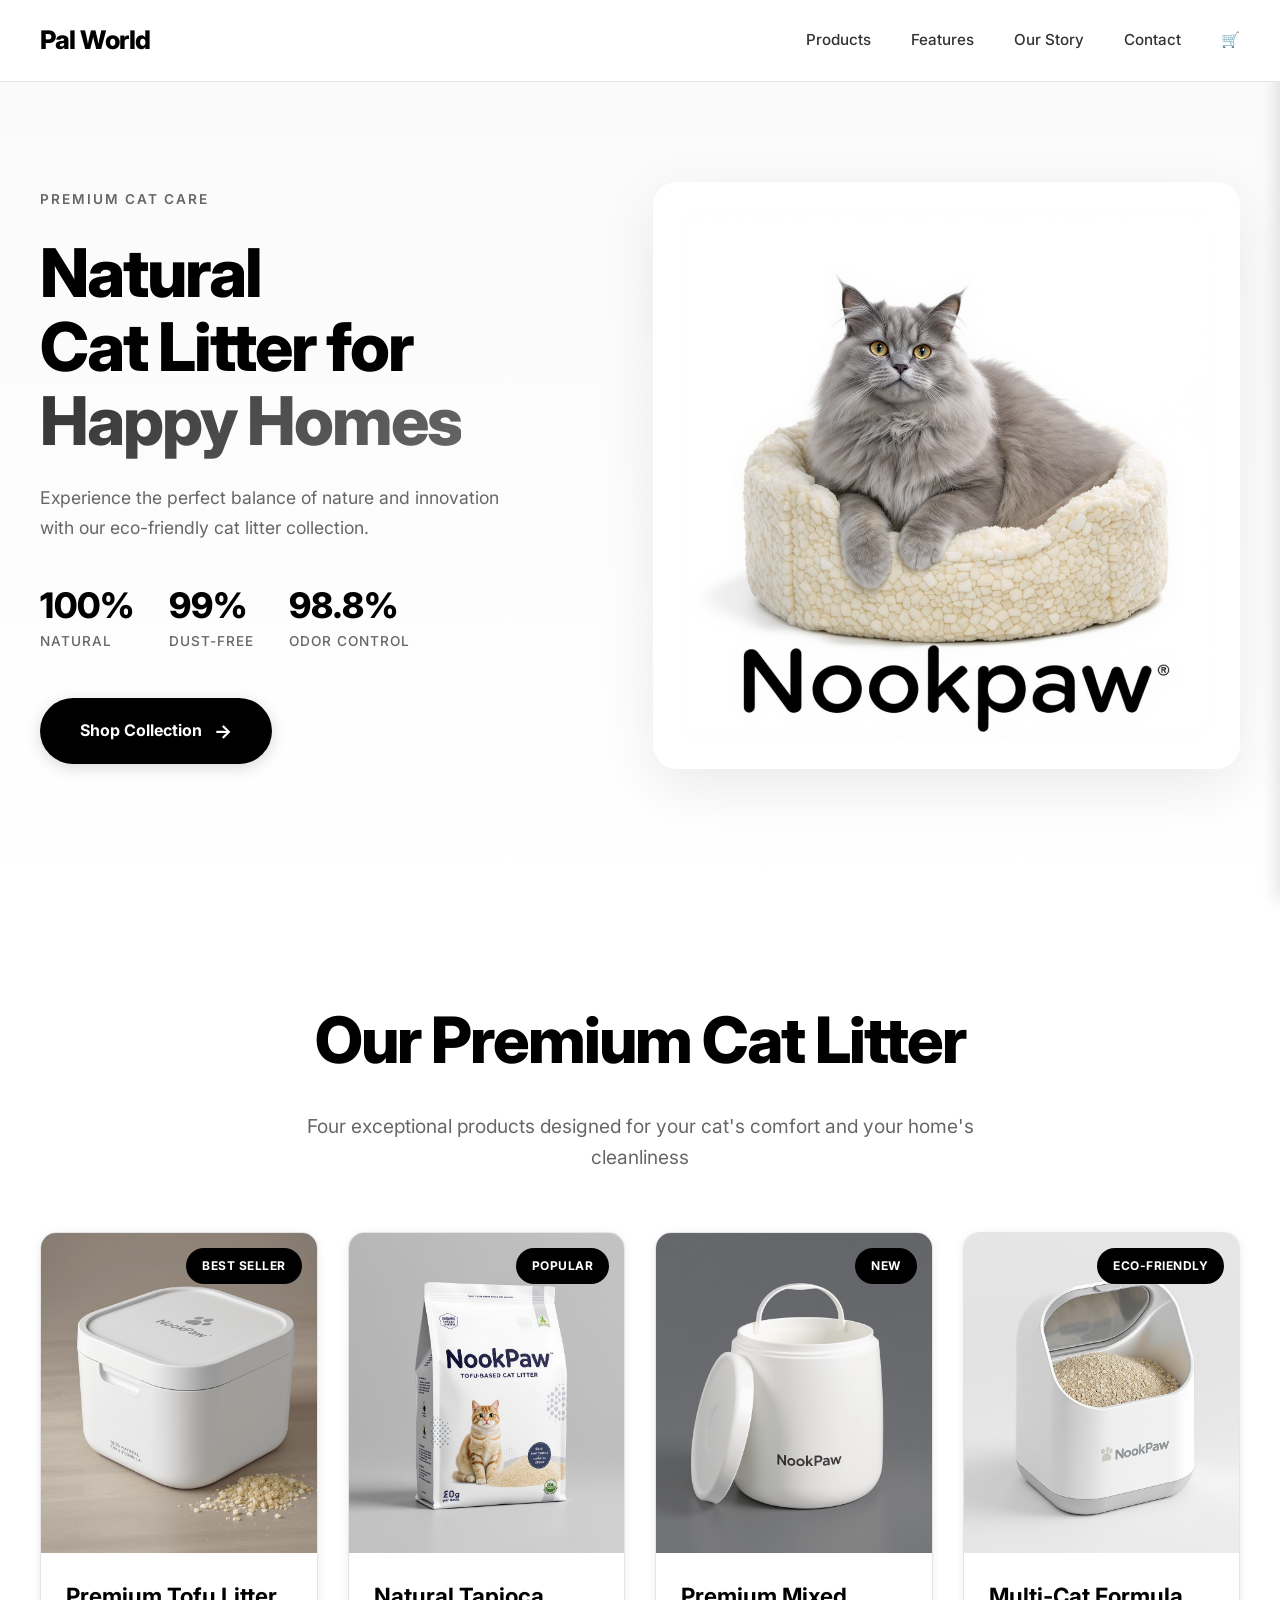
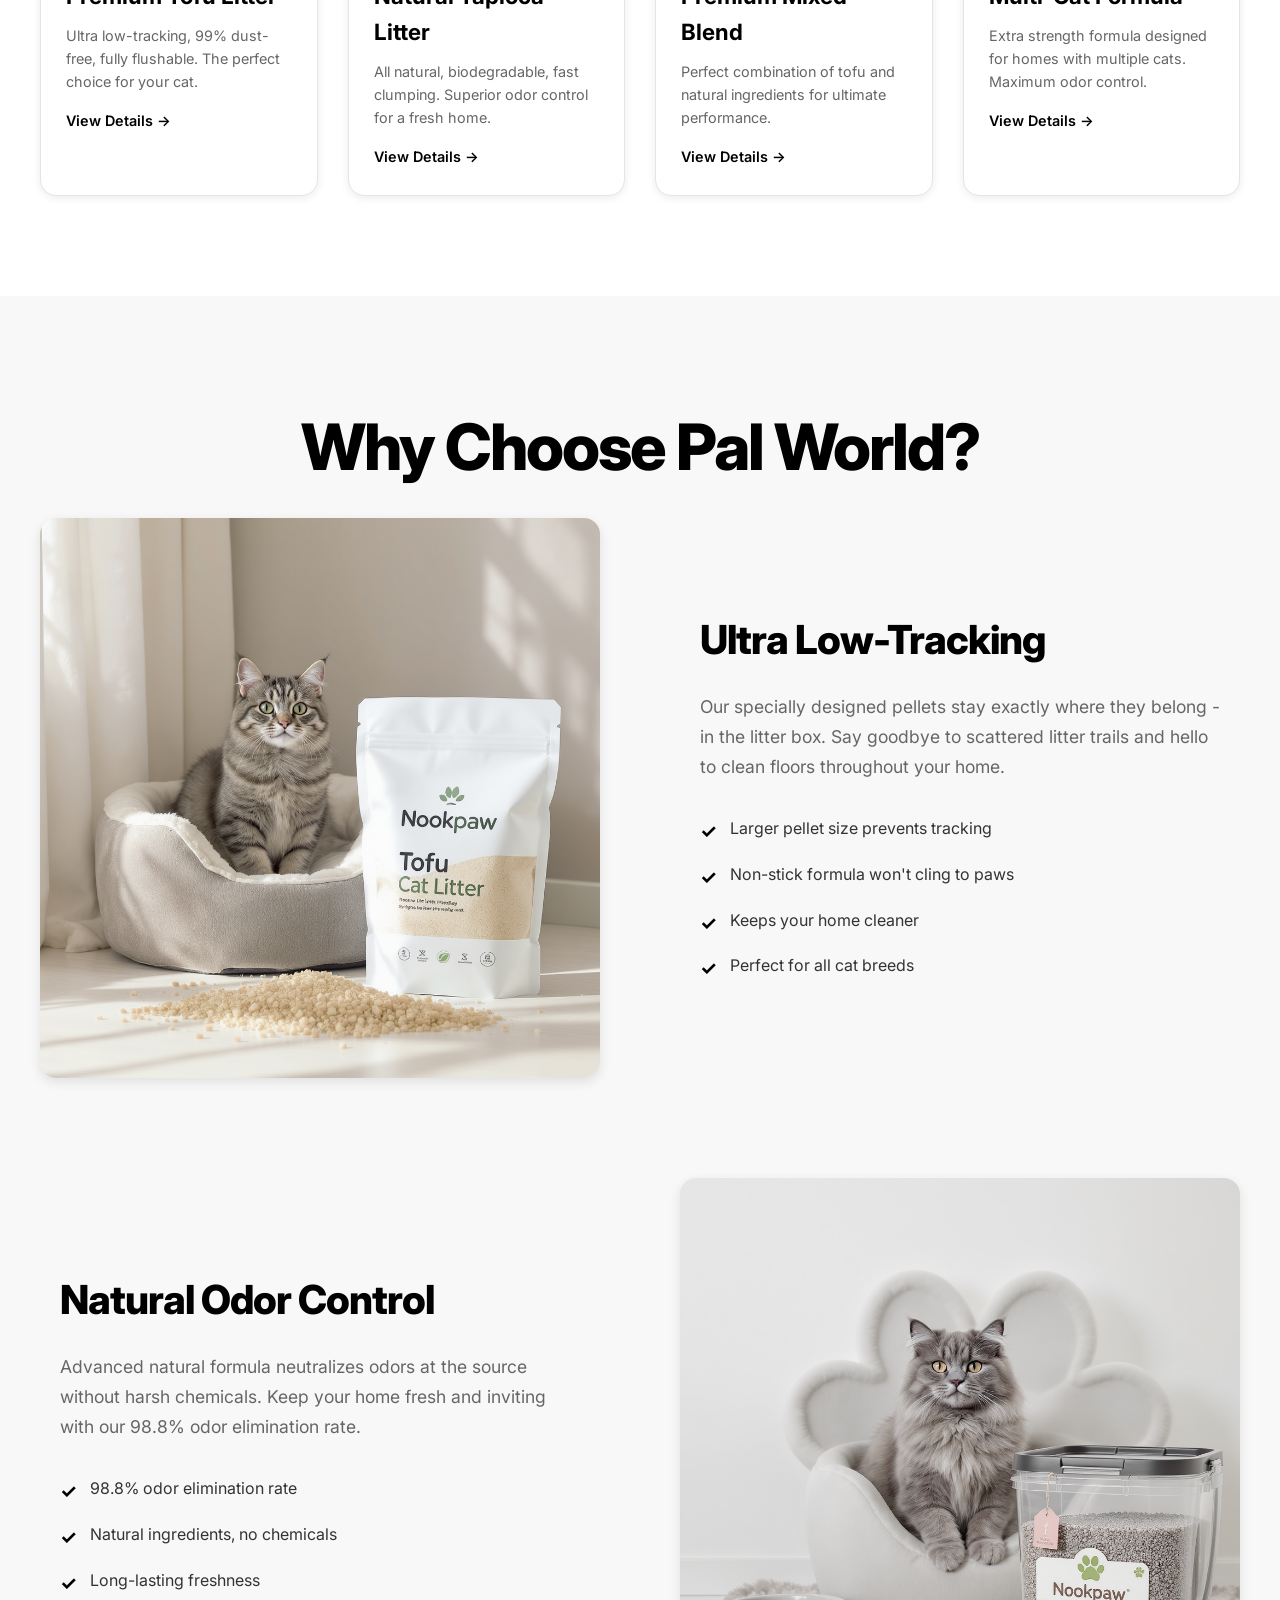
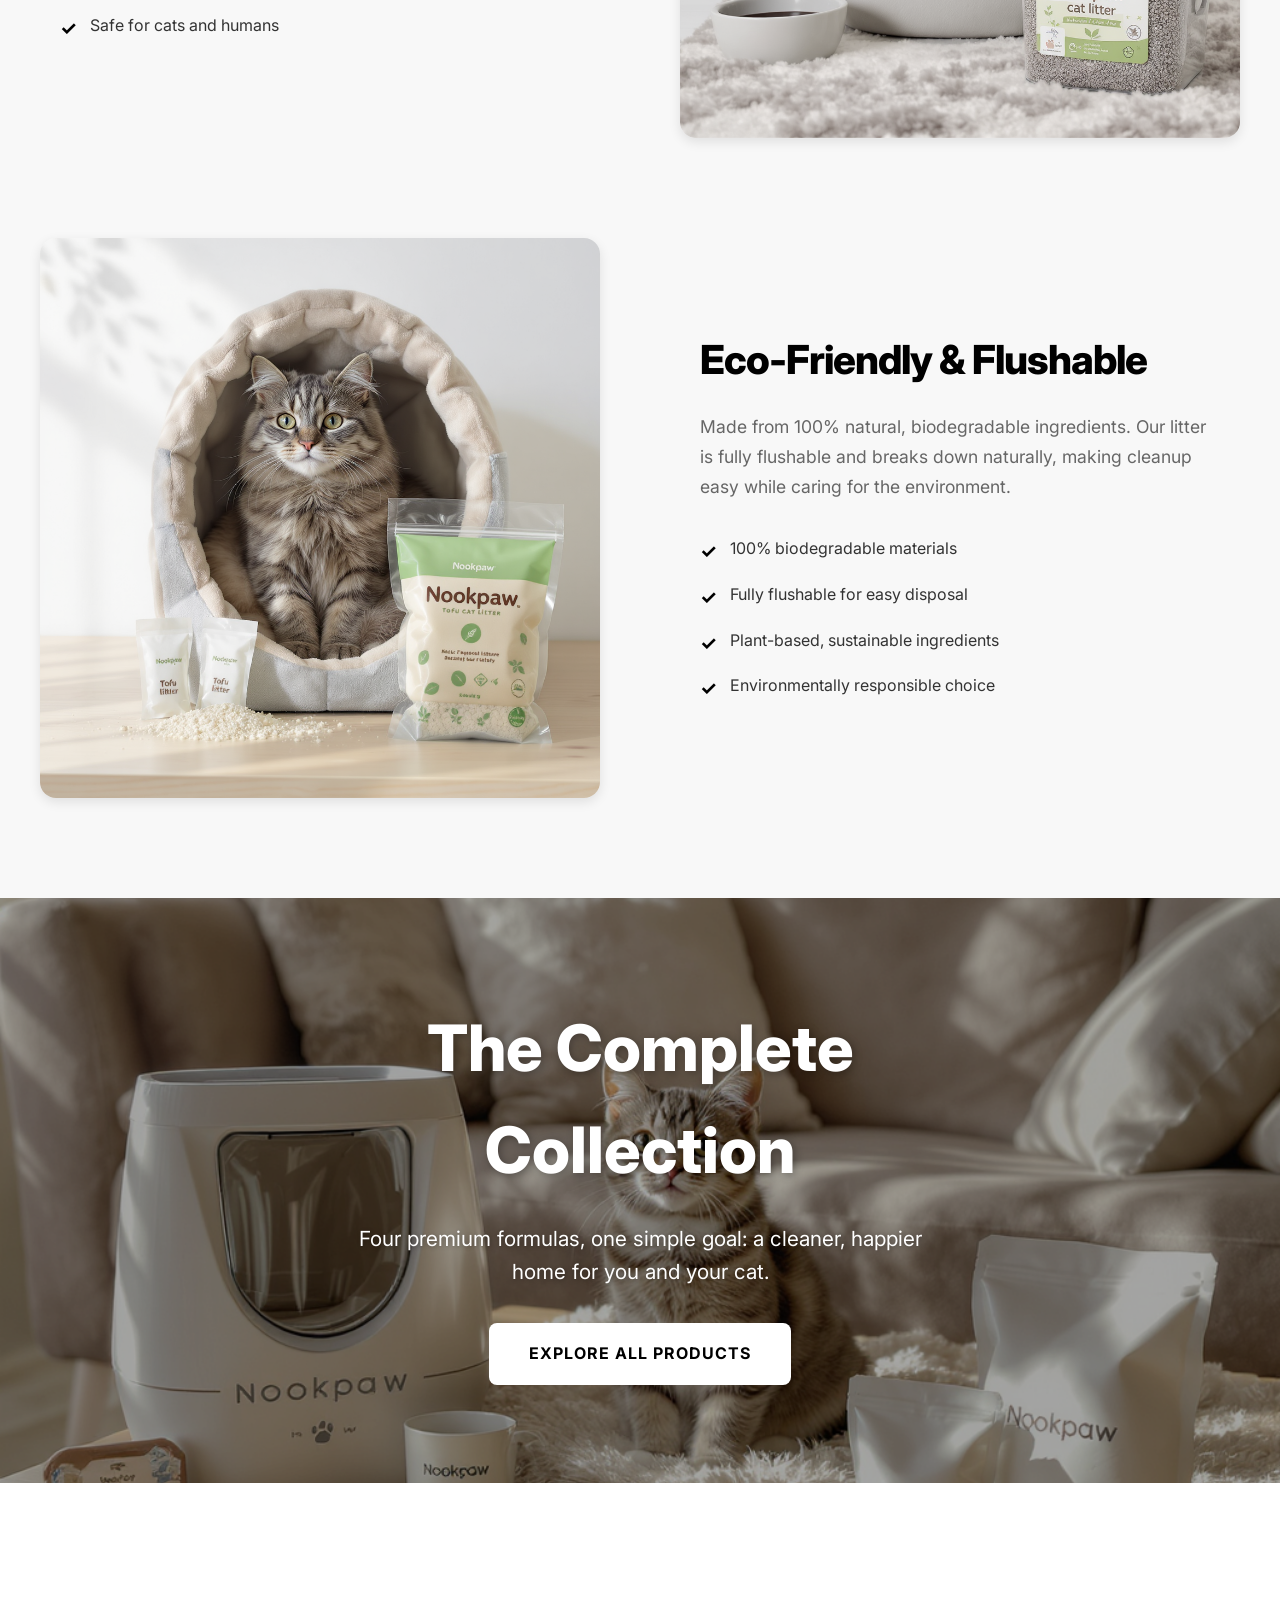
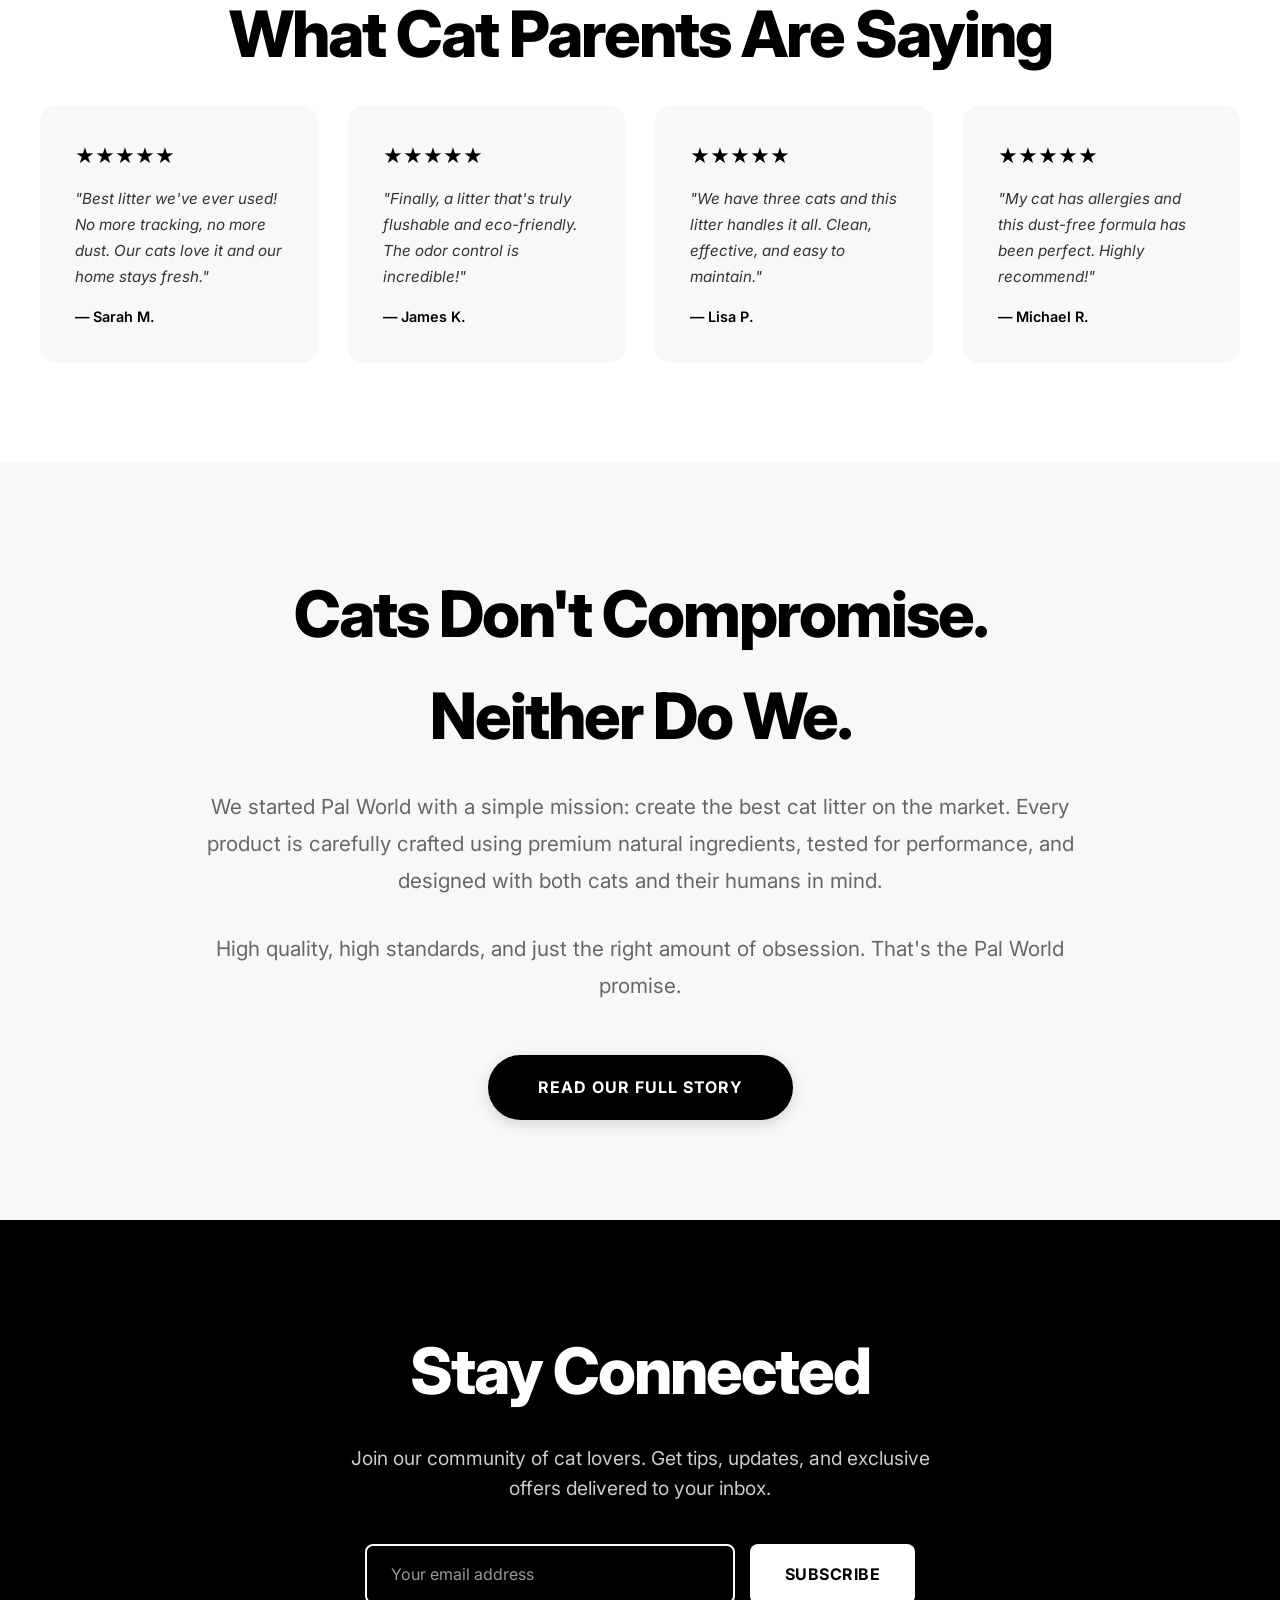
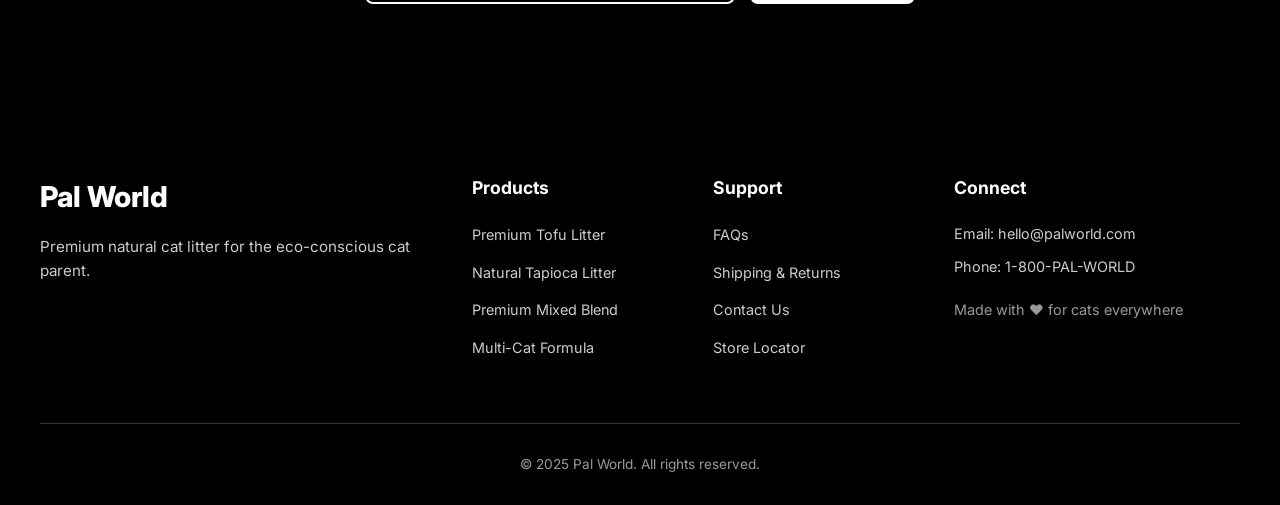
<file: index.html>
<!DOCTYPE html>
<html lang="en">
<head>
    <meta charset="UTF-8">
    <meta name="viewport" content="width=device-width, initial-scale=1.0">
    <title>Pal World - Premium Natural Cat Litter</title>
    <link rel="stylesheet" href="styles.css">
    <link rel="preconnect" href="https://fonts.googleapis.com">
    <link rel="preconnect" href="https://fonts.gstatic.com" crossorigin>
    <link href="https://fonts.googleapis.com/css2?family=Inter:wght@300;400;500;600;700;800&display=swap" rel="stylesheet">
    <link rel="stylesheet" href="cart.css">
</head>
<body>
    <!-- Cart Overlay -->
    <div class="cart-overlay" id="cart-overlay"></div>

    <!-- Cart Sidebar -->
    <div class="cart-sidebar" id="cart-sidebar">
        <div class="cart-header">
            <h2>Your Cart</h2>
            <button class="close-cart">&times;</button>
        </div>
        <div class="cart-body">
            <div class="empty-cart" id="empty-cart">
                <div class="empty-cart-icon">🛒</div>
                <p>Your cart is empty</p>
                <a href="products.html" class="btn-continue-shopping close-cart">Continue Shopping</a>
            </div>
            <div class="cart-content" id="cart-content" style="display: none;">
                <div id="cart-items"></div>
            </div>
        </div>
        <div class="cart-footer">
            <div class="cart-total-row">
                <span class="cart-total-label">Total:</span>
                <span class="cart-total-amount" id="cart-total">$0.00</span>
            </div>
            <button class="checkout-btn" id="checkout-btn">Proceed to Checkout</button>
        </div>
    </div>
    <!-- Navigation -->
    <nav class="navbar">
        <div class="nav-container">
            <div class="logo">
                <a href="#home">Pal World</a>
            </div>
            <ul class="nav-links">
                <li><a href="products.html">Products</a></li>
                <li><a href="#features">Features</a></li>
                <li><a href="story.html">Our Story</a></li>
                <li><a href="#contact">Contact</a></li>
                <li>
                    <a href="#" class="cart-icon">
                        🛒
                        <span class="cart-count">0</span>
                    </a>
                </li>
            </ul>
        </div>
    </nav>

    <!-- Hero Section - Overlap Design -->
    <section id="home" class="hero-overlap">
        <div class="hero-container-modern">
            <div class="hero-content-wrapper">
                <!-- Text Content -->
                <div class="hero-text-box">
                    <span class="tag-line">Premium Cat Care</span>
                    <h1 class="display-title">
                        Natural<br>
                        Cat Litter for<br>
                        <span class="title-emphasis">Happy Homes</span>
                    </h1>
                    <p class="lead-text">Experience the perfect balance of nature and innovation with our eco-friendly cat litter collection.</p>
                    
                    <div class="stats-row">
                        <div class="stat-box">
                            <div class="stat-value">100%</div>
                            <div class="stat-label">Natural</div>
                        </div>
                        <div class="stat-box">
                            <div class="stat-value">99%</div>
                            <div class="stat-label">Dust-Free</div>
                        </div>
                        <div class="stat-box">
                            <div class="stat-value">98.8%</div>
                            <div class="stat-label">Odor Control</div>
                        </div>
                    </div>
                    
                    <a href="products.html" class="cta-button-modern">
                        <span>Shop Collection</span>
                        <span class="arrow">→</span>
                    </a>
                </div>
                
                <!-- Image Content -->
                <div class="hero-image-box">
                    <div class="image-frame">
                        <img src="img/web (1).png" alt="Pal World Products" class="main-hero-image">
                    </div>
                </div>
            </div>
        </div>
    </section>

    <!-- Products Section -->
    <section id="products" class="products-main">
        <div class="wide-container">
            <h2 class="section-title-xl">Our Premium Cat Litter</h2>
            <p class="section-subtitle">Four exceptional products designed for your cat's comfort and your home's cleanliness</p>
            
            <div class="products-grid-four">
                <!-- Product 1 -->
                <div class="product-card-large">
                    <a href="product-1.html" class="product-link-full">
                        <div class="product-image-container">
                            <img src="img/product (1).png" alt="Premium Cat Litter Product 1" class="product-img">
                            <span class="product-badge-top">Best Seller</span>
                        </div>
                        <div class="product-info-card">
                            <h3 class="product-title-card">Premium Tofu Litter</h3>
                            <p class="product-desc-card">Ultra low-tracking, 99% dust-free, fully flushable. The perfect choice for your cat.</p>
                            <span class="shop-link-arrow">View Details →</span>
                        </div>
                    </a>
                </div>

                <!-- Product 2 -->
                <div class="product-card-large">
                    <a href="product-2.html" class="product-link-full">
                        <div class="product-image-container">
                            <img src="img/product (2).png" alt="Premium Cat Litter Product 2" class="product-img">
                            <span class="product-badge-top">Popular</span>
                        </div>
                        <div class="product-info-card">
                            <h3 class="product-title-card">Natural Tapioca Litter</h3>
                            <p class="product-desc-card">All natural, biodegradable, fast clumping. Superior odor control for a fresh home.</p>
                            <span class="shop-link-arrow">View Details →</span>
                        </div>
                    </a>
                </div>

                <!-- Product 3 -->
                <div class="product-card-large">
                    <a href="product-3.html" class="product-link-full">
                        <div class="product-image-container">
                            <img src="img/product (3).png" alt="Premium Cat Litter Product 3" class="product-img">
                            <span class="product-badge-top">New</span>
                        </div>
                        <div class="product-info-card">
                            <h3 class="product-title-card">Premium Mixed Blend</h3>
                            <p class="product-desc-card">Perfect combination of tofu and natural ingredients for ultimate performance.</p>
                            <span class="shop-link-arrow">View Details →</span>
                        </div>
                    </a>
                </div>

                <!-- Product 4 -->
                <div class="product-card-large">
                    <a href="product-4.html" class="product-link-full">
                        <div class="product-image-container">
                            <img src="img/product (4).png" alt="Premium Cat Litter Product 4" class="product-img">
                            <span class="product-badge-top">Eco-Friendly</span>
                        </div>
                        <div class="product-info-card">
                            <h3 class="product-title-card">Multi-Cat Formula</h3>
                            <p class="product-desc-card">Extra strength formula designed for homes with multiple cats. Maximum odor control.</p>
                            <span class="shop-link-arrow">View Details →</span>
                        </div>
                    </a>
                </div>
            </div>
        </div>
    </section>

    <!-- Features Detail Section with Litter Images -->
    <section id="features" class="features-detail">
        <div class="wide-container">
            <h2 class="section-title-xl">Why Choose Pal World?</h2>
            
            <!-- Feature 1 -->
            <div class="feature-row">
                <div class="feature-image-col">
                    <img src="img/litter (1).png" alt="Ultra Low Tracking Litter" class="feature-detail-img">
                </div>
                <div class="feature-text-col">
                    <h3 class="feature-heading">Ultra Low-Tracking</h3>
                    <p class="feature-description">Our specially designed pellets stay exactly where they belong - in the litter box. Say goodbye to scattered litter trails and hello to clean floors throughout your home.</p>
                    <ul class="feature-list">
                        <li>Larger pellet size prevents tracking</li>
                        <li>Non-stick formula won't cling to paws</li>
                        <li>Keeps your home cleaner</li>
                        <li>Perfect for all cat breeds</li>
                    </ul>
                </div>
            </div>

            <!-- Feature 2 -->
            <div class="feature-row reverse">
                <div class="feature-image-col">
                    <img src="img/litter (2).png" alt="Natural Odor Control" class="feature-detail-img">
                </div>
                <div class="feature-text-col">
                    <h3 class="feature-heading">Natural Odor Control</h3>
                    <p class="feature-description">Advanced natural formula neutralizes odors at the source without harsh chemicals. Keep your home fresh and inviting with our 98.8% odor elimination rate.</p>
                    <ul class="feature-list">
                        <li>98.8% odor elimination rate</li>
                        <li>Natural ingredients, no chemicals</li>
                        <li>Long-lasting freshness</li>
                        <li>Safe for cats and humans</li>
                    </ul>
                </div>
            </div>

            <!-- Feature 3 -->
            <div class="feature-row">
                <div class="feature-image-col">
                    <img src="img/litter (3).png" alt="Eco-Friendly and Flushable" class="feature-detail-img">
                </div>
                <div class="feature-text-col">
                    <h3 class="feature-heading">Eco-Friendly & Flushable</h3>
                    <p class="feature-description">Made from 100% natural, biodegradable ingredients. Our litter is fully flushable and breaks down naturally, making cleanup easy while caring for the environment.</p>
                    <ul class="feature-list">
                        <li>100% biodegradable materials</li>
                        <li>Fully flushable for easy disposal</li>
                        <li>Plant-based, sustainable ingredients</li>
                        <li>Environmentally responsible choice</li>
                    </ul>
                </div>
            </div>
        </div>
    </section>

    <!-- Full Width Banner with Web Image 3 -->
    <section class="promo-banner">
        <div class="promo-full">
            <img src="img/web (3).png" alt="Pal World Cat Litter Collection" class="promo-image">
            <div class="promo-overlay">
                <div class="promo-content">
                    <h2 class="promo-title">The Complete Collection</h2>
                    <p class="promo-text">Four premium formulas, one simple goal: a cleaner, happier home for you and your cat.</p>
                    <a href="products.html" class="cta-button-white">Explore All Products</a>
                </div>
            </div>
        </div>
    </section>

    <!-- Testimonials Section -->
    <section class="testimonials-section">
        <div class="wide-container">
            <h2 class="section-title-xl">What Cat Parents Are Saying</h2>
            <div class="testimonials-grid-modern">
                <div class="testimonial-card-modern">
                    <div class="stars">★★★★★</div>
                    <p class="testimonial-quote">"Best litter we've ever used! No more tracking, no more dust. Our cats love it and our home stays fresh."</p>
                    <p class="testimonial-author">— Sarah M.</p>
                </div>
                <div class="testimonial-card-modern">
                    <div class="stars">★★★★★</div>
                    <p class="testimonial-quote">"Finally, a litter that's truly flushable and eco-friendly. The odor control is incredible!"</p>
                    <p class="testimonial-author">— James K.</p>
                </div>
                <div class="testimonial-card-modern">
                    <div class="stars">★★★★★</div>
                    <p class="testimonial-quote">"We have three cats and this litter handles it all. Clean, effective, and easy to maintain."</p>
                    <p class="testimonial-author">— Lisa P.</p>
                </div>
                <div class="testimonial-card-modern">
                    <div class="stars">★★★★★</div>
                    <p class="testimonial-quote">"My cat has allergies and this dust-free formula has been perfect. Highly recommend!"</p>
                    <p class="testimonial-author">— Michael R.</p>
                </div>
            </div>
        </div>
    </section>

    <!-- About Section -->
    <section id="about" class="about-section-modern">
        <div class="wide-container">
            <h2 class="section-title-xl">Cats Don't Compromise.<br>Neither Do We.</h2>
            <p class="about-text-large">We started Pal World with a simple mission: create the best cat litter on the market. Every product is carefully crafted using premium natural ingredients, tested for performance, and designed with both cats and their humans in mind.</p>
            <p class="about-text-large">High quality, high standards, and just the right amount of obsession. That's the Pal World promise.</p>
            <div class="about-cta">
                <a href="story.html" class="btn-our-story">Read Our Full Story</a>
            </div>
        </div>
    </section>

    <!-- Newsletter Section -->
    <section class="newsletter-modern">
        <div class="wide-container">
            <h2 class="section-title-xl">Stay Connected</h2>
            <p class="newsletter-text">Join our community of cat lovers. Get tips, updates, and exclusive offers delivered to your inbox.</p>
            <form class="newsletter-form-modern">
                <input type="email" placeholder="Your email address" class="newsletter-input-modern" required>
                <button type="submit" class="newsletter-button-modern">Subscribe</button>
            </form>
        </div>
    </section>

    <!-- Footer -->
    <footer id="contact" class="footer-modern">
        <div class="footer-container-modern">
            <div class="footer-grid-modern">
                <div class="footer-col">
                    <h3 class="footer-logo-text">Pal World</h3>
                    <p class="footer-tagline">Premium natural cat litter for the eco-conscious cat parent.</p>
                </div>
                <div class="footer-col">
                    <h4 class="footer-heading">Products</h4>
                    <ul class="footer-links-list">
                        <li><a href="product-1.html">Premium Tofu Litter</a></li>
                        <li><a href="product-2.html">Natural Tapioca Litter</a></li>
                        <li><a href="product-3.html">Premium Mixed Blend</a></li>
                        <li><a href="product-4.html">Multi-Cat Formula</a></li>
                    </ul>
                </div>
                <div class="footer-col">
                    <h4 class="footer-heading">Support</h4>
                    <ul class="footer-links-list">
                        <li><a href="#">FAQs</a></li>
                        <li><a href="#">Shipping & Returns</a></li>
                        <li><a href="#">Contact Us</a></li>
                        <li><a href="#">Store Locator</a></li>
                    </ul>
                </div>
                <div class="footer-col">
                    <h4 class="footer-heading">Connect</h4>
                    <p class="footer-contact">Email: hello@palworld.com</p>
                    <p class="footer-contact">Phone: 1-800-PAL-WORLD</p>
                    <p class="footer-made">Made with ♥ for cats everywhere</p>
                </div>
            </div>
            <div class="footer-bottom-bar">
                <p>&copy; 2025 Pal World. All rights reserved.</p>
            </div>
        </div>
    </footer>

    <script src="cart.js"></script>
</body>
</html>
</file>
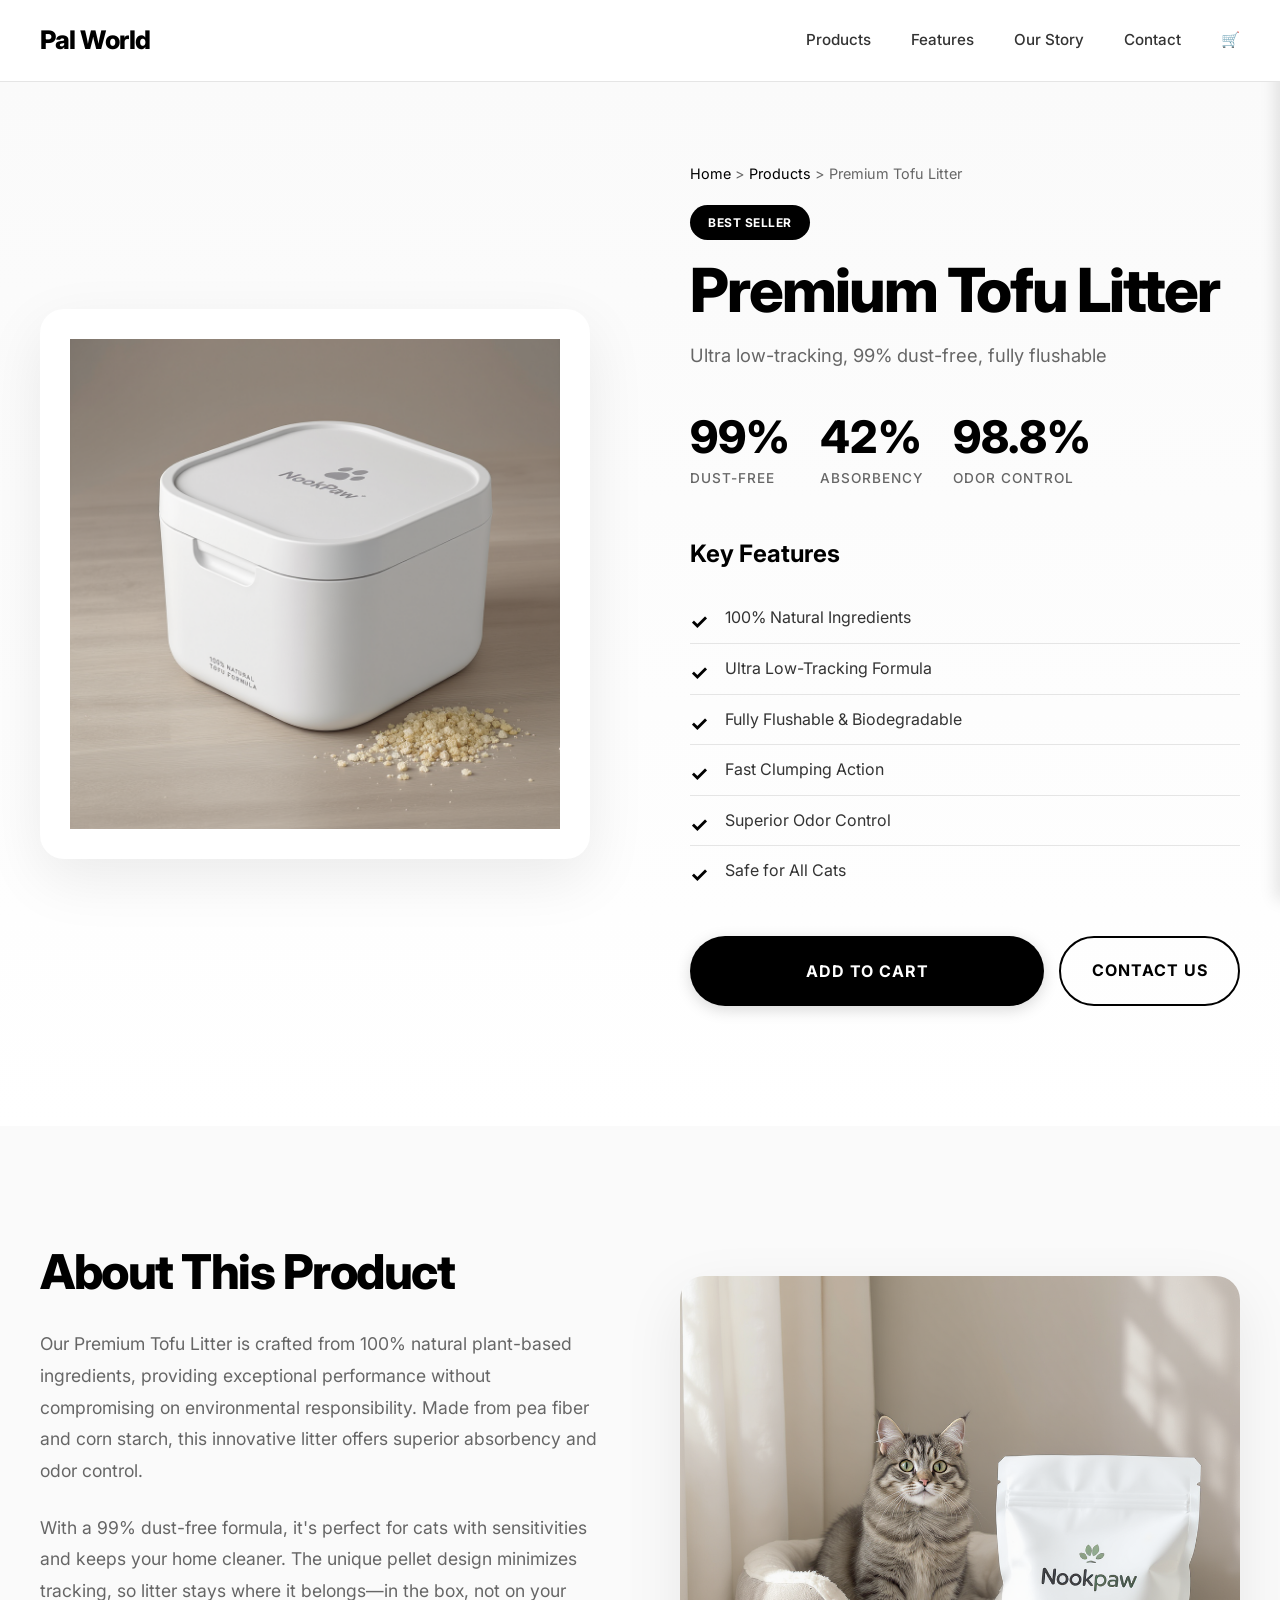
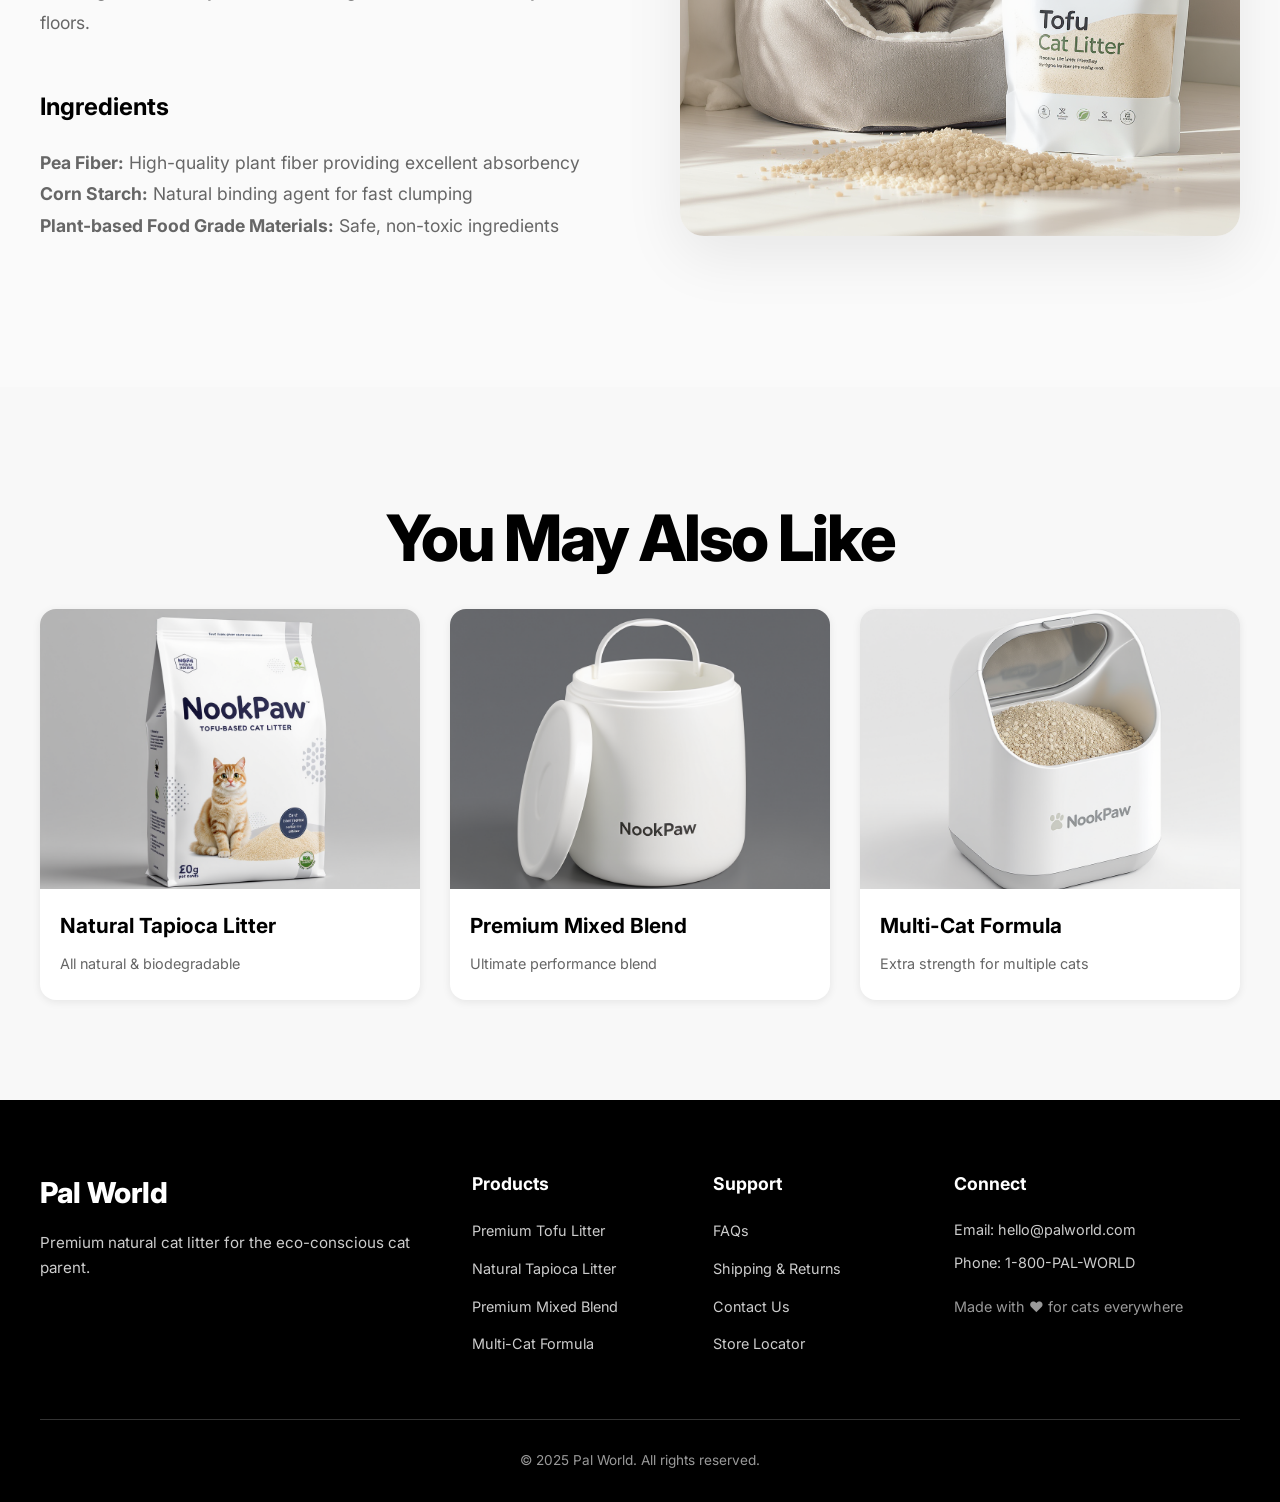
<file: product-1.html>
<!DOCTYPE html>
<html lang="en">
<head>
    <meta charset="UTF-8">
    <meta name="viewport" content="width=device-width, initial-scale=1.0">
    <title>Premium Tofu Litter - Pal World</title>
    <link rel="stylesheet" href="styles.css">
    <link rel="stylesheet" href="product-page.css">
    <link rel="preconnect" href="https://fonts.googleapis.com">
    <link rel="preconnect" href="https://fonts.gstatic.com" crossorigin>
    <link href="https://fonts.googleapis.com/css2?family=Inter:wght@300;400;500;600;700;800&display=swap" rel="stylesheet">
    <link rel="stylesheet" href="cart.css">
</head>
<body>
    <!-- Cart Overlay -->
    <div class="cart-overlay" id="cart-overlay"></div>

    <!-- Cart Sidebar -->
    <div class="cart-sidebar" id="cart-sidebar">
        <div class="cart-header">
            <h2>Your Cart</h2>
            <button class="close-cart">&times;</button>
        </div>
        <div class="cart-body">
            <div class="empty-cart" id="empty-cart">
                <div class="empty-cart-icon">🛒</div>
                <p>Your cart is empty</p>
                <a href="products.html" class="btn-continue-shopping close-cart">Continue Shopping</a>
            </div>
            <div class="cart-content" id="cart-content" style="display: none;">
                <div id="cart-items"></div>
            </div>
        </div>
        <div class="cart-footer">
            <div class="cart-total-row">
                <span class="cart-total-label">Total:</span>
                <span class="cart-total-amount" id="cart-total">$0.00</span>
            </div>
            <button class="checkout-btn" id="checkout-btn">Proceed to Checkout</button>
        </div>
    </div>
    <!-- Navigation -->
    <nav class="navbar">
        <div class="nav-container">
            <div class="logo">
                <a href="index.html">Pal World</a>
            </div>
            <ul class="nav-links">
                <li><a href="products.html">Products</a></li>
                <li><a href="index.html#features">Features</a></li>
                <li><a href="story.html">Our Story</a></li>
                <li><a href="index.html#contact">Contact</a></li>
                <li>
                    <a href="#" class="cart-icon">
                        🛒
                        <span class="cart-count">0</span>
                    </a>
                </li>
            </ul>
        </div>
    </nav>

    <!-- Product Detail Hero -->
    <section class="product-hero">
        <div class="product-hero-container">
            <div class="product-image-large">
                <img src="img/product (1).png" alt="Premium Tofu Litter" class="product-detail-img">
            </div>
            <div class="product-details">
                <div class="breadcrumb-nav">
                    <a href="index.html">Home</a> > <a href="index.html#products">Products</a> > <span>Premium Tofu Litter</span>
                </div>
                <span class="product-badge-detail">Best Seller</span>
                <h1 class="product-name-detail">Premium Tofu Litter</h1>
                <p class="product-tagline">Ultra low-tracking, 99% dust-free, fully flushable</p>
                
                <div class="product-highlights">
                    <div class="highlight-item">
                        <h3>99%</h3>
                        <p>Dust-Free</p>
                    </div>
                    <div class="highlight-item">
                        <h3>42%</h3>
                        <p>Absorbency</p>
                    </div>
                    <div class="highlight-item">
                        <h3>98.8%</h3>
                        <p>Odor Control</p>
                    </div>
                </div>

                <div class="product-features-detail">
                    <h3>Key Features</h3>
                    <ul class="features-checklist">
                        <li>100% Natural Ingredients</li>
                        <li>Ultra Low-Tracking Formula</li>
                        <li>Fully Flushable & Biodegradable</li>
                        <li>Fast Clumping Action</li>
                        <li>Superior Odor Control</li>
                        <li>Safe for All Cats</li>
                    </ul>
                </div>

                <div class="product-cta">
                    <button class="btn-add-cart" 
                            data-id="product-1" 
                            data-name="Premium Tofu Litter" 
                            data-price="24.99" 
                            data-image="img/product (1).png">
                        Add to Cart
                    </button>
                    <a href="index.html#contact" class="btn-contact">Contact Us</a>
                </div>
            </div>
        </div>
    </section>

    <!-- Product Description -->
    <section class="product-description-section">
        <div class="wide-container">
            <div class="description-grid">
                <div class="description-content">
                    <h2>About This Product</h2>
                    <p>Our Premium Tofu Litter is crafted from 100% natural plant-based ingredients, providing exceptional performance without compromising on environmental responsibility. Made from pea fiber and corn starch, this innovative litter offers superior absorbency and odor control.</p>
                    <p>With a 99% dust-free formula, it's perfect for cats with sensitivities and keeps your home cleaner. The unique pellet design minimizes tracking, so litter stays where it belongs—in the box, not on your floors.</p>
                    
                    <h3>Ingredients</h3>
                    <p><strong>Pea Fiber:</strong> High-quality plant fiber providing excellent absorbency<br>
                    <strong>Corn Starch:</strong> Natural binding agent for fast clumping<br>
                    <strong>Plant-based Food Grade Materials:</strong> Safe, non-toxic ingredients</p>
                </div>
                <div class="description-image">
                    <img src="img/litter (1).png" alt="Tofu Litter Details" class="desc-img">
                </div>
            </div>
        </div>
    </section>

    <!-- Related Products -->
    <section class="related-products-section">
        <div class="wide-container">
            <h2 class="section-title-xl">You May Also Like</h2>
            <div class="related-products-grid">
                <div class="related-product-card">
                    <a href="product-2.html">
                        <img src="img/product (2).png" alt="Natural Tapioca Litter" class="related-img">
                        <h3>Natural Tapioca Litter</h3>
                        <p>All natural & biodegradable</p>
                    </a>
                </div>
                <div class="related-product-card">
                    <a href="product-3.html">
                        <img src="img/product (3).png" alt="Premium Mixed Blend" class="related-img">
                        <h3>Premium Mixed Blend</h3>
                        <p>Ultimate performance blend</p>
                    </a>
                </div>
                <div class="related-product-card">
                    <a href="product-4.html">
                        <img src="img/product (4).png" alt="Multi-Cat Formula" class="related-img">
                        <h3>Multi-Cat Formula</h3>
                        <p>Extra strength for multiple cats</p>
                    </a>
                </div>
            </div>
        </div>
    </section>

    <!-- Footer -->
    <footer class="footer-modern">
        <div class="footer-container-modern">
            <div class="footer-grid-modern">
                <div class="footer-col">
                    <h3 class="footer-logo-text">Pal World</h3>
                    <p class="footer-tagline">Premium natural cat litter for the eco-conscious cat parent.</p>
                </div>
                <div class="footer-col">
                    <h4 class="footer-heading">Products</h4>
                    <ul class="footer-links-list">
                        <li><a href="product-1.html">Premium Tofu Litter</a></li>
                        <li><a href="product-2.html">Natural Tapioca Litter</a></li>
                        <li><a href="product-3.html">Premium Mixed Blend</a></li>
                        <li><a href="product-4.html">Multi-Cat Formula</a></li>
                    </ul>
                </div>
                <div class="footer-col">
                    <h4 class="footer-heading">Support</h4>
                    <ul class="footer-links-list">
                        <li><a href="#">FAQs</a></li>
                        <li><a href="#">Shipping & Returns</a></li>
                        <li><a href="#">Contact Us</a></li>
                        <li><a href="#">Store Locator</a></li>
                    </ul>
                </div>
                <div class="footer-col">
                    <h4 class="footer-heading">Connect</h4>
                    <p class="footer-contact">Email: hello@palworld.com</p>
                    <p class="footer-contact">Phone: 1-800-PAL-WORLD</p>
                    <p class="footer-made">Made with ♥ for cats everywhere</p>
                </div>
            </div>
            <div class="footer-bottom-bar">
                <p>&copy; 2025 Pal World. All rights reserved.</p>
            </div>
        </div>
    </footer>

    <script src="cart.js"></script>
</body>
</html>
</file>
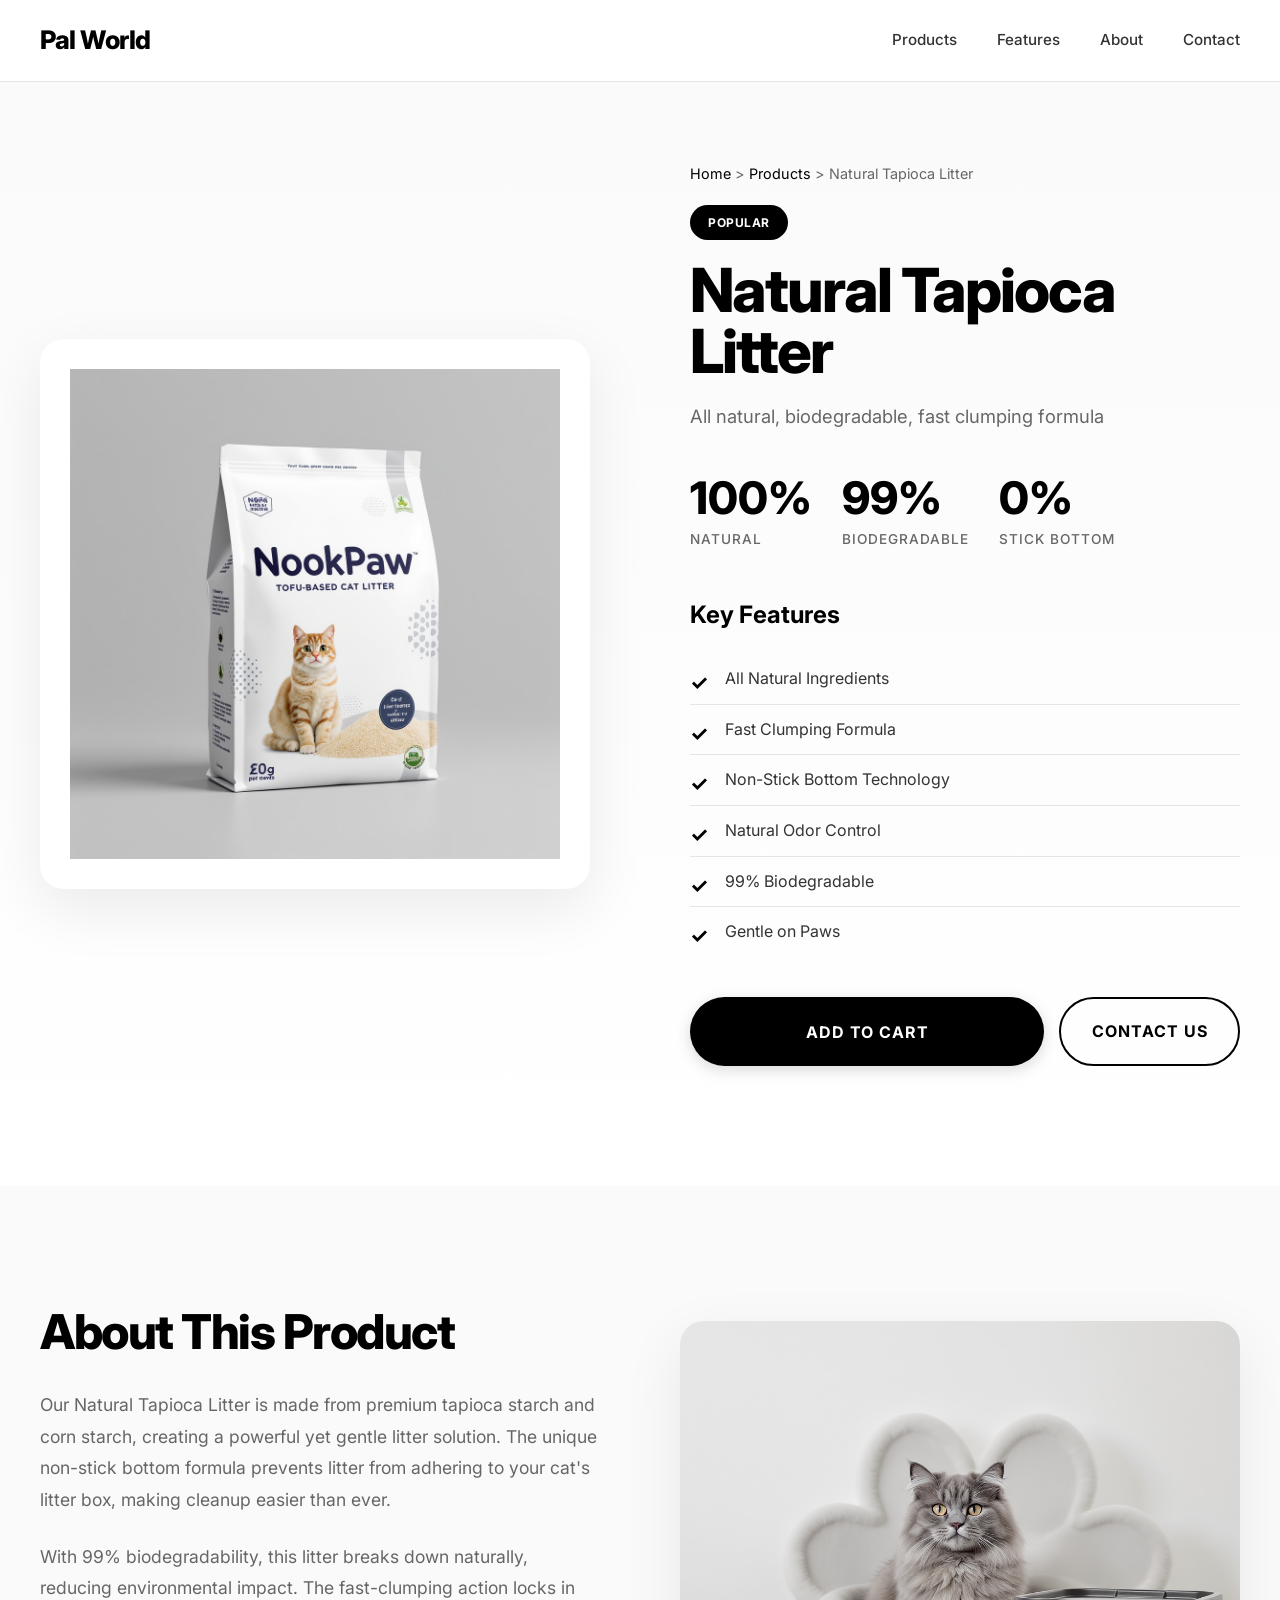
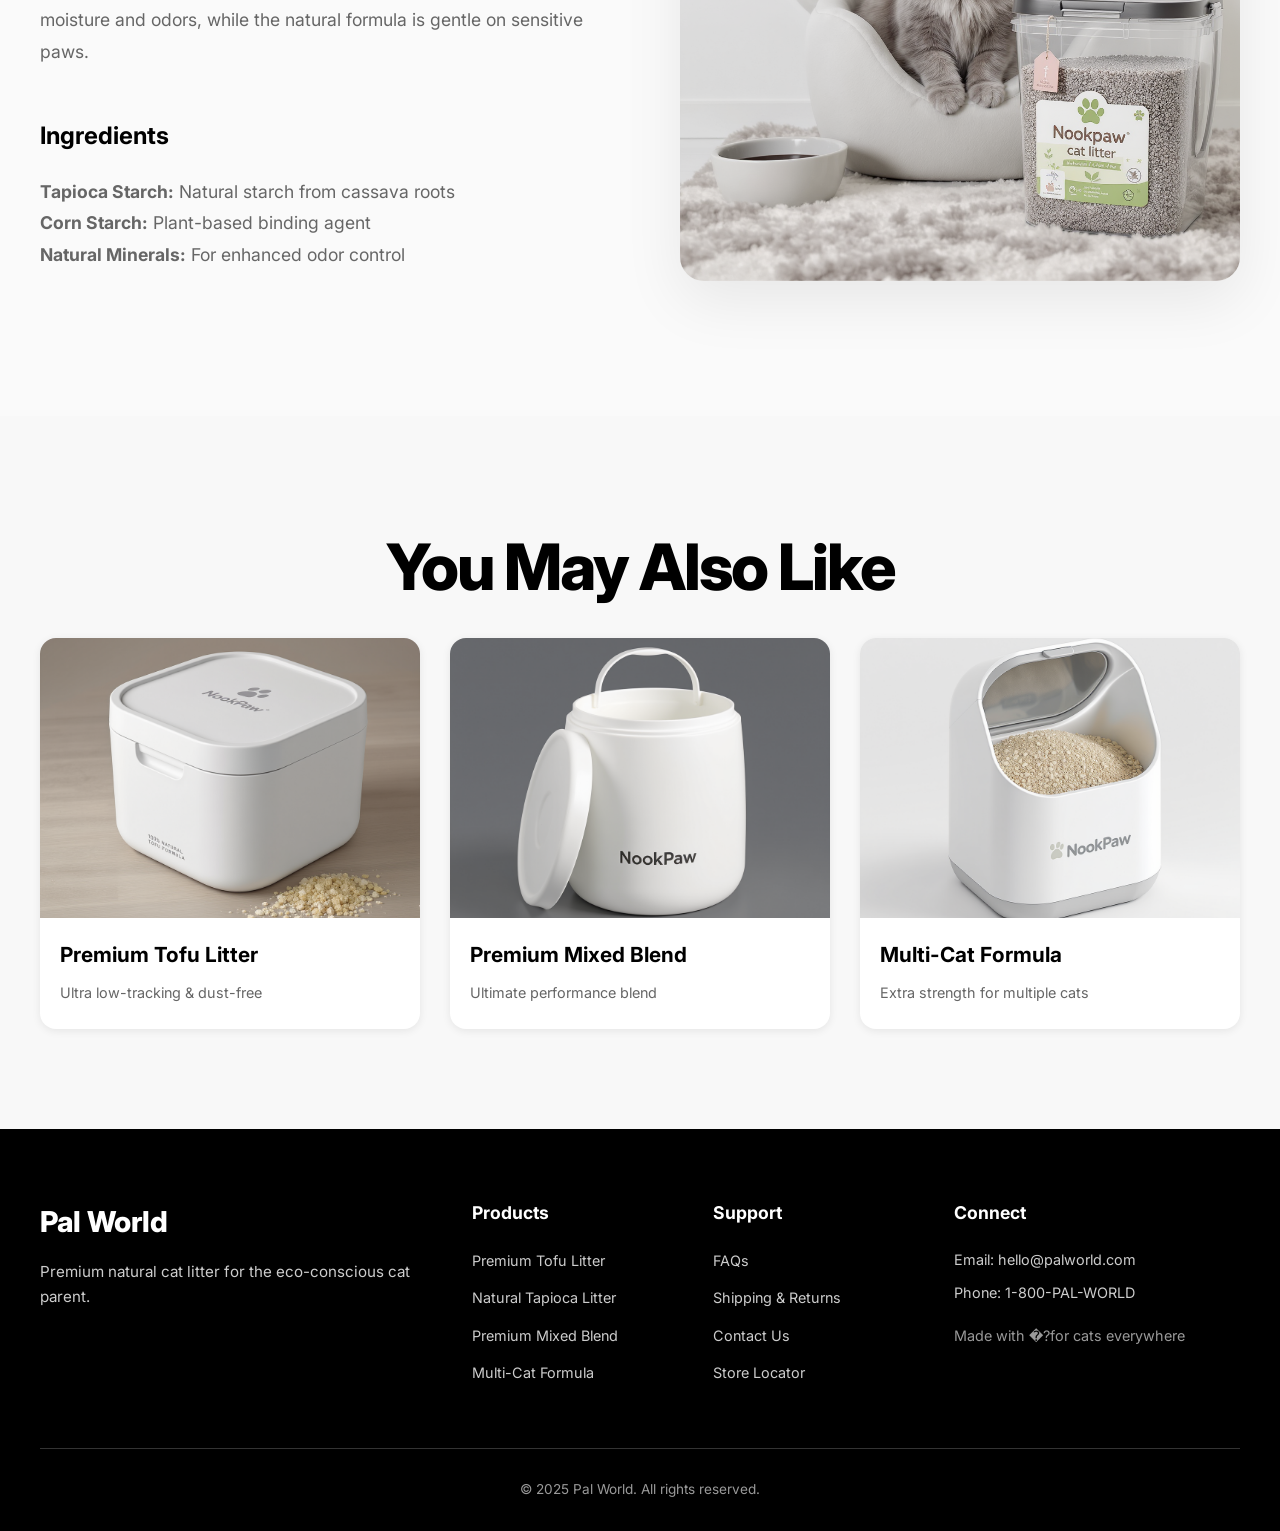
<file: product-2.html>
<!DOCTYPE html>
<html lang="en">
<head>
    <meta charset="UTF-8">
    <meta name="viewport" content="width=device-width, initial-scale=1.0">
    <title>Natural Tapioca Litter - Pal World</title>
    <link rel="stylesheet" href="styles.css">
    <link rel="stylesheet" href="product-page.css">
    <link rel="preconnect" href="https://fonts.googleapis.com">
    <link rel="preconnect" href="https://fonts.gstatic.com" crossorigin>
    <link href="https://fonts.googleapis.com/css2?family=Inter:wght@300;400;500;600;700;800&display=swap" rel="stylesheet">
</head>
<body>
    <!-- Navigation -->
    <nav class="navbar">
        <div class="nav-container">
            <div class="logo">
                <a href="index.html">Pal World</a>
            </div>
            <ul class="nav-links">
                <li><a href="index.html#products">Products</a></li>
                <li><a href="index.html#features">Features</a></li>
                <li><a href="index.html#about">About</a></li>
                <li><a href="index.html#contact">Contact</a></li>
            </ul>
        </div>
    </nav>

    <!-- Product Detail Hero -->
    <section class="product-hero">
        <div class="product-hero-container">
            <div class="product-image-large">
                <img src="img/product (2).png" alt="Natural Tapioca Litter" class="product-detail-img">
            </div>
            <div class="product-details">
                <div class="breadcrumb-nav">
                    <a href="index.html">Home</a> > <a href="index.html#products">Products</a> > <span>Natural Tapioca Litter</span>
                </div>
                <span class="product-badge-detail">Popular</span>
                <h1 class="product-name-detail">Natural Tapioca Litter</h1>
                <p class="product-tagline">All natural, biodegradable, fast clumping formula</p>
                
                <div class="product-highlights">
                    <div class="highlight-item">
                        <h3>100%</h3>
                        <p>Natural</p>
                    </div>
                    <div class="highlight-item">
                        <h3>99%</h3>
                        <p>Biodegradable</p>
                    </div>
                    <div class="highlight-item">
                        <h3>0%</h3>
                        <p>Stick Bottom</p>
                    </div>
                </div>

                <div class="product-features-detail">
                    <h3>Key Features</h3>
                    <ul class="features-checklist">
                        <li>All Natural Ingredients</li>
                        <li>Fast Clumping Formula</li>
                        <li>Non-Stick Bottom Technology</li>
                        <li>Natural Odor Control</li>
                        <li>99% Biodegradable</li>
                        <li>Gentle on Paws</li>
                    </ul>
                </div>

                <div class="product-cta">
                    <button class="btn-add-cart">Add to Cart</button>
                    <a href="index.html#contact" class="btn-contact">Contact Us</a>
                </div>
            </div>
        </div>
    </section>

    <!-- Product Description -->
    <section class="product-description-section">
        <div class="wide-container">
            <div class="description-grid">
                <div class="description-content">
                    <h2>About This Product</h2>
                    <p>Our Natural Tapioca Litter is made from premium tapioca starch and corn starch, creating a powerful yet gentle litter solution. The unique non-stick bottom formula prevents litter from adhering to your cat's litter box, making cleanup easier than ever.</p>
                    <p>With 99% biodegradability, this litter breaks down naturally, reducing environmental impact. The fast-clumping action locks in moisture and odors, while the natural formula is gentle on sensitive paws.</p>
                    
                    <h3>Ingredients</h3>
                    <p><strong>Tapioca Starch:</strong> Natural starch from cassava roots<br>
                    <strong>Corn Starch:</strong> Plant-based binding agent<br>
                    <strong>Natural Minerals:</strong> For enhanced odor control</p>
                </div>
                <div class="description-image">
                    <img src="img/litter (2).png" alt="Tapioca Litter Details" class="desc-img">
                </div>
            </div>
        </div>
    </section>

    <!-- Related Products -->
    <section class="related-products-section">
        <div class="wide-container">
            <h2 class="section-title-xl">You May Also Like</h2>
            <div class="related-products-grid">
                <div class="related-product-card">
                    <a href="product-1.html">
                        <img src="img/product (1).png" alt="Premium Tofu Litter" class="related-img">
                        <h3>Premium Tofu Litter</h3>
                        <p>Ultra low-tracking & dust-free</p>
                    </a>
                </div>
                <div class="related-product-card">
                    <a href="product-3.html">
                        <img src="img/product (3).png" alt="Premium Mixed Blend" class="related-img">
                        <h3>Premium Mixed Blend</h3>
                        <p>Ultimate performance blend</p>
                    </a>
                </div>
                <div class="related-product-card">
                    <a href="product-4.html">
                        <img src="img/product (4).png" alt="Multi-Cat Formula" class="related-img">
                        <h3>Multi-Cat Formula</h3>
                        <p>Extra strength for multiple cats</p>
                    </a>
                </div>
            </div>
        </div>
    </section>

    <!-- Footer -->
    <footer class="footer-modern">
        <div class="footer-container-modern">
            <div class="footer-grid-modern">
                <div class="footer-col">
                    <h3 class="footer-logo-text">Pal World</h3>
                    <p class="footer-tagline">Premium natural cat litter for the eco-conscious cat parent.</p>
                </div>
                <div class="footer-col">
                    <h4 class="footer-heading">Products</h4>
                    <ul class="footer-links-list">
                        <li><a href="product-1.html">Premium Tofu Litter</a></li>
                        <li><a href="product-2.html">Natural Tapioca Litter</a></li>
                        <li><a href="product-3.html">Premium Mixed Blend</a></li>
                        <li><a href="product-4.html">Multi-Cat Formula</a></li>
                    </ul>
                </div>
                <div class="footer-col">
                    <h4 class="footer-heading">Support</h4>
                    <ul class="footer-links-list">
                        <li><a href="#">FAQs</a></li>
                        <li><a href="#">Shipping & Returns</a></li>
                        <li><a href="#">Contact Us</a></li>
                        <li><a href="#">Store Locator</a></li>
                    </ul>
                </div>
                <div class="footer-col">
                    <h4 class="footer-heading">Connect</h4>
                    <p class="footer-contact">Email: hello@palworld.com</p>
                    <p class="footer-contact">Phone: 1-800-PAL-WORLD</p>
                    <p class="footer-made">Made with �?for cats everywhere</p>
                </div>
            </div>
            <div class="footer-bottom-bar">
                <p>&copy; 2025 Pal World. All rights reserved.</p>
            </div>
        </div>
    </footer>
</body>
</html>
</file>
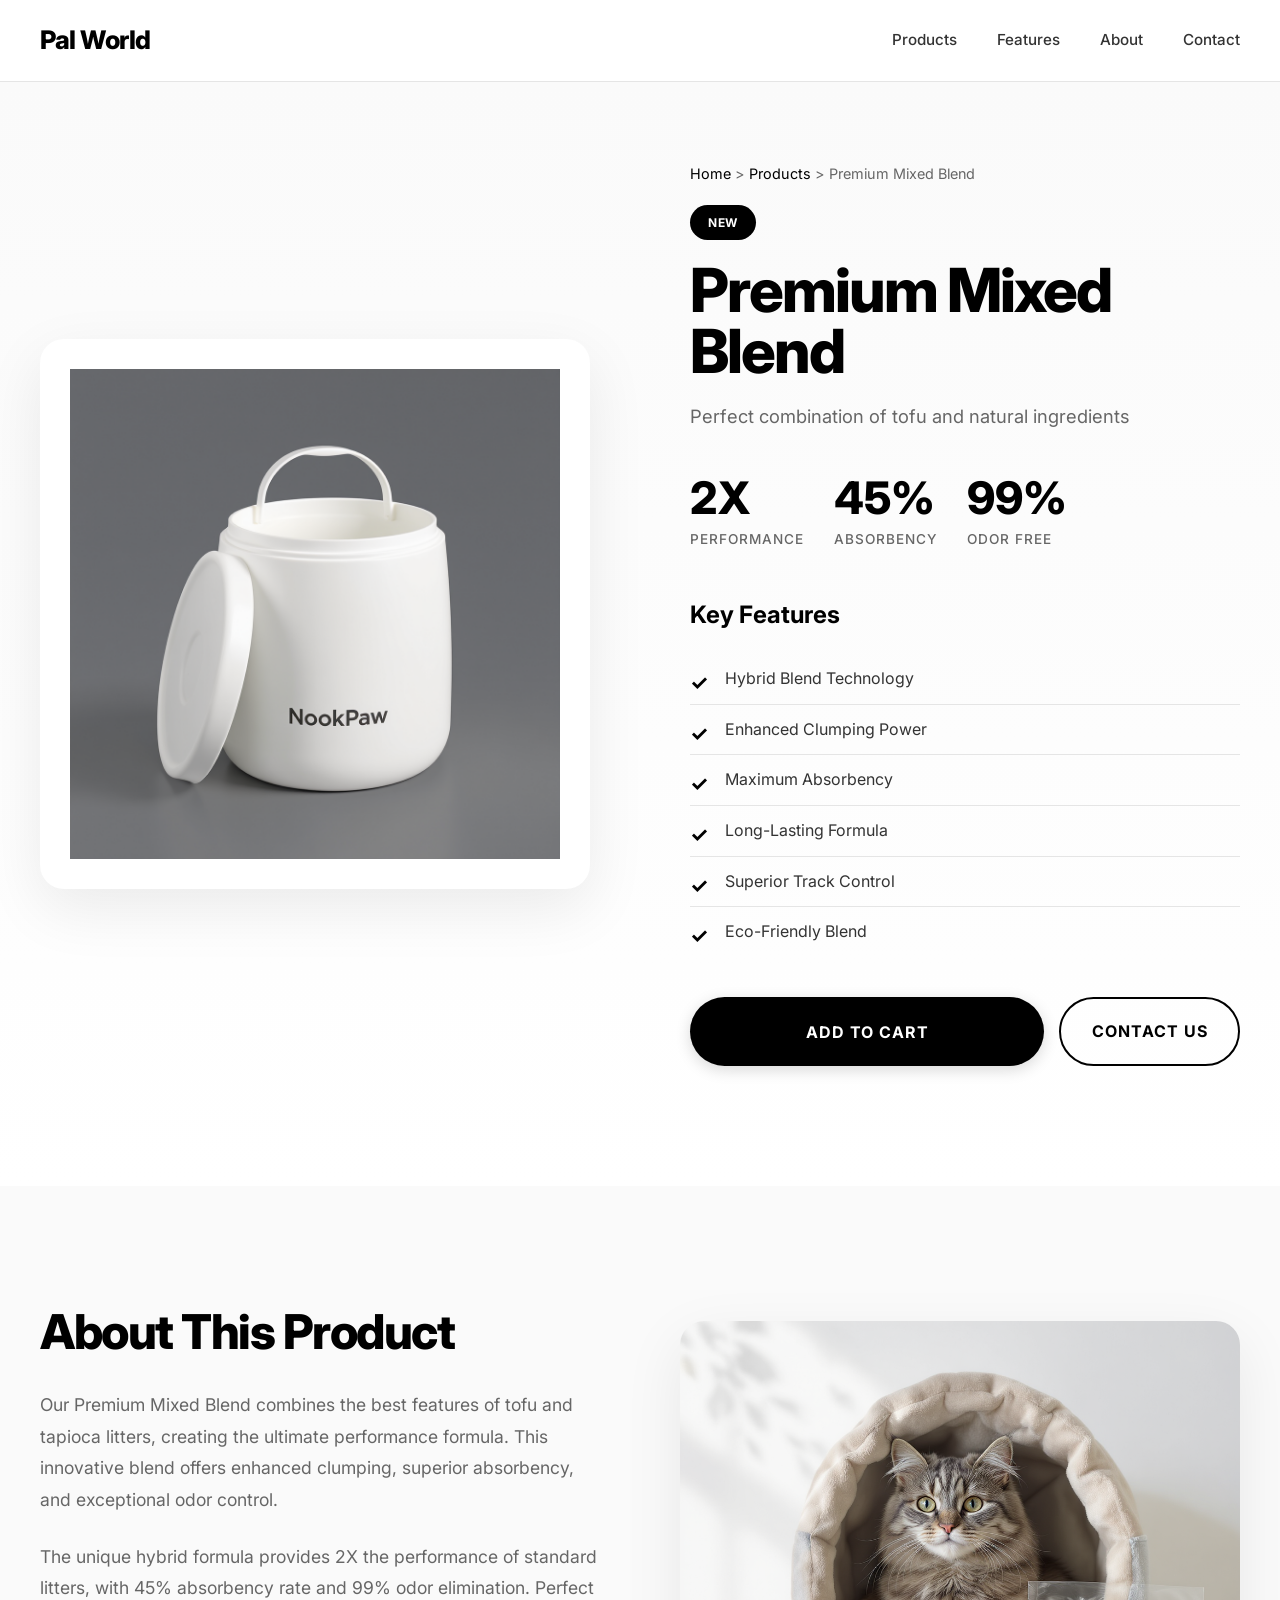
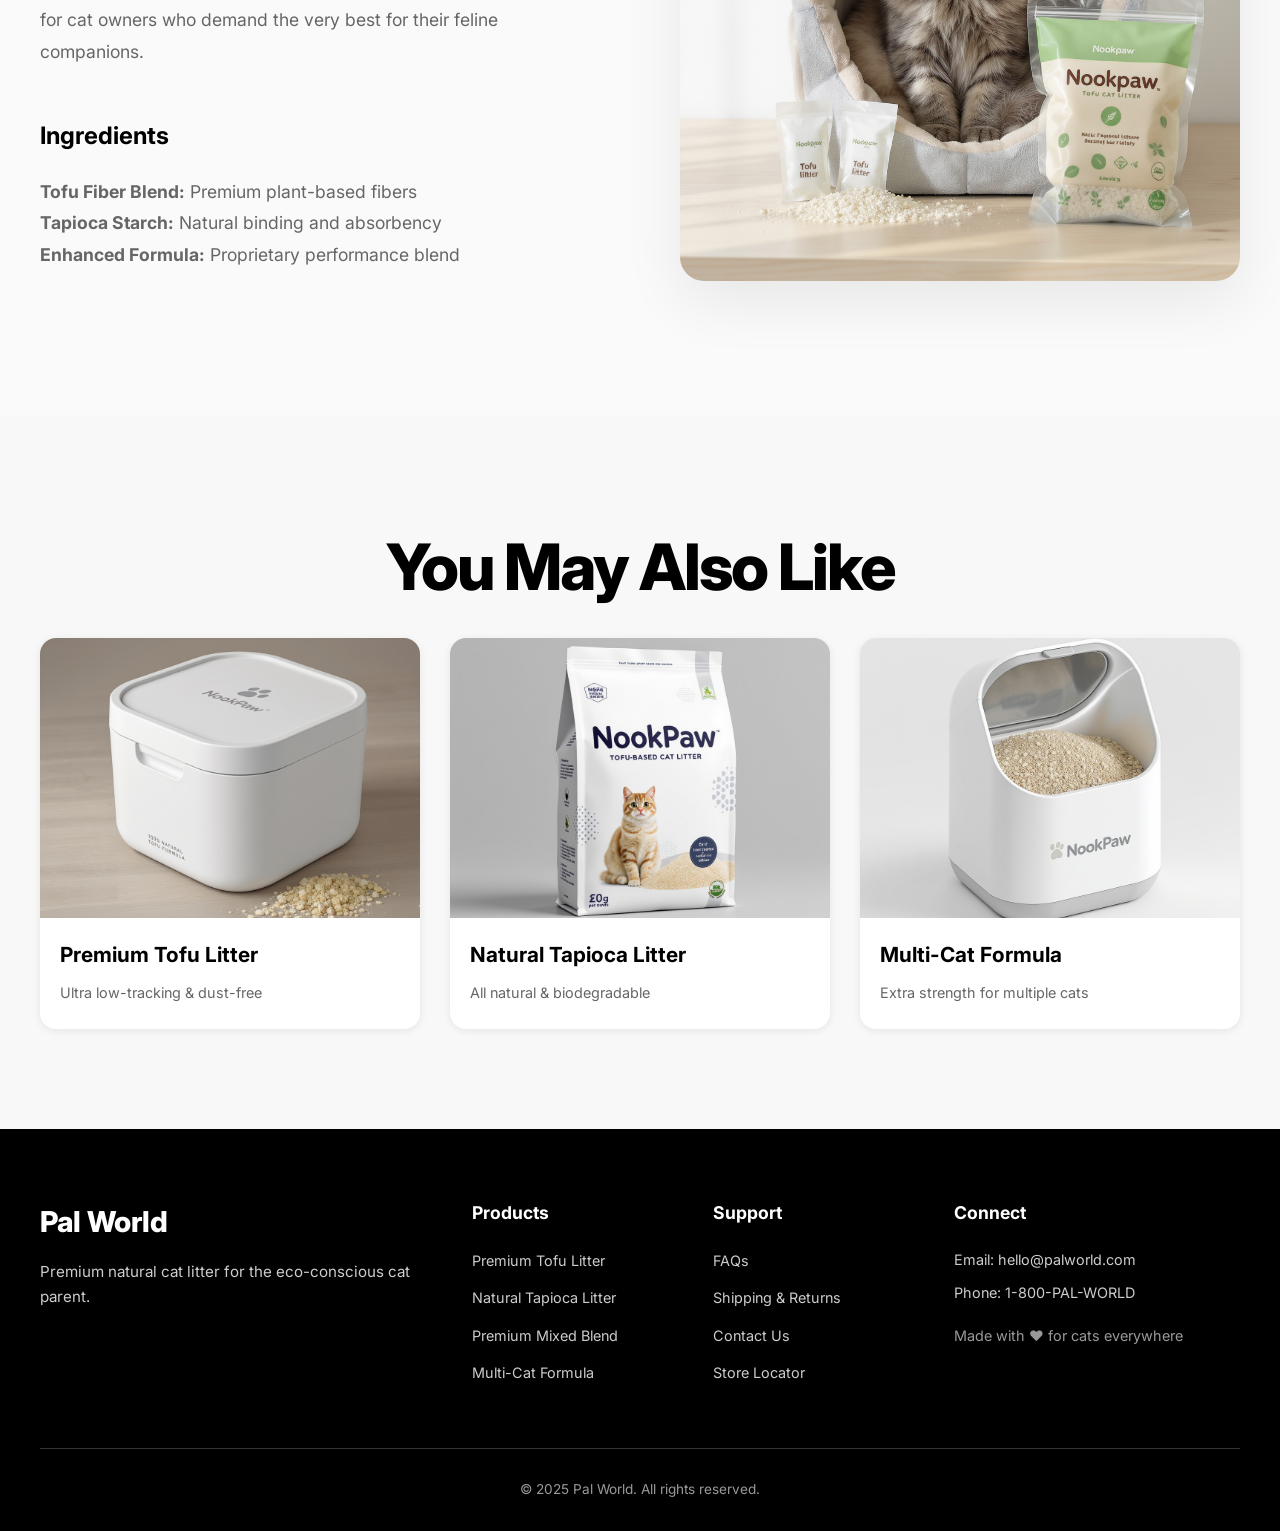
<file: product-3.html>
<!DOCTYPE html>
<html lang="en">
<head>
    <meta charset="UTF-8">
    <meta name="viewport" content="width=device-width, initial-scale=1.0">
    <title>Premium Mixed Blend - Pal World</title>
    <link rel="stylesheet" href="styles.css">
    <link rel="stylesheet" href="product-page.css">
    <link rel="preconnect" href="https://fonts.googleapis.com">
    <link rel="preconnect" href="https://fonts.gstatic.com" crossorigin>
    <link href="https://fonts.googleapis.com/css2?family=Inter:wght@300;400;500;600;700;800&display=swap" rel="stylesheet">
</head>
<body>
    <!-- Navigation -->
    <nav class="navbar">
        <div class="nav-container">
            <div class="logo">
                <a href="index.html">Pal World</a>
            </div>
            <ul class="nav-links">
                <li><a href="index.html#products">Products</a></li>
                <li><a href="index.html#features">Features</a></li>
                <li><a href="index.html#about">About</a></li>
                <li><a href="index.html#contact">Contact</a></li>
            </ul>
        </div>
    </nav>

    <!-- Product Detail Hero -->
    <section class="product-hero">
        <div class="product-hero-container">
            <div class="product-image-large">
                <img src="img/product (3).png" alt="Premium Mixed Blend" class="product-detail-img">
            </div>
            <div class="product-details">
                <div class="breadcrumb-nav">
                    <a href="index.html">Home</a> > <a href="index.html#products">Products</a> > <span>Premium Mixed Blend</span>
                </div>
                <span class="product-badge-detail">New</span>
                <h1 class="product-name-detail">Premium Mixed Blend</h1>
                <p class="product-tagline">Perfect combination of tofu and natural ingredients</p>
                
                <div class="product-highlights">
                    <div class="highlight-item">
                        <h3>2X</h3>
                        <p>Performance</p>
                    </div>
                    <div class="highlight-item">
                        <h3>45%</h3>
                        <p>Absorbency</p>
                    </div>
                    <div class="highlight-item">
                        <h3>99%</h3>
                        <p>Odor Free</p>
                    </div>
                </div>

                <div class="product-features-detail">
                    <h3>Key Features</h3>
                    <ul class="features-checklist">
                        <li>Hybrid Blend Technology</li>
                        <li>Enhanced Clumping Power</li>
                        <li>Maximum Absorbency</li>
                        <li>Long-Lasting Formula</li>
                        <li>Superior Track Control</li>
                        <li>Eco-Friendly Blend</li>
                    </ul>
                </div>

                <div class="product-cta">
                    <button class="btn-add-cart">Add to Cart</button>
                    <a href="index.html#contact" class="btn-contact">Contact Us</a>
                </div>
            </div>
        </div>
    </section>

    <!-- Product Description -->
    <section class="product-description-section">
        <div class="wide-container">
            <div class="description-grid">
                <div class="description-content">
                    <h2>About This Product</h2>
                    <p>Our Premium Mixed Blend combines the best features of tofu and tapioca litters, creating the ultimate performance formula. This innovative blend offers enhanced clumping, superior absorbency, and exceptional odor control.</p>
                    <p>The unique hybrid formula provides 2X the performance of standard litters, with 45% absorbency rate and 99% odor elimination. Perfect for cat owners who demand the very best for their feline companions.</p>
                    
                    <h3>Ingredients</h3>
                    <p><strong>Tofu Fiber Blend:</strong> Premium plant-based fibers<br>
                    <strong>Tapioca Starch:</strong> Natural binding and absorbency<br>
                    <strong>Enhanced Formula:</strong> Proprietary performance blend</p>
                </div>
                <div class="description-image">
                    <img src="img/litter (3).png" alt="Mixed Blend Details" class="desc-img">
                </div>
            </div>
        </div>
    </section>

    <!-- Related Products -->
    <section class="related-products-section">
        <div class="wide-container">
            <h2 class="section-title-xl">You May Also Like</h2>
            <div class="related-products-grid">
                <div class="related-product-card">
                    <a href="product-1.html">
                        <img src="img/product (1).png" alt="Premium Tofu Litter" class="related-img">
                        <h3>Premium Tofu Litter</h3>
                        <p>Ultra low-tracking & dust-free</p>
                    </a>
                </div>
                <div class="related-product-card">
                    <a href="product-2.html">
                        <img src="img/product (2).png" alt="Natural Tapioca Litter" class="related-img">
                        <h3>Natural Tapioca Litter</h3>
                        <p>All natural & biodegradable</p>
                    </a>
                </div>
                <div class="related-product-card">
                    <a href="product-4.html">
                        <img src="img/product (4).png" alt="Multi-Cat Formula" class="related-img">
                        <h3>Multi-Cat Formula</h3>
                        <p>Extra strength for multiple cats</p>
                    </a>
                </div>
            </div>
        </div>
    </section>

    <!-- Footer -->
    <footer class="footer-modern">
        <div class="footer-container-modern">
            <div class="footer-grid-modern">
                <div class="footer-col">
                    <h3 class="footer-logo-text">Pal World</h3>
                    <p class="footer-tagline">Premium natural cat litter for the eco-conscious cat parent.</p>
                </div>
                <div class="footer-col">
                    <h4 class="footer-heading">Products</h4>
                    <ul class="footer-links-list">
                        <li><a href="product-1.html">Premium Tofu Litter</a></li>
                        <li><a href="product-2.html">Natural Tapioca Litter</a></li>
                        <li><a href="product-3.html">Premium Mixed Blend</a></li>
                        <li><a href="product-4.html">Multi-Cat Formula</a></li>
                    </ul>
                </div>
                <div class="footer-col">
                    <h4 class="footer-heading">Support</h4>
                    <ul class="footer-links-list">
                        <li><a href="#">FAQs</a></li>
                        <li><a href="#">Shipping & Returns</a></li>
                        <li><a href="#">Contact Us</a></li>
                        <li><a href="#">Store Locator</a></li>
                    </ul>
                </div>
                <div class="footer-col">
                    <h4 class="footer-heading">Connect</h4>
                    <p class="footer-contact">Email: hello@palworld.com</p>
                    <p class="footer-contact">Phone: 1-800-PAL-WORLD</p>
                    <p class="footer-made">Made with ♥ for cats everywhere</p>
                </div>
            </div>
            <div class="footer-bottom-bar">
                <p>&copy; 2025 Pal World. All rights reserved.</p>
            </div>
        </div>
    </footer>
</body>
</html>
</file>
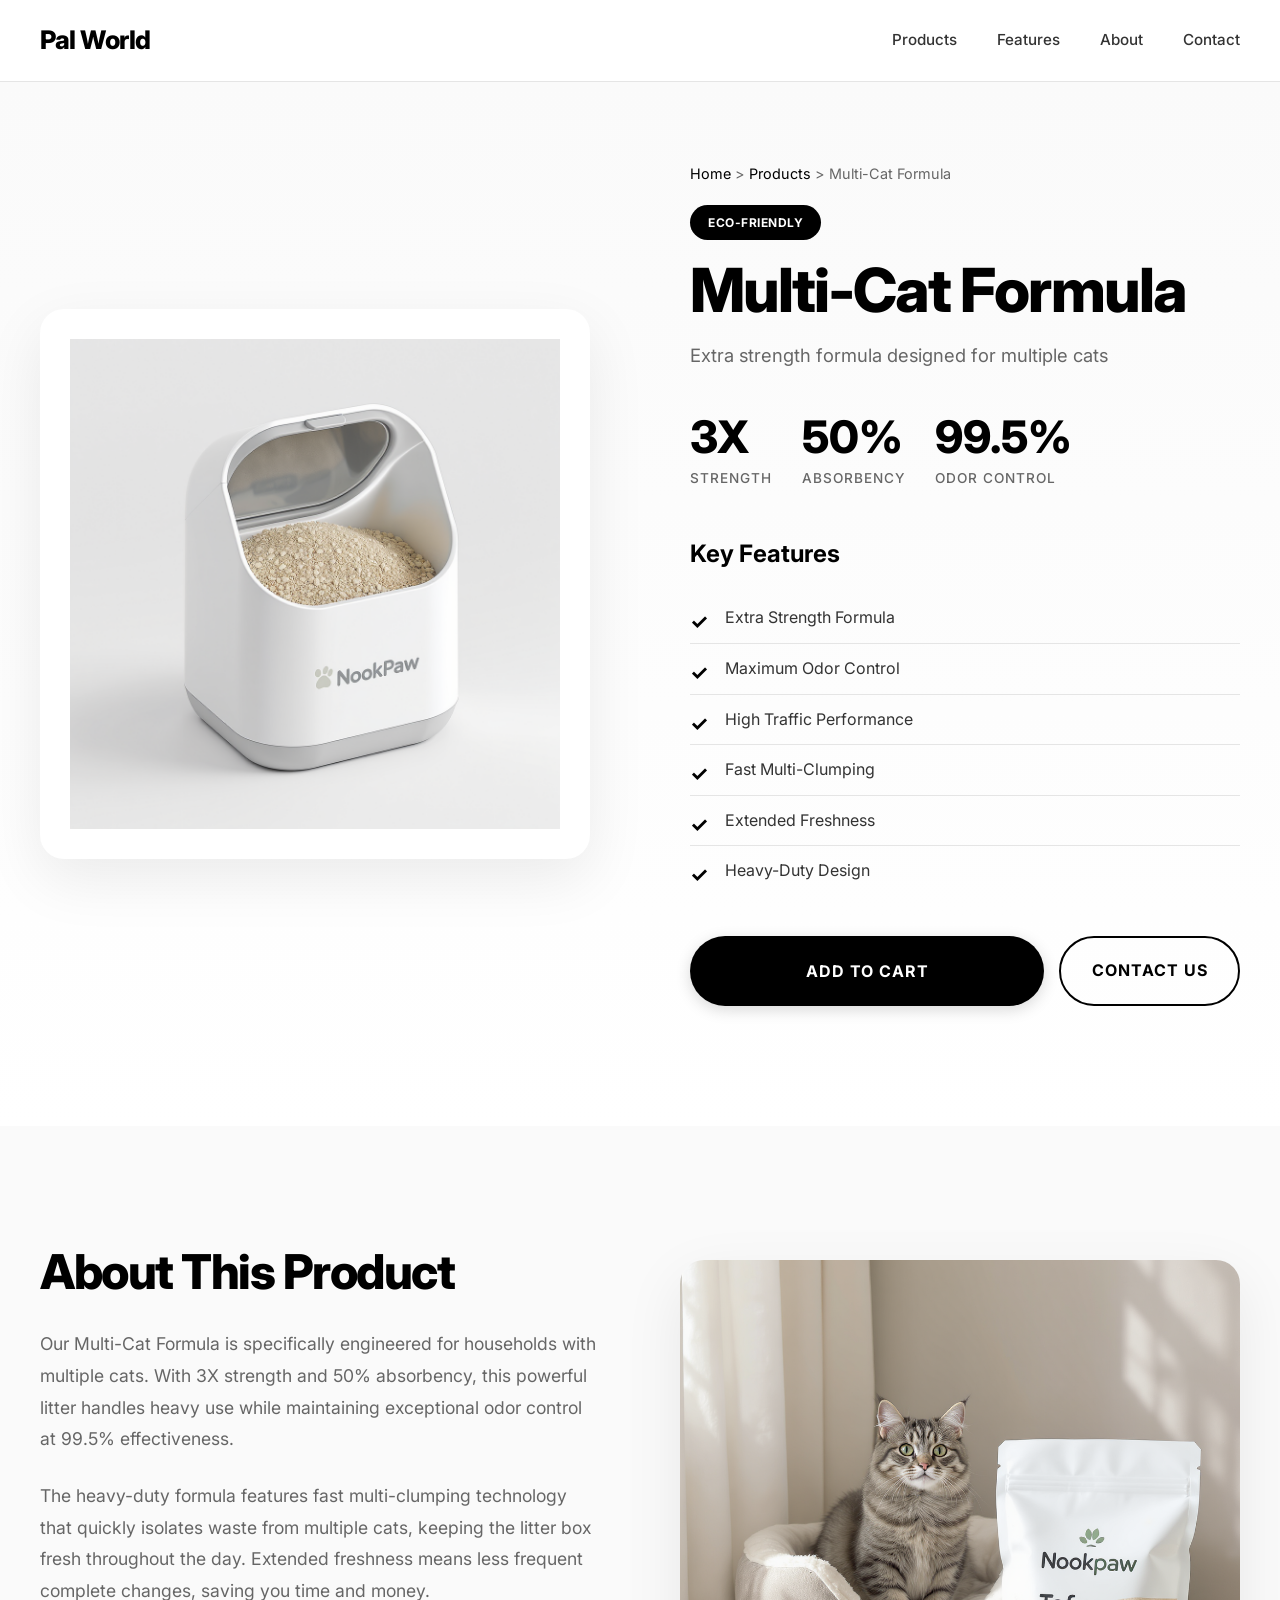
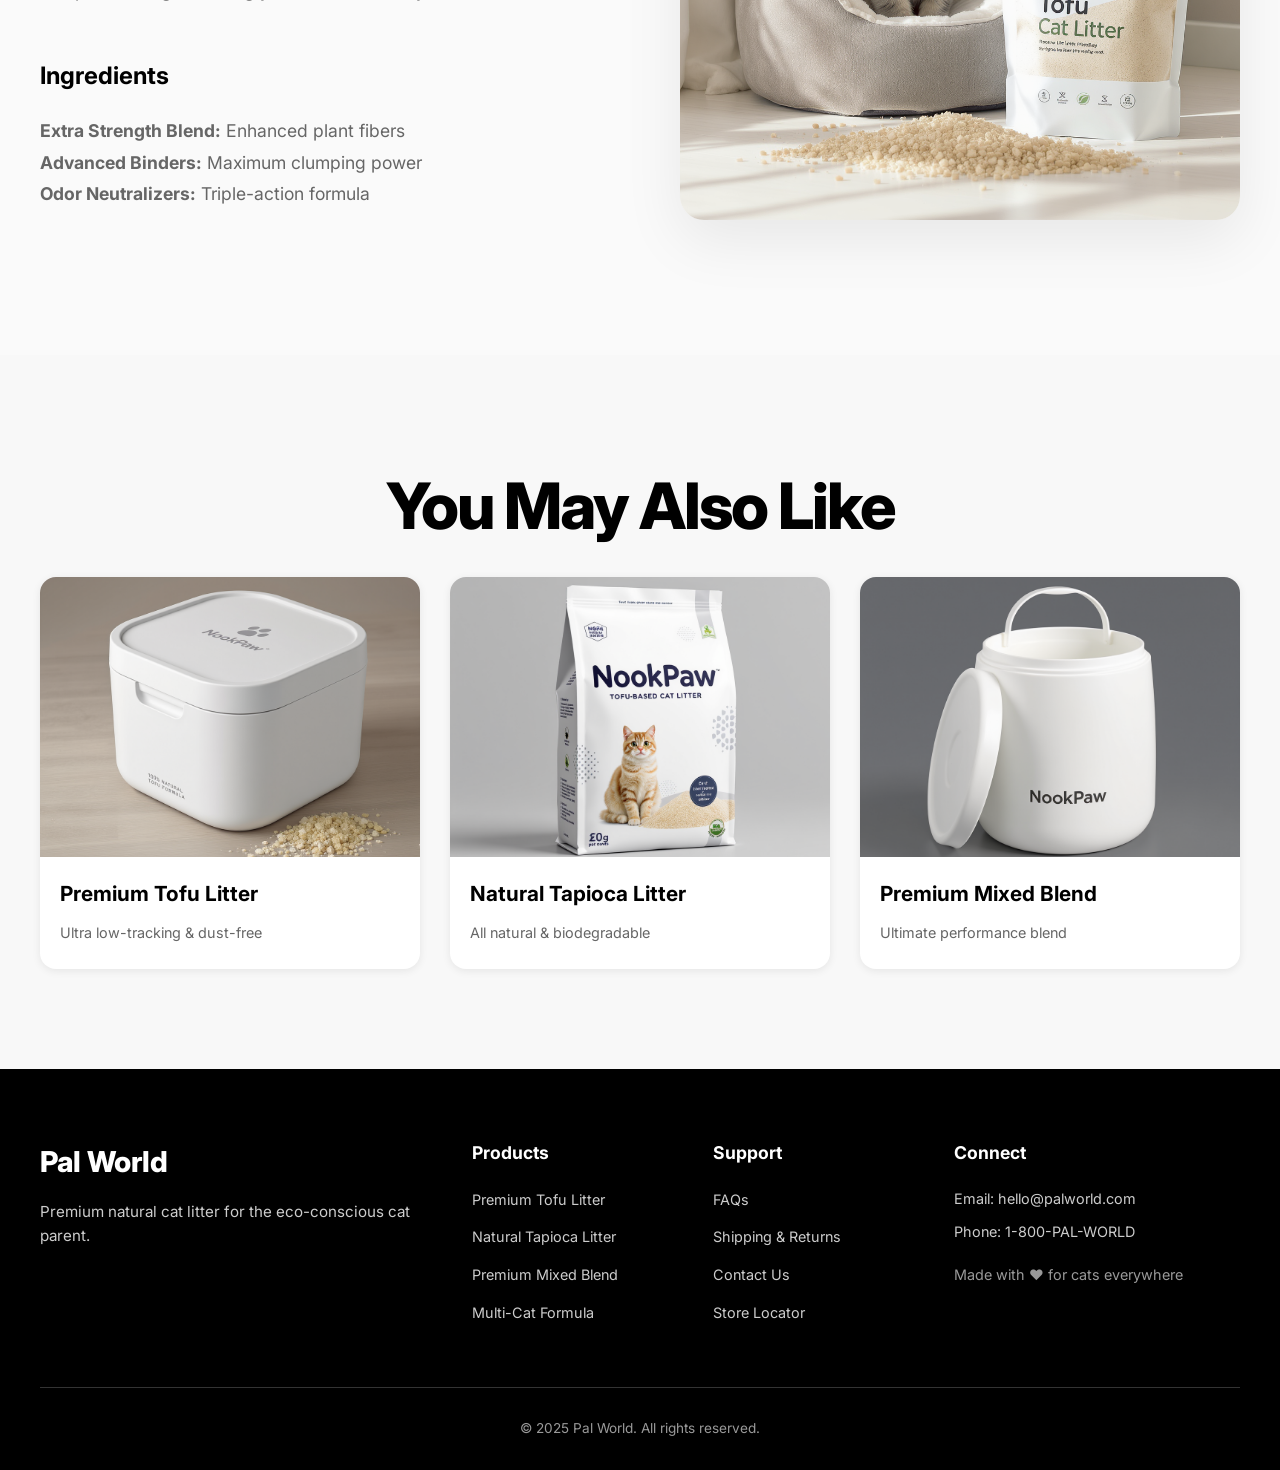
<file: product-4.html>
<!DOCTYPE html>
<html lang="en">
<head>
    <meta charset="UTF-8">
    <meta charset="UTF-8">
    <meta name="viewport" content="width=device-width, initial-scale=1.0">
    <title>Multi-Cat Formula - Pal World</title>
    <link rel="stylesheet" href="styles.css">
    <link rel="stylesheet" href="product-page.css">
    <link rel="preconnect" href="https://fonts.googleapis.com">
    <link rel="preconnect" href="https://fonts.gstatic.com" crossorigin>
    <link href="https://fonts.googleapis.com/css2?family=Inter:wght@300;400;500;600;700;800&display=swap" rel="stylesheet">
</head>
<body>
    <!-- Navigation -->
    <nav class="navbar">
        <div class="nav-container">
            <div class="logo">
                <a href="index.html">Pal World</a>
            </div>
            <ul class="nav-links">
                <li><a href="index.html#products">Products</a></li>
                <li><a href="index.html#features">Features</a></li>
                <li><a href="index.html#about">About</a></li>
                <li><a href="index.html#contact">Contact</a></li>
            </ul>
        </div>
    </nav>

    <!-- Product Detail Hero -->
    <section class="product-hero">
        <div class="product-hero-container">
            <div class="product-image-large">
                <img src="img/product (4).png" alt="Multi-Cat Formula" class="product-detail-img">
            </div>
            <div class="product-details">
                <div class="breadcrumb-nav">
                    <a href="index.html">Home</a> > <a href="index.html#products">Products</a> > <span>Multi-Cat Formula</span>
                </div>
                <span class="product-badge-detail">Eco-Friendly</span>
                <h1 class="product-name-detail">Multi-Cat Formula</h1>
                <p class="product-tagline">Extra strength formula designed for multiple cats</p>
                
                <div class="product-highlights">
                    <div class="highlight-item">
                        <h3>3X</h3>
                        <p>Strength</p>
                    </div>
                    <div class="highlight-item">
                        <h3>50%</h3>
                        <p>Absorbency</p>
                    </div>
                    <div class="highlight-item">
                        <h3>99.5%</h3>
                        <p>Odor Control</p>
                    </div>
                </div>

                <div class="product-features-detail">
                    <h3>Key Features</h3>
                    <ul class="features-checklist">
                        <li>Extra Strength Formula</li>
                        <li>Maximum Odor Control</li>
                        <li>High Traffic Performance</li>
                        <li>Fast Multi-Clumping</li>
                        <li>Extended Freshness</li>
                        <li>Heavy-Duty Design</li>
                    </ul>
                </div>

                <div class="product-cta">
                    <button class="btn-add-cart">Add to Cart</button>
                    <a href="index.html#contact" class="btn-contact">Contact Us</a>
                </div>
            </div>
        </div>
    </section>

    <!-- Product Description -->
    <section class="product-description-section">
        <div class="wide-container">
            <div class="description-grid">
                <div class="description-content">
                    <h2>About This Product</h2>
                    <p>Our Multi-Cat Formula is specifically engineered for households with multiple cats. With 3X strength and 50% absorbency, this powerful litter handles heavy use while maintaining exceptional odor control at 99.5% effectiveness.</p>
                    <p>The heavy-duty formula features fast multi-clumping technology that quickly isolates waste from multiple cats, keeping the litter box fresh throughout the day. Extended freshness means less frequent complete changes, saving you time and money.</p>
                    
                    <h3>Ingredients</h3>
                    <p><strong>Extra Strength Blend:</strong> Enhanced plant fibers<br>
                    <strong>Advanced Binders:</strong> Maximum clumping power<br>
                    <strong>Odor Neutralizers:</strong> Triple-action formula</p>
                </div>
                <div class="description-image">
                    <img src="img/litter (1).png" alt="Multi-Cat Formula Details" class="desc-img">
                </div>
            </div>
        </div>
    </section>

    <!-- Related Products -->
    <section class="related-products-section">
        <div class="wide-container">
            <h2 class="section-title-xl">You May Also Like</h2>
            <div class="related-products-grid">
                <div class="related-product-card">
                    <a href="product-1.html">
                        <img src="img/product (1).png" alt="Premium Tofu Litter" class="related-img">
                        <h3>Premium Tofu Litter</h3>
                        <p>Ultra low-tracking & dust-free</p>
                    </a>
                </div>
                <div class="related-product-card">
                    <a href="product-2.html">
                        <img src="img/product (2).png" alt="Natural Tapioca Litter" class="related-img">
                        <h3>Natural Tapioca Litter</h3>
                        <p>All natural & biodegradable</p>
                    </a>
                </div>
                <div class="related-product-card">
                    <a href="product-3.html">
                        <img src="img/product (3).png" alt="Premium Mixed Blend" class="related-img">
                        <h3>Premium Mixed Blend</h3>
                        <p>Ultimate performance blend</p>
                    </a>
                </div>
            </div>
        </div>
    </section>

    <!-- Footer -->
    <footer class="footer-modern">
        <div class="footer-container-modern">
            <div class="footer-grid-modern">
                <div class="footer-col">
                    <h3 class="footer-logo-text">Pal World</h3>
                    <p class="footer-tagline">Premium natural cat litter for the eco-conscious cat parent.</p>
                </div>
                <div class="footer-col">
                    <h4 class="footer-heading">Products</h4>
                    <ul class="footer-links-list">
                        <li><a href="product-1.html">Premium Tofu Litter</a></li>
                        <li><a href="product-2.html">Natural Tapioca Litter</a></li>
                        <li><a href="product-3.html">Premium Mixed Blend</a></li>
                        <li><a href="product-4.html">Multi-Cat Formula</a></li>
                    </ul>
                </div>
                <div class="footer-col">
                    <h4 class="footer-heading">Support</h4>
                    <ul class="footer-links-list">
                        <li><a href="#">FAQs</a></li>
                        <li><a href="#">Shipping & Returns</a></li>
                        <li><a href="#">Contact Us</a></li>
                        <li><a href="#">Store Locator</a></li>
                    </ul>
                </div>
                <div class="footer-col">
                    <h4 class="footer-heading">Connect</h4>
                    <p class="footer-contact">Email: hello@palworld.com</p>
                    <p class="footer-contact">Phone: 1-800-PAL-WORLD</p>
                    <p class="footer-made">Made with ♥ for cats everywhere</p>
                </div>
            </div>
            <div class="footer-bottom-bar">
                <p>&copy; 2025 Pal World. All rights reserved.</p>
            </div>
        </div>
    </footer>
</body>
</html>
</file>
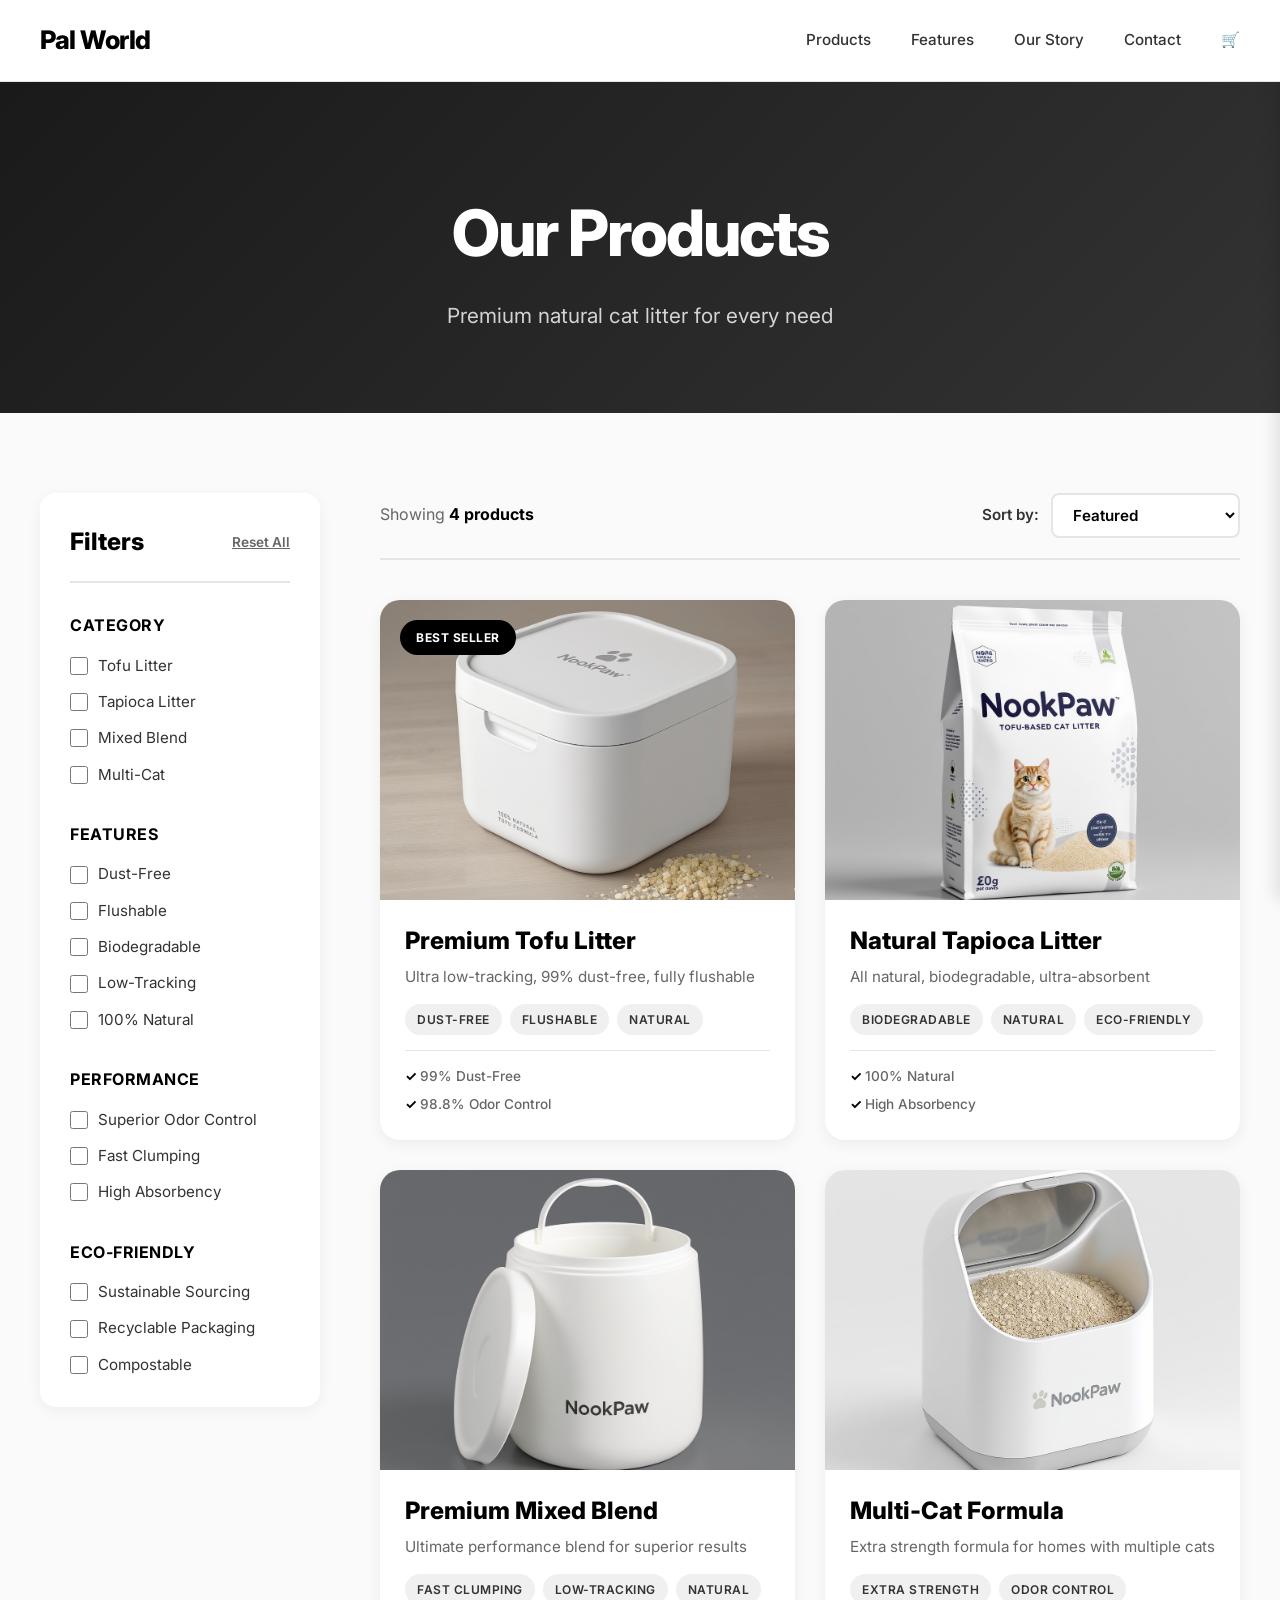
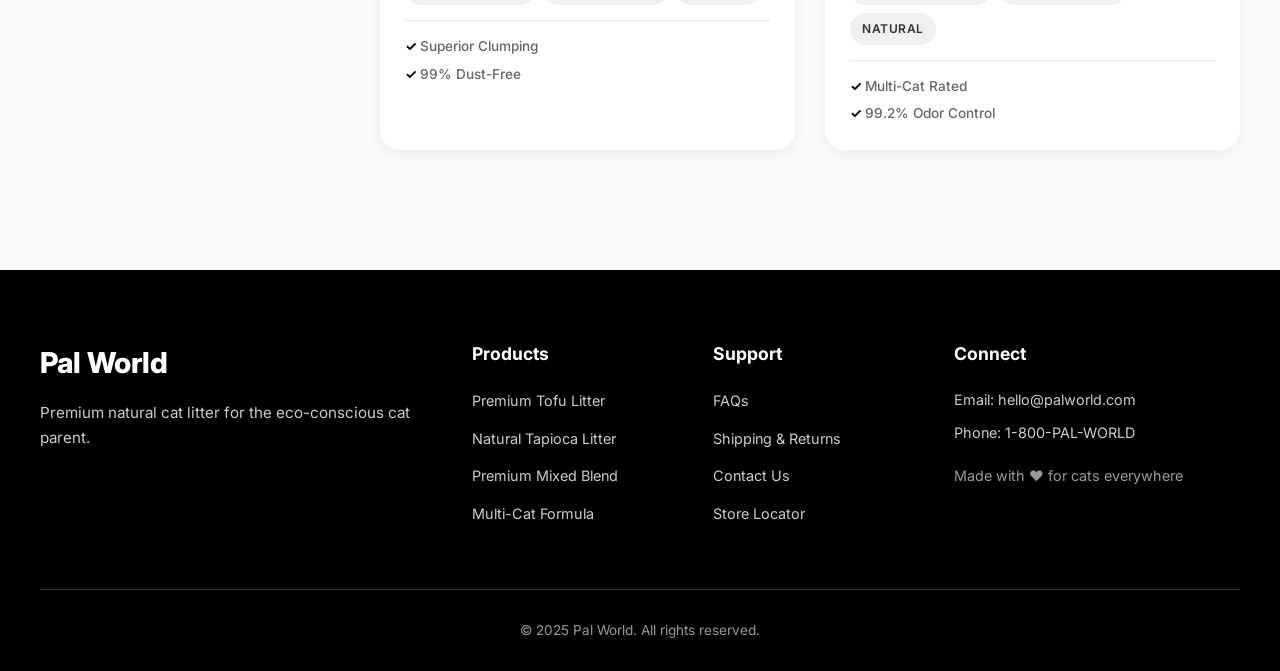
<file: products.html>
<!DOCTYPE html>
<html lang="en">
<head>
    <meta charset="UTF-8">
    <meta name="viewport" content="width=device-width, initial-scale=1.0">
    <title>All Products - Pal World</title>
    <link rel="stylesheet" href="styles.css">
    <link rel="stylesheet" href="products-page.css">
    <link rel="preconnect" href="https://fonts.googleapis.com">
    <link rel="preconnect" href="https://fonts.gstatic.com" crossorigin>
    <link href="https://fonts.googleapis.com/css2?family=Inter:wght@300;400;500;600;700;800&display=swap" rel="stylesheet">
    <link rel="stylesheet" href="cart.css">
</head>
<body>
    <!-- Cart Overlay -->
    <div class="cart-overlay" id="cart-overlay"></div>

    <!-- Cart Sidebar -->
    <div class="cart-sidebar" id="cart-sidebar">
        <div class="cart-header">
            <h2>Your Cart</h2>
            <button class="close-cart">&times;</button>
        </div>
        <div class="cart-body">
            <div class="empty-cart" id="empty-cart">
                <div class="empty-cart-icon">🛒</div>
                <p>Your cart is empty</p>
                <a href="products.html" class="btn-continue-shopping close-cart">Continue Shopping</a>
            </div>
            <div class="cart-content" id="cart-content" style="display: none;">
                <div id="cart-items"></div>
            </div>
        </div>
        <div class="cart-footer">
            <div class="cart-total-row">
                <span class="cart-total-label">Total:</span>
                <span class="cart-total-amount" id="cart-total">$0.00</span>
            </div>
            <button class="checkout-btn" id="checkout-btn">Proceed to Checkout</button>
        </div>
    </div>
    <!-- Navigation -->
    <nav class="navbar">
        <div class="nav-container">
            <div class="logo">
                <a href="index.html">Pal World</a>
            </div>
            <ul class="nav-links">
                <li><a href="products.html" class="active">Products</a></li>
                <li><a href="index.html#features">Features</a></li>
                <li><a href="story.html">Our Story</a></li>
                <li><a href="index.html#contact">Contact</a></li>
                <li>
                    <a href="#" class="cart-icon">
                        🛒
                        <span class="cart-count">0</span>
                    </a>
                </li>
            </ul>
        </div>
    </nav>

    <!-- Page Header -->
    <section class="products-header">
        <div class="header-content">
            <h1>Our Products</h1>
            <p>Premium natural cat litter for every need</p>
        </div>
    </section>

    <!-- Products Listing with Filters -->
    <section class="products-listing-section">
        <div class="products-container">
            <!-- Filter Sidebar -->
            <aside class="filter-sidebar">
                <div class="filter-header">
                    <h3>Filters</h3>
                    <button class="reset-filters">Reset All</button>
                </div>

                <!-- Category Filter -->
                <div class="filter-group">
                    <h4 class="filter-title">Category</h4>
                    <div class="filter-options">
                        <label class="filter-checkbox">
                            <input type="checkbox" name="category" value="tofu">
                            <span>Tofu Litter</span>
                        </label>
                        <label class="filter-checkbox">
                            <input type="checkbox" name="category" value="tapioca">
                            <span>Tapioca Litter</span>
                        </label>
                        <label class="filter-checkbox">
                            <input type="checkbox" name="category" value="mixed">
                            <span>Mixed Blend</span>
                        </label>
                        <label class="filter-checkbox">
                            <input type="checkbox" name="category" value="multicat">
                            <span>Multi-Cat</span>
                        </label>
                    </div>
                </div>

                <!-- Features Filter -->
                <div class="filter-group">
                    <h4 class="filter-title">Features</h4>
                    <div class="filter-options">
                        <label class="filter-checkbox">
                            <input type="checkbox" name="features" value="dustfree">
                            <span>Dust-Free</span>
                        </label>
                        <label class="filter-checkbox">
                            <input type="checkbox" name="features" value="flushable">
                            <span>Flushable</span>
                        </label>
                        <label class="filter-checkbox">
                            <input type="checkbox" name="features" value="biodegradable">
                            <span>Biodegradable</span>
                        </label>
                        <label class="filter-checkbox">
                            <input type="checkbox" name="features" value="lowtracking">
                            <span>Low-Tracking</span>
                        </label>
                        <label class="filter-checkbox">
                            <input type="checkbox" name="features" value="natural">
                            <span>100% Natural</span>
                        </label>
                    </div>
                </div>

                <!-- Performance Filter -->
                <div class="filter-group">
                    <h4 class="filter-title">Performance</h4>
                    <div class="filter-options">
                        <label class="filter-checkbox">
                            <input type="checkbox" name="performance" value="odor">
                            <span>Superior Odor Control</span>
                        </label>
                        <label class="filter-checkbox">
                            <input type="checkbox" name="performance" value="clumping">
                            <span>Fast Clumping</span>
                        </label>
                        <label class="filter-checkbox">
                            <input type="checkbox" name="performance" value="absorbent">
                            <span>High Absorbency</span>
                        </label>
                    </div>
                </div>

                <!-- Eco-Friendly Filter -->
                <div class="filter-group">
                    <h4 class="filter-title">Eco-Friendly</h4>
                    <div class="filter-options">
                        <label class="filter-checkbox">
                            <input type="checkbox" name="eco" value="sustainable">
                            <span>Sustainable Sourcing</span>
                        </label>
                        <label class="filter-checkbox">
                            <input type="checkbox" name="eco" value="recyclable">
                            <span>Recyclable Packaging</span>
                        </label>
                        <label class="filter-checkbox">
                            <input type="checkbox" name="eco" value="compostable">
                            <span>Compostable</span>
                        </label>
                    </div>
                </div>
            </aside>

            <!-- Products Grid -->
            <div class="products-grid-container">
                <div class="products-grid-header">
                    <p class="results-count">Showing <strong>4 products</strong></p>
                    <div class="sort-options">
                        <label for="sort">Sort by:</label>
                        <select id="sort" class="sort-select">
                            <option value="featured">Featured</option>
                            <option value="popular">Most Popular</option>
                            <option value="newest">Newest</option>
                            <option value="price-low">Price: Low to High</option>
                            <option value="price-high">Price: High to Low</option>
                        </select>
                    </div>
                </div>

                <div class="products-grid">
                    <!-- Product 1 -->
                    <div class="product-card-listing">
                        <a href="product-1.html" class="product-link">
                            <div class="product-image-wrapper">
                                <img src="img/product (1).png" alt="Premium Tofu Litter">
                                <span class="product-badge-listing">Best Seller</span>
                            </div>
                            <div class="product-info">
                                <h3 class="product-title">Premium Tofu Litter</h3>
                                <p class="product-description">Ultra low-tracking, 99% dust-free, fully flushable</p>
                                <div class="product-features-tags">
                                    <span class="tag">Dust-Free</span>
                                    <span class="tag">Flushable</span>
                                    <span class="tag">Natural</span>
                                </div>
                                <div class="product-stats-mini">
                                    <span class="stat-mini">99% Dust-Free</span>
                                    <span class="stat-mini">98.8% Odor Control</span>
                                </div>
                            </div>
                        </a>
                    </div>

                    <!-- Product 2 -->
                    <div class="product-card-listing">
                        <a href="product-2.html" class="product-link">
                            <div class="product-image-wrapper">
                                <img src="img/product (2).png" alt="Natural Tapioca Litter">
                            </div>
                            <div class="product-info">
                                <h3 class="product-title">Natural Tapioca Litter</h3>
                                <p class="product-description">All natural, biodegradable, ultra-absorbent</p>
                                <div class="product-features-tags">
                                    <span class="tag">Biodegradable</span>
                                    <span class="tag">Natural</span>
                                    <span class="tag">Eco-Friendly</span>
                                </div>
                                <div class="product-stats-mini">
                                    <span class="stat-mini">100% Natural</span>
                                    <span class="stat-mini">High Absorbency</span>
                                </div>
                            </div>
                        </a>
                    </div>

                    <!-- Product 3 -->
                    <div class="product-card-listing">
                        <a href="product-3.html" class="product-link">
                            <div class="product-image-wrapper">
                                <img src="img/product (3).png" alt="Premium Mixed Blend">
                            </div>
                            <div class="product-info">
                                <h3 class="product-title">Premium Mixed Blend</h3>
                                <p class="product-description">Ultimate performance blend for superior results</p>
                                <div class="product-features-tags">
                                    <span class="tag">Fast Clumping</span>
                                    <span class="tag">Low-Tracking</span>
                                    <span class="tag">Natural</span>
                                </div>
                                <div class="product-stats-mini">
                                    <span class="stat-mini">Superior Clumping</span>
                                    <span class="stat-mini">99% Dust-Free</span>
                                </div>
                            </div>
                        </a>
                    </div>

                    <!-- Product 4 -->
                    <div class="product-card-listing">
                        <a href="product-4.html" class="product-link">
                            <div class="product-image-wrapper">
                                <img src="img/product (4).png" alt="Multi-Cat Formula">
                            </div>
                            <div class="product-info">
                                <h3 class="product-title">Multi-Cat Formula</h3>
                                <p class="product-description">Extra strength formula for homes with multiple cats</p>
                                <div class="product-features-tags">
                                    <span class="tag">Extra Strength</span>
                                    <span class="tag">Odor Control</span>
                                    <span class="tag">Natural</span>
                                </div>
                                <div class="product-stats-mini">
                                    <span class="stat-mini">Multi-Cat Rated</span>
                                    <span class="stat-mini">99.2% Odor Control</span>
                                </div>
                            </div>
                        </a>
                    </div>
                </div>
            </div>
        </div>
    </section>

    <!-- Footer -->
    <footer class="footer-modern">
        <div class="footer-container-modern">
            <div class="footer-grid-modern">
                <div class="footer-col">
                    <h3 class="footer-logo-text">Pal World</h3>
                    <p class="footer-tagline">Premium natural cat litter for the eco-conscious cat parent.</p>
                </div>
                <div class="footer-col">
                    <h4 class="footer-heading">Products</h4>
                    <ul class="footer-links-list">
                        <li><a href="product-1.html">Premium Tofu Litter</a></li>
                        <li><a href="product-2.html">Natural Tapioca Litter</a></li>
                        <li><a href="product-3.html">Premium Mixed Blend</a></li>
                        <li><a href="product-4.html">Multi-Cat Formula</a></li>
                    </ul>
                </div>
                <div class="footer-col">
                    <h4 class="footer-heading">Support</h4>
                    <ul class="footer-links-list">
                        <li><a href="#">FAQs</a></li>
                        <li><a href="#">Shipping & Returns</a></li>
                        <li><a href="#">Contact Us</a></li>
                        <li><a href="#">Store Locator</a></li>
                    </ul>
                </div>
                <div class="footer-col">
                    <h4 class="footer-heading">Connect</h4>
                    <p class="footer-contact">Email: hello@palworld.com</p>
                    <p class="footer-contact">Phone: 1-800-PAL-WORLD</p>
                    <p class="footer-made">Made with ♥ for cats everywhere</p>
                </div>
            </div>
            <div class="footer-bottom-bar">
                <p>&copy; 2025 Pal World. All rights reserved.</p>
            </div>
        </div>
    </footer>

    <script src="cart.js"></script>
</body>
</html>
</file>
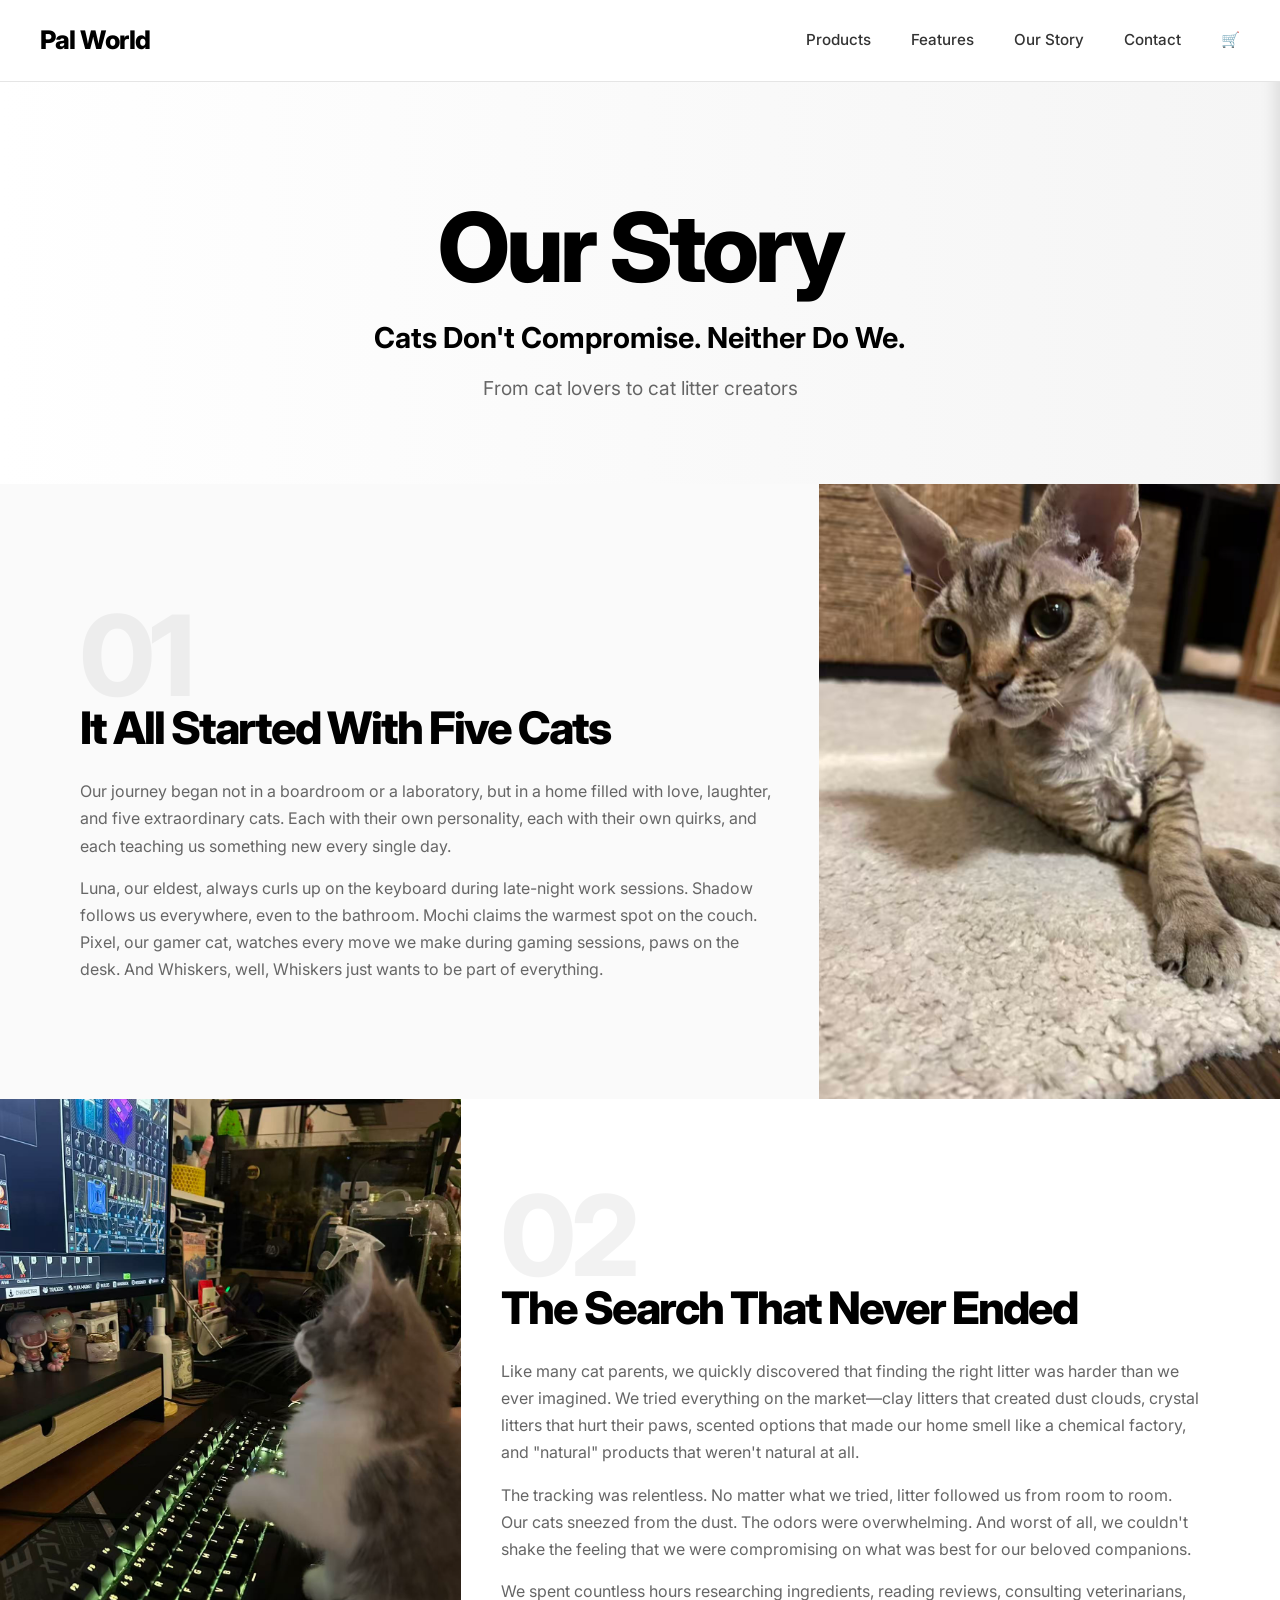
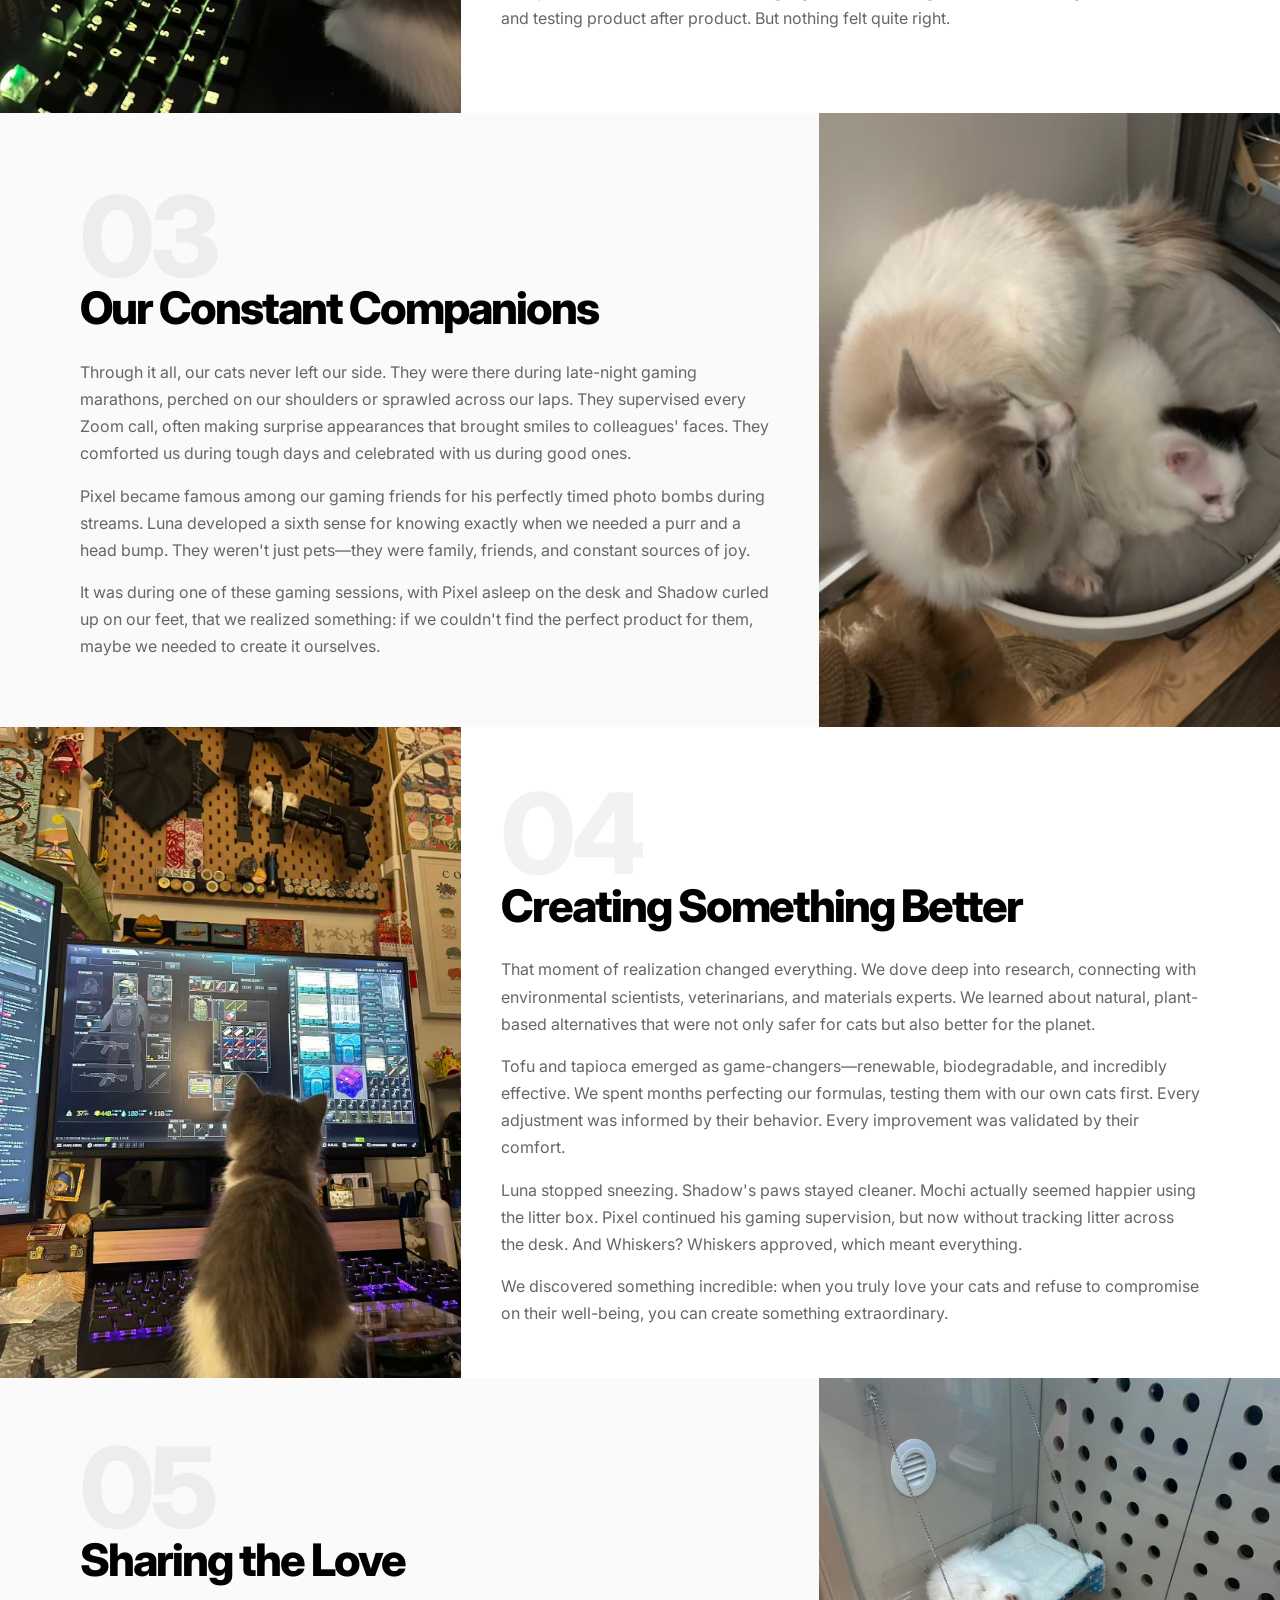
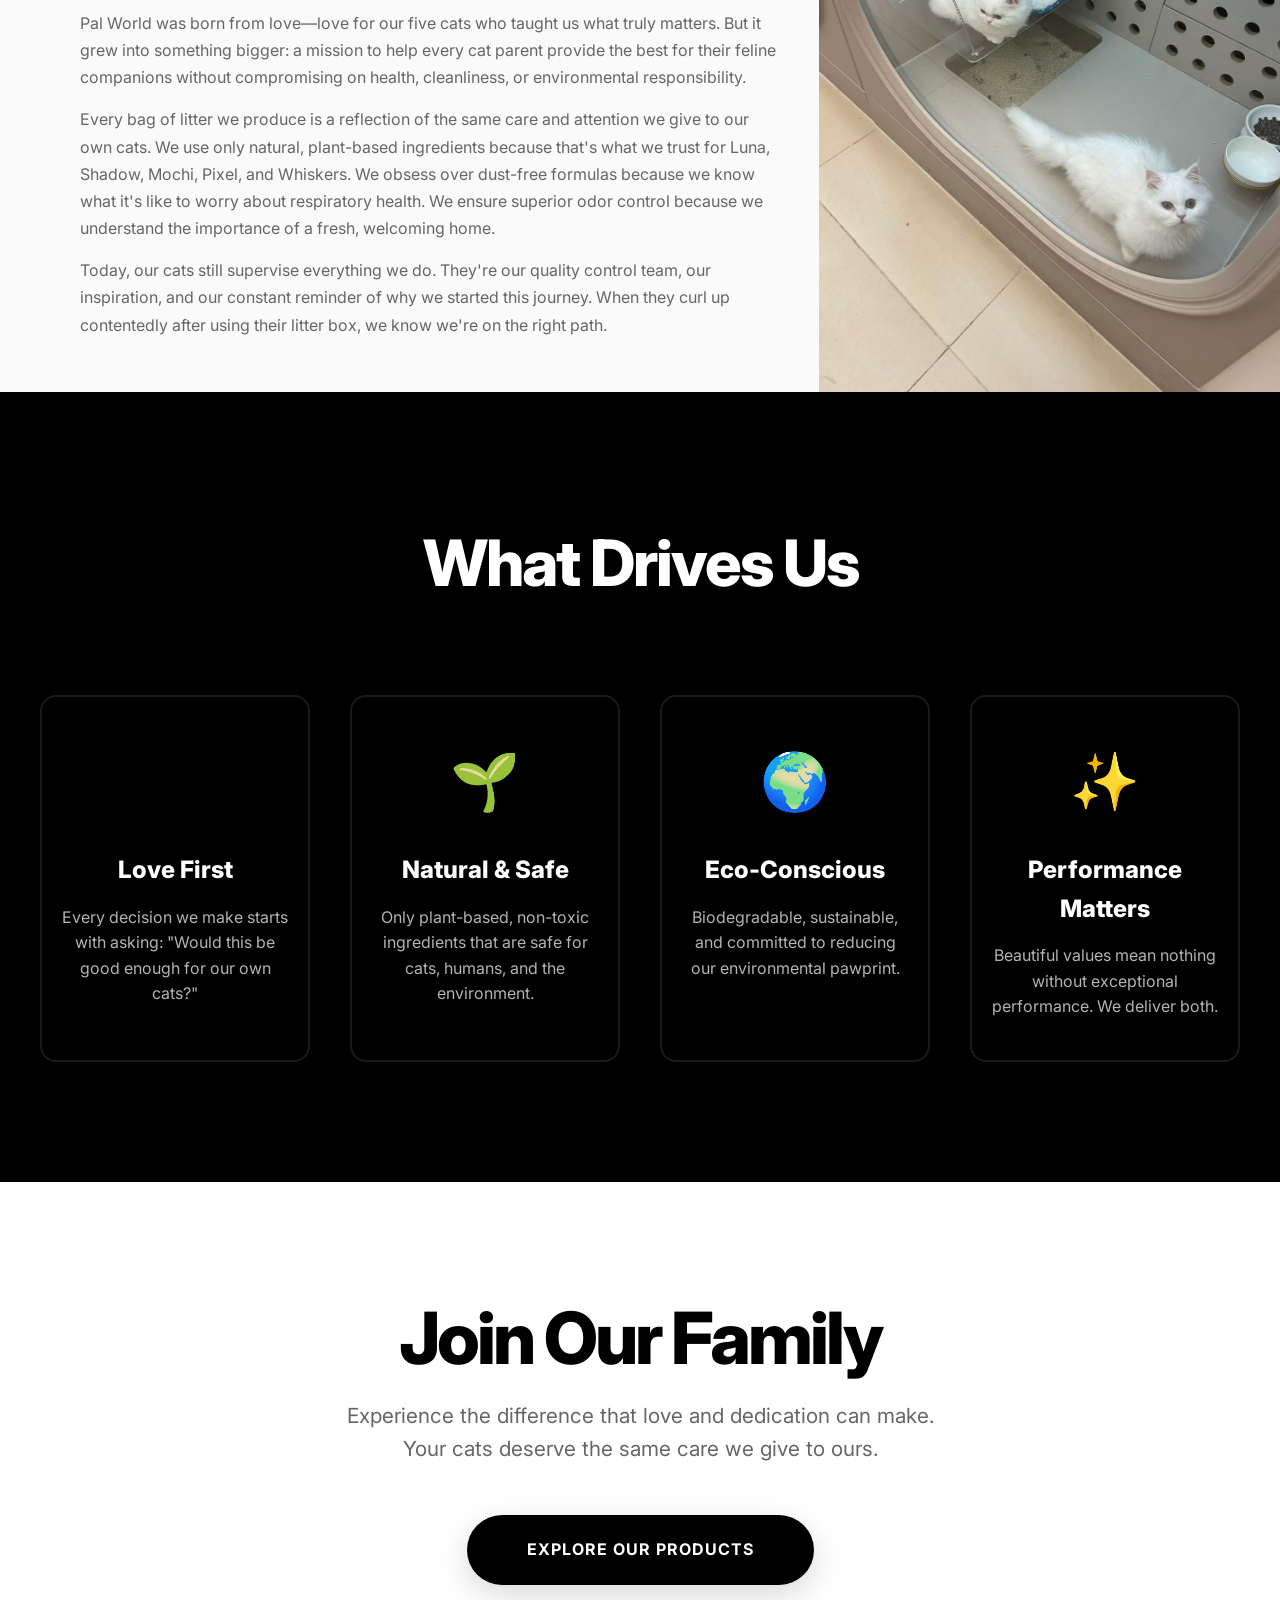
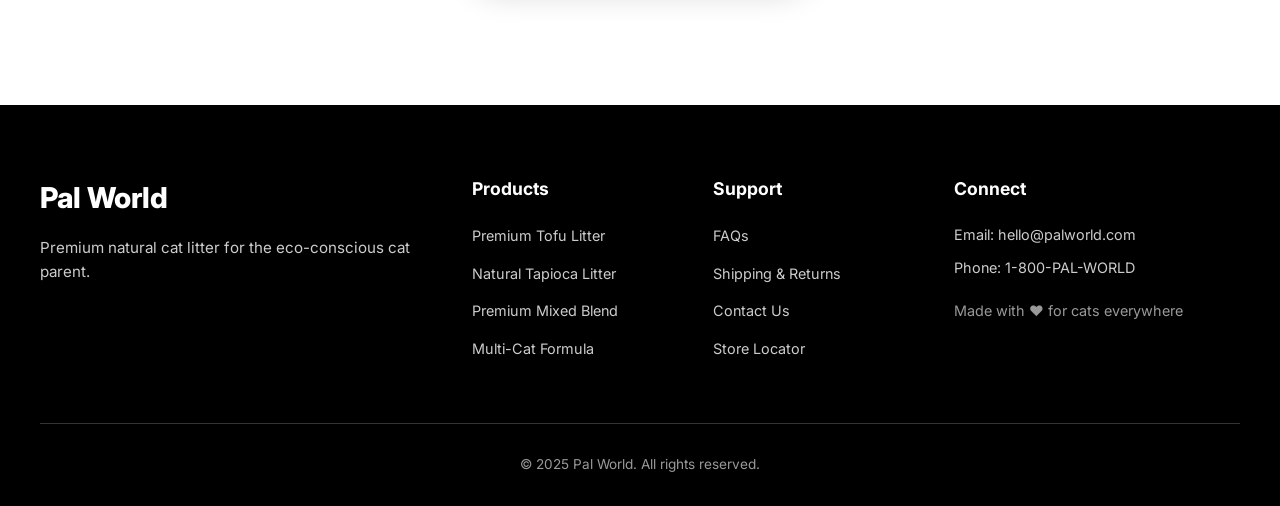
<file: story.html>
<!DOCTYPE html>
<html lang="en">
<head>
    <meta charset="UTF-8">
    <meta name="viewport" content="width=device-width, initial-scale=1.0">
    <title>Our Story - Pal World</title>
    <link rel="stylesheet" href="styles.css">
    <link rel="stylesheet" href="story-page.css">
    <link rel="preconnect" href="https://fonts.googleapis.com">
    <link rel="preconnect" href="https://fonts.gstatic.com" crossorigin>
    <link href="https://fonts.googleapis.com/css2?family=Inter:wght@300;400;500;600;700;800&display=swap" rel="stylesheet">
    <link rel="stylesheet" href="cart.css">
</head>
<body>
    <!-- Cart Overlay -->
    <div class="cart-overlay" id="cart-overlay"></div>

    <!-- Cart Sidebar -->
    <div class="cart-sidebar" id="cart-sidebar">
        <div class="cart-header">
            <h2>Your Cart</h2>
            <button class="close-cart">&times;</button>
        </div>
        <div class="cart-body">
            <div class="empty-cart" id="empty-cart">
                <div class="empty-cart-icon">🛒</div>
                <p>Your cart is empty</p>
                <a href="products.html" class="btn-continue-shopping close-cart">Continue Shopping</a>
            </div>
            <div class="cart-content" id="cart-content" style="display: none;">
                <div id="cart-items"></div>
            </div>
        </div>
        <div class="cart-footer">
            <div class="cart-total-row">
                <span class="cart-total-label">Total:</span>
                <span class="cart-total-amount" id="cart-total">$0.00</span>
            </div>
            <button class="checkout-btn" id="checkout-btn">Proceed to Checkout</button>
        </div>
    </div>
    <!-- Navigation -->
    <nav class="navbar">
        <div class="nav-container">
            <div class="logo">
                <a href="index.html">Pal World</a>
            </div>
            <ul class="nav-links">
                <li><a href="products.html">Products</a></li>
                <li><a href="index.html#features">Features</a></li>
                <li><a href="story.html" class="active">Our Story</a></li>
                <li><a href="index.html#contact">Contact</a></li>
                <li>
                    <a href="#" class="cart-icon">
                        🛒
                        <span class="cart-count">0</span>
                    </a>
                </li>
            </ul>
        </div>
    </nav>

    <!-- Story Hero -->
    <section class="story-hero">
        <div class="story-hero-content">
            <h1>Our Story</h1>
            <p class="story-subtitle">Cats Don't Compromise. Neither Do We.</p>
            <p class="story-tagline">From cat lovers to cat litter creators</p>
        </div>
    </section>

    <!-- Main Story Content -->
    <section class="story-section">
        <div class="story-container">
            <!-- Story Block 1: Introduction -->
            <div class="story-block">
                <div class="story-text">
                    <span class="story-number">01</span>
                    <h2>It All Started With Five Cats</h2>
                    <p>Our journey began not in a boardroom or a laboratory, but in a home filled with love, laughter, and five extraordinary cats. Each with their own personality, each with their own quirks, and each teaching us something new every single day.</p>
                    <p>Luna, our eldest, always curls up on the keyboard during late-night work sessions. Shadow follows us everywhere, even to the bathroom. Mochi claims the warmest spot on the couch. Pixel, our gamer cat, watches every move we make during gaming sessions, paws on the desk. And Whiskers, well, Whiskers just wants to be part of everything.</p>
                </div>
                <div class="story-image">
                    <img src="story/cat (1).jpg" alt="Our five cats" class="story-img">
                    <p class="image-caption">Meet our five furbabies who started it all</p>
                </div>
            </div>

            <!-- Story Block 2: The Problem -->
            <div class="story-block reverse">
                <div class="story-text">
                    <span class="story-number">02</span>
                    <h2>The Search That Never Ended</h2>
                    <p>Like many cat parents, we quickly discovered that finding the right litter was harder than we ever imagined. We tried everything on the market—clay litters that created dust clouds, crystal litters that hurt their paws, scented options that made our home smell like a chemical factory, and "natural" products that weren't natural at all.</p>
                    <p>The tracking was relentless. No matter what we tried, litter followed us from room to room. Our cats sneezed from the dust. The odors were overwhelming. And worst of all, we couldn't shake the feeling that we were compromising on what was best for our beloved companions.</p>
                    <p>We spent countless hours researching ingredients, reading reviews, consulting veterinarians, and testing product after product. But nothing felt quite right.</p>
                </div>
                <div class="story-image">
                    <img src="story/cat (2).jpg" alt="Testing different litters" class="story-img">
                    <p class="image-caption">The endless search for the perfect litter</p>
                </div>
            </div>

            <!-- Story Block 3: Always Together -->
            <div class="story-block">
                <div class="story-text">
                    <span class="story-number">03</span>
                    <h2>Our Constant Companions</h2>
                    <p>Through it all, our cats never left our side. They were there during late-night gaming marathons, perched on our shoulders or sprawled across our laps. They supervised every Zoom call, often making surprise appearances that brought smiles to colleagues' faces. They comforted us during tough days and celebrated with us during good ones.</p>
                    <p>Pixel became famous among our gaming friends for his perfectly timed photo bombs during streams. Luna developed a sixth sense for knowing exactly when we needed a purr and a head bump. They weren't just pets—they were family, friends, and constant sources of joy.</p>
                    <p>It was during one of these gaming sessions, with Pixel asleep on the desk and Shadow curled up on our feet, that we realized something: if we couldn't find the perfect product for them, maybe we needed to create it ourselves.</p>
                </div>
                <div class="story-image">
                    <img src="story/cat (3).jpg" alt="Cats during gaming" class="story-img">
                    <p class="image-caption">Gaming buddies and constant companions</p>
                </div>
            </div>

            <!-- Story Block 4: The Solution -->
            <div class="story-block reverse">
                <div class="story-text">
                    <span class="story-number">04</span>
                    <h2>Creating Something Better</h2>
                    <p>That moment of realization changed everything. We dove deep into research, connecting with environmental scientists, veterinarians, and materials experts. We learned about natural, plant-based alternatives that were not only safer for cats but also better for the planet.</p>
                    <p>Tofu and tapioca emerged as game-changers—renewable, biodegradable, and incredibly effective. We spent months perfecting our formulas, testing them with our own cats first. Every adjustment was informed by their behavior. Every improvement was validated by their comfort.</p>
                    <p>Luna stopped sneezing. Shadow's paws stayed cleaner. Mochi actually seemed happier using the litter box. Pixel continued his gaming supervision, but now without tracking litter across the desk. And Whiskers? Whiskers approved, which meant everything.</p>
                    <p>We discovered something incredible: when you truly love your cats and refuse to compromise on their well-being, you can create something extraordinary.</p>
                </div>
                <div class="story-image">
                    <img src="story/cat (4).jpg" alt="Developing our products" class="story-img">
                    <p class="image-caption">Countless hours of research and development</p>
                </div>
            </div>

            <!-- Story Block 5: Our Mission -->
            <div class="story-block">
                <div class="story-text">
                    <span class="story-number">05</span>
                    <h2>Sharing the Love</h2>
                    <p>Pal World was born from love—love for our five cats who taught us what truly matters. But it grew into something bigger: a mission to help every cat parent provide the best for their feline companions without compromising on health, cleanliness, or environmental responsibility.</p>
                    <p>Every bag of litter we produce is a reflection of the same care and attention we give to our own cats. We use only natural, plant-based ingredients because that's what we trust for Luna, Shadow, Mochi, Pixel, and Whiskers. We obsess over dust-free formulas because we know what it's like to worry about respiratory health. We ensure superior odor control because we understand the importance of a fresh, welcoming home.</p>
                    <p>Today, our cats still supervise everything we do. They're our quality control team, our inspiration, and our constant reminder of why we started this journey. When they curl up contentedly after using their litter box, we know we're on the right path.</p>
                </div>
                <div class="story-image">
                    <img src="story/cat (5).jpg" alt="Our happy cats today" class="story-img">
                    <p class="image-caption">Happy, healthy, and still our greatest inspiration</p>
                </div>
            </div>

            <!-- Our Values -->
            <div class="values-section">
                <h2 class="values-title">What Drives Us</h2>
                <div class="values-grid">
                    <div class="value-card">
                        <div class="value-icon">❤️</div>
                        <h3>Love First</h3>
                        <p>Every decision we make starts with asking: "Would this be good enough for our own cats?"</p>
                    </div>
                    <div class="value-card">
                        <div class="value-icon">🌱</div>
                        <h3>Natural & Safe</h3>
                        <p>Only plant-based, non-toxic ingredients that are safe for cats, humans, and the environment.</p>
                    </div>
                    <div class="value-card">
                        <div class="value-icon">🌍</div>
                        <h3>Eco-Conscious</h3>
                        <p>Biodegradable, sustainable, and committed to reducing our environmental pawprint.</p>
                    </div>
                    <div class="value-card">
                        <div class="value-icon">✨</div>
                        <h3>Performance Matters</h3>
                        <p>Beautiful values mean nothing without exceptional performance. We deliver both.</p>
                    </div>
                </div>
            </div>

            <!-- Call to Action -->
            <div class="story-cta">
                <h2>Join Our Family</h2>
                <p>Experience the difference that love and dedication can make. Your cats deserve the same care we give to ours.</p>
                <a href="products.html" class="btn-story-cta">Explore Our Products</a>
            </div>
        </div>
    </section>

    <!-- Footer -->
    <footer class="footer-modern">
        <div class="footer-container-modern">
            <div class="footer-grid-modern">
                <div class="footer-col">
                    <h3 class="footer-logo-text">Pal World</h3>
                    <p class="footer-tagline">Premium natural cat litter for the eco-conscious cat parent.</p>
                </div>
                <div class="footer-col">
                    <h4 class="footer-heading">Products</h4>
                    <ul class="footer-links-list">
                        <li><a href="product-1.html">Premium Tofu Litter</a></li>
                        <li><a href="product-2.html">Natural Tapioca Litter</a></li>
                        <li><a href="product-3.html">Premium Mixed Blend</a></li>
                        <li><a href="product-4.html">Multi-Cat Formula</a></li>
                    </ul>
                </div>
                <div class="footer-col">
                    <h4 class="footer-heading">Support</h4>
                    <ul class="footer-links-list">
                        <li><a href="#">FAQs</a></li>
                        <li><a href="#">Shipping & Returns</a></li>
                        <li><a href="#">Contact Us</a></li>
                        <li><a href="#">Store Locator</a></li>
                    </ul>
                </div>
                <div class="footer-col">
                    <h4 class="footer-heading">Connect</h4>
                    <p class="footer-contact">Email: hello@palworld.com</p>
                    <p class="footer-contact">Phone: 1-800-PAL-WORLD</p>
                    <p class="footer-made">Made with ♥ for cats everywhere</p>
                </div>
            </div>
            <div class="footer-bottom-bar">
                <p>&copy; 2025 Pal World. All rights reserved.</p>
            </div>
        </div>
    </footer>

    <script src="cart.js"></script>
</body>
</html>
</file>
<file: styles.css>
/* Reset and Base Styles */
* {
    margin: 0;
    padding: 0;
    box-sizing: border-box;
}

:root {
    --black: #000000;
    --white: #FFFFFF;
    --gray-light: #F8F8F8;
    --gray-medium: #666666;
    --gray-dark: #333333;
    --shadow-sm: 0 2px 8px rgba(0, 0, 0, 0.08);
    --shadow-md: 0 4px 12px rgba(0, 0, 0, 0.1);
    --shadow-lg: 0 10px 30px rgba(0, 0, 0, 0.15);
}

body {
    font-family: 'Inter', -apple-system, BlinkMacSystemFont, 'Segoe UI', sans-serif;
    color: var(--black);
    line-height: 1.6;
    background-color: var(--white);
    -webkit-font-smoothing: antialiased;
}

img {
    max-width: 100%;
    height: auto;
    display: block;
}

a {
    text-decoration: none;
    color: inherit;
}

/* Containers */
.nav-container,
.wide-container {
    max-width: 1400px;
    margin: 0 auto;
    padding: 0 40px;
}

/* Navigation */
.navbar {
    background-color: var(--white);
    padding: 20px 0;
    position: sticky;
    top: 0;
    z-index: 1000;
    border-bottom: 1px solid #E5E5E5;
}

.nav-container {
    display: flex;
    justify-content: space-between;
    align-items: center;
}

.logo a {
    font-size: 1.6rem;
    font-weight: 800;
    color: var(--black);
    letter-spacing: -0.5px;
}

.nav-links {
    display: flex;
    list-style: none;
    gap: 40px;
    align-items: center;
    margin: 0;
    padding: 0;
}

.nav-links li {
    display: flex;
    align-items: center;
}

.nav-links a {
    color: var(--gray-dark);
    font-weight: 500;
    font-size: 0.95rem;
    transition: color 0.3s ease;
    display: flex;
    align-items: center;
}

.nav-links a:hover {
    color: var(--black);
}

/* Hero Section - Overlap Design */
.hero-overlap {
    background: linear-gradient(to bottom, #FAFAFA 0%, #FFFFFF 100%);
    padding: 100px 0 120px;
}

.hero-container-modern {
    max-width: 1300px;
    margin: 0 auto;
    padding: 0 40px;
}

.hero-content-wrapper {
    display: grid;
    grid-template-columns: 1fr 1.1fr;
    gap: 80px;
    align-items: center;
}

/* Text Content */
.hero-text-box {
    z-index: 2;
}

.tag-line {
    display: inline-block;
    font-size: 0.85rem;
    font-weight: 600;
    text-transform: uppercase;
    letter-spacing: 2px;
    color: var(--gray-medium);
    margin-bottom: 25px;
}

.display-title {
    font-size: 4.2rem;
    font-weight: 800;
    line-height: 1.1;
    letter-spacing: -2px;
    color: var(--black);
    margin-bottom: 25px;
}

.title-emphasis {
    background: linear-gradient(135deg, #333 0%, #666 100%);
    -webkit-background-clip: text;
    -webkit-text-fill-color: transparent;
    background-clip: text;
}

.lead-text {
    font-size: 1.1rem;
    line-height: 1.7;
    color: var(--gray-medium);
    margin-bottom: 45px;
    max-width: 480px;
}

.stats-row {
    display: flex;
    gap: 35px;
    margin-bottom: 45px;
}

.stat-box {
    text-align: left;
}

.stat-value {
    font-size: 2.2rem;
    font-weight: 800;
    color: var(--black);
    line-height: 1;
    margin-bottom: 8px;
}

.stat-label {
    font-size: 0.85rem;
    color: var(--gray-medium);
    font-weight: 500;
    text-transform: uppercase;
    letter-spacing: 1px;
}

.cta-button-modern {
    display: inline-flex;
    align-items: center;
    gap: 12px;
    background-color: var(--black);
    color: var(--white);
    padding: 18px 40px;
    border-radius: 50px;
    font-size: 1rem;
    font-weight: 700;
    transition: all 0.3s ease;
    box-shadow: 0 4px 15px rgba(0, 0, 0, 0.15);
}

.cta-button-modern:hover {
    transform: translateY(-2px);
    box-shadow: 0 8px 25px rgba(0, 0, 0, 0.2);
}

.cta-button-modern .arrow {
    font-size: 1.2rem;
    transition: transform 0.3s ease;
}

.cta-button-modern:hover .arrow {
    transform: translateX(4px);
}

/* Image Content */
.hero-image-box {
    position: relative;
}

.image-frame {
    background-color: var(--white);
    border-radius: 24px;
    padding: 30px;
    box-shadow: 0 20px 60px rgba(0, 0, 0, 0.08);
}

.main-hero-image {
    width: 100%;
    height: auto;
    display: block;
    border-radius: 16px;
}

.floating-card {
    position: absolute;
    bottom: -30px;
    left: -40px;
    background-color: var(--white);
    padding: 20px 25px;
    border-radius: 16px;
    box-shadow: 0 15px 40px rgba(0, 0, 0, 0.12);
    display: flex;
    align-items: center;
    gap: 15px;
    z-index: 3;
}

.card-icon {
    font-size: 2.5rem;
}

.card-title {
    font-size: 1rem;
    font-weight: 700;
    color: var(--black);
    margin-bottom: 3px;
}

.card-subtitle {
    font-size: 0.8rem;
    color: var(--gray-medium);
    font-weight: 500;
}

/* Products Section */
.products-main {
    padding: 100px 0;
    background-color: var(--white);
}

.section-title-xl {
    font-size: 4rem;
    font-weight: 800;
    text-align: center;
    margin-bottom: 20px;
    letter-spacing: -2px;
    color: var(--black);
}

.section-subtitle {
    font-size: 1.2rem;
    text-align: center;
    color: var(--gray-medium);
    margin-bottom: 60px;
    max-width: 700px;
    margin-left: auto;
    margin-right: auto;
}

.products-grid-four {
    display: grid;
    grid-template-columns: repeat(4, 1fr);
    gap: 30px;
}

.product-card-large {
    background-color: var(--white);
    border-radius: 16px;
    overflow: hidden;
    box-shadow: var(--shadow-sm);
    transition: all 0.4s ease;
    border: 1px solid #E5E5E5;
}

.product-card-large:hover {
    transform: translateY(-8px);
    box-shadow: var(--shadow-lg);
}

.product-link-full {
    display: block;
}

.product-image-container {
    position: relative;
    width: 100%;
    height: 320px;
    background-color: var(--gray-light);
    overflow: hidden;
}

.product-img {
    width: 100%;
    height: 100%;
    object-fit: cover;
    transition: transform 0.4s ease;
}

.product-card-large:hover .product-img {
    transform: scale(1.05);
}

.product-badge-top {
    position: absolute;
    top: 15px;
    right: 15px;
    background-color: var(--black);
    color: var(--white);
    padding: 8px 16px;
    border-radius: 20px;
    font-size: 0.75rem;
    font-weight: 700;
    text-transform: uppercase;
    letter-spacing: 0.5px;
}

.product-info-card {
    padding: 25px;
}

.product-title-card {
    font-size: 1.4rem;
    font-weight: 700;
    color: var(--black);
    margin-bottom: 10px;
}

.product-desc-card {
    font-size: 0.9rem;
    color: var(--gray-medium);
    line-height: 1.6;
    margin-bottom: 15px;
}

.shop-link-arrow {
    color: var(--black);
    font-weight: 600;
    font-size: 0.9rem;
    transition: opacity 0.3s ease;
}

.product-card-large:hover .shop-link-arrow {
    opacity: 0.7;
}

/* Feature Banner */
.feature-banner {
    position: relative;
    width: 100%;
    height: 40vh;
    min-height: 300px;
    max-height: 450px;
    overflow: hidden;
    background-color: var(--gray-light);
}

.banner-full {
    position: relative;
    width: 100%;
    height: 100%;
}

.banner-image {
    width: 100%;
    height: 100%;
    display: block;
    object-fit: cover;
    object-position: center;
}

.banner-overlay {
    position: absolute;
    top: 0;
    left: 0;
    right: 0;
    bottom: 0;
    background: rgba(0, 0, 0, 0.4);
    display: flex;
    align-items: center;
    justify-content: center;
}

.banner-content {
    text-align: center;
    color: var(--white);
}

.banner-title {
    font-size: 3.5rem;
    font-weight: 800;
    margin-bottom: 10px;
    text-shadow: 2px 2px 8px rgba(0, 0, 0, 0.3);
}

.banner-subtitle {
    font-size: 1.8rem;
    font-weight: 400;
    font-style: italic;
    text-shadow: 1px 1px 4px rgba(0, 0, 0, 0.3);
}

/* Features Detail Section */
.features-detail {
    padding: 100px 0;
    background-color: var(--gray-light);
}

.feature-row {
    display: grid;
    grid-template-columns: 1fr 1fr;
    gap: 80px;
    align-items: center;
    margin-bottom: 100px;
}

.feature-row:last-child {
    margin-bottom: 0;
}

.feature-row.reverse {
    direction: rtl;
}

.feature-row.reverse > * {
    direction: ltr;
}

.feature-image-col {
    width: 100%;
}

.feature-detail-img {
    width: 100%;
    border-radius: 16px;
    box-shadow: var(--shadow-md);
}

.feature-text-col {
    padding: 20px;
}

.feature-heading {
    font-size: 2.5rem;
    font-weight: 800;
    margin-bottom: 20px;
    letter-spacing: -1px;
}

.feature-description {
    font-size: 1.1rem;
    color: var(--gray-medium);
    margin-bottom: 25px;
    line-height: 1.7;
}

.feature-list {
    list-style: none;
    padding-left: 0;
}

.feature-list li {
    font-size: 1rem;
    color: var(--gray-dark);
    padding: 10px 0;
    padding-left: 30px;
    position: relative;
}

.feature-list li::before {
    content: '✓';
    position: absolute;
    left: 0;
    color: var(--black);
    font-weight: bold;
    font-size: 1.2rem;
}

/* Promo Banner */
.promo-banner {
    position: relative;
    width: 100%;
    height: 65vh;
    min-height: 500px;
    max-height: 700px;
    overflow: hidden;
    background-color: var(--gray-light);
}

.promo-full {
    position: relative;
    width: 100%;
    height: 100%;
}

.promo-image {
    width: 100%;
    height: 100%;
    display: block;
    object-fit: cover;
    object-position: center;
}

.promo-overlay {
    position: absolute;
    top: 0;
    left: 0;
    right: 0;
    bottom: 0;
    background: rgba(0, 0, 0, 0.35);
    display: flex;
    align-items: center;
    justify-content: center;
}

.promo-content {
    text-align: center;
    color: var(--white);
    max-width: 700px;
    padding: 0 40px;
}

.promo-title {
    font-size: 4rem;
    font-weight: 800;
    margin-bottom: 20px;
    text-shadow: 2px 2px 8px rgba(0, 0, 0, 0.3);
}

.promo-text {
    font-size: 1.3rem;
    margin-bottom: 35px;
    text-shadow: 1px 1px 4px rgba(0, 0, 0, 0.3);
}

.cta-button-white {
    display: inline-block;
    background-color: var(--white);
    color: var(--black);
    padding: 18px 40px;
    border-radius: 8px;
    font-size: 1rem;
    font-weight: 700;
    text-transform: uppercase;
    letter-spacing: 1px;
    transition: all 0.3s ease;
}

.cta-button-white:hover {
    transform: translateY(-3px);
    box-shadow: var(--shadow-lg);
}

/* Testimonials Section */
.testimonials-section {
    padding: 100px 0;
    background-color: var(--white);
}

.testimonials-grid-modern {
    display: grid;
    grid-template-columns: repeat(4, 1fr);
    gap: 30px;
}

.testimonial-card-modern {
    background-color: var(--gray-light);
    padding: 35px;
    border-radius: 16px;
    transition: all 0.3s ease;
}

.testimonial-card-modern:hover {
    transform: translateY(-5px);
    box-shadow: var(--shadow-md);
}

.stars {
    color: var(--black);
    font-size: 1.2rem;
    margin-bottom: 15px;
}

.testimonial-quote {
    font-size: 0.95rem;
    color: var(--gray-dark);
    line-height: 1.7;
    margin-bottom: 15px;
    font-style: italic;
}

.testimonial-author {
    font-size: 0.9rem;
    color: var(--black);
    font-weight: 600;
}

/* About Section */
.about-section-modern {
    padding: 100px 0;
    background-color: var(--gray-light);
    text-align: center;
}

.about-text-large {
    font-size: 1.3rem;
    color: var(--gray-medium);
    line-height: 1.8;
    max-width: 900px;
    margin: 0 auto 30px;
}

.about-cta {
    margin-top: 50px;
    text-align: center;
}

.btn-our-story {
    display: inline-block;
    background-color: var(--black);
    color: var(--white);
    padding: 20px 50px;
    border-radius: 50px;
    font-size: 1rem;
    font-weight: 700;
    text-transform: uppercase;
    letter-spacing: 1px;
    transition: all 0.3s ease;
    box-shadow: 0 4px 15px rgba(0, 0, 0, 0.15);
    text-decoration: none;
}

.btn-our-story:hover {
    transform: translateY(-3px);
    box-shadow: 0 8px 25px rgba(0, 0, 0, 0.25);
}

/* Newsletter Section */
.newsletter-modern {
    padding: 100px 0;
    background-color: var(--black);
    text-align: center;
}

.newsletter-modern .section-title-xl {
    color: var(--white);
}

.newsletter-text {
    font-size: 1.2rem;
    color: #CCCCCC;
    margin-bottom: 40px;
    max-width: 600px;
    margin-left: auto;
    margin-right: auto;
}

.newsletter-form-modern {
    display: flex;
    gap: 15px;
    max-width: 550px;
    margin: 0 auto;
}

.newsletter-input-modern {
    flex: 1;
    padding: 18px 24px;
    border: 2px solid var(--white);
    border-radius: 8px;
    font-size: 1rem;
    font-family: 'Inter', sans-serif;
    background-color: transparent;
    color: var(--white);
}

.newsletter-input-modern::placeholder {
    color: #999999;
}

.newsletter-input-modern:focus {
    outline: none;
    border-color: #CCCCCC;
}

.newsletter-button-modern {
    padding: 18px 35px;
    background-color: var(--white);
    color: var(--black);
    border: none;
    border-radius: 8px;
    font-size: 1rem;
    font-weight: 700;
    cursor: pointer;
    transition: all 0.3s ease;
    text-transform: uppercase;
    letter-spacing: 0.5px;
    font-family: 'Inter', sans-serif;
}

.newsletter-button-modern:hover {
    background-color: #E5E5E5;
}

/* Footer */
.footer-modern {
    background-color: var(--black);
    color: var(--white);
    padding: 70px 0 30px;
}

.footer-container-modern {
    max-width: 1400px;
    margin: 0 auto;
    padding: 0 40px;
}

.footer-grid-modern {
    display: grid;
    grid-template-columns: 2fr 1fr 1fr 1.5fr;
    gap: 50px;
    margin-bottom: 50px;
}

.footer-logo-text {
    font-size: 1.8rem;
    font-weight: 800;
    margin-bottom: 15px;
}

.footer-tagline {
    color: #CCCCCC;
    font-size: 0.95rem;
    line-height: 1.6;
}

.footer-heading {
    font-size: 1.1rem;
    font-weight: 700;
    margin-bottom: 20px;
}

.footer-links-list {
    list-style: none;
}

.footer-links-list li {
    margin-bottom: 12px;
}

.footer-links-list a {
    color: #CCCCCC;
    font-size: 0.9rem;
    transition: color 0.3s ease;
}

.footer-links-list a:hover {
    color: var(--white);
}

.footer-contact {
    color: #CCCCCC;
    font-size: 0.9rem;
    margin-bottom: 10px;
}

.footer-made {
    color: #999999;
    font-size: 0.9rem;
    margin-top: 20px;
}

.footer-bottom-bar {
    text-align: center;
    padding-top: 30px;
    border-top: 1px solid #333333;
}

.footer-bottom-bar p {
    color: #999999;
    font-size: 0.85rem;
}

/* Responsive Design */
@media (max-width: 1200px) {
    .products-grid-four {
        grid-template-columns: repeat(2, 1fr);
    }

    .testimonials-grid-modern {
        grid-template-columns: repeat(2, 1fr);
    }
}

@media (max-width: 768px) {
    .nav-container,
    .wide-container,
    .footer-container-modern {
        padding: 0 20px;
    }

    .hero-title-large {
        font-size: 3rem;
    }

    .hero-subtitle-large {
        font-size: 1.5rem;
    }

    .section-title-xl {
        font-size: 2.5rem;
    }

    .products-grid-four {
        grid-template-columns: 1fr;
    }

    .feature-row,
    .feature-row.reverse {
        grid-template-columns: 1fr;
        gap: 40px;
        direction: ltr;
    }

    .testimonials-grid-modern {
        grid-template-columns: 1fr;
    }

    .footer-grid-modern {
        grid-template-columns: 1fr;
        gap: 40px;
    }

    .newsletter-form-modern {
        flex-direction: column;
    }

    .banner-title {
        font-size: 2.5rem;
    }

    .promo-title {
        font-size: 2.5rem;
    }

    .nav-links {
        gap: 20px;
    }
}

@media (max-width: 480px) {
    .hero-title-large {
        font-size: 2rem;
    }

    .hero-subtitle-large {
        font-size: 1.2rem;
    }

    .section-title-xl {
        font-size: 2rem;
    }

    .feature-heading {
        font-size: 1.8rem;
    }

    .nav-links {
        gap: 15px;
        font-size: 0.85rem;
    }
}

/* Smooth Scrolling */
html {
    scroll-behavior: smooth;
}

/* Selection */
::selection {
    background-color: var(--black);
    color: var(--white);
}
</file>
<file: cart.css>
/* Shopping Cart Styles */

/* Cart Icon in Navigation */
.cart-icon {
    position: relative;
    cursor: pointer;
    padding: 0;
    transition: transform 0.3s ease;
    display: flex;
    align-items: center;
    justify-content: center;
    gap: 8px;
    font-size: 1.5rem;
    height: 24px;
}

.cart-icon:hover {
    transform: scale(1.1);
}

.cart-count {
    position: absolute;
    top: -8px;
    right: -8px;
    background-color: #ff4444;
    color: white;
    border-radius: 50%;
    width: 20px;
    height: 20px;
    display: flex;
    align-items: center;
    justify-content: center;
    font-size: 0.7rem;
    font-weight: 700;
}

/* Cart Overlay */
.cart-overlay {
    position: fixed;
    top: 0;
    left: 0;
    width: 100%;
    height: 100%;
    background-color: rgba(0, 0, 0, 0.5);
    z-index: 999;
    opacity: 0;
    visibility: hidden;
    transition: all 0.3s ease;
}

.cart-overlay.active {
    opacity: 1;
    visibility: visible;
}

/* Cart Sidebar */
.cart-sidebar {
    position: fixed;
    top: 0;
    right: -450px;
    width: 450px;
    height: 100%;
    background-color: var(--white);
    z-index: 1000;
    transition: right 0.3s ease;
    box-shadow: -5px 0 15px rgba(0, 0, 0, 0.1);
    display: flex;
    flex-direction: column;
    overflow: visible;
}

.cart-sidebar.active {
    right: 0;
}

/* Cart Header */
.cart-header {
    padding: 25px 30px;
    border-bottom: 2px solid #e5e5e5;
    display: flex;
    justify-content: space-between;
    align-items: center;
}

.cart-header h2 {
    font-size: 1.8rem;
    font-weight: 800;
    color: var(--black);
}

.close-cart {
    background: none;
    border: none;
    font-size: 2rem;
    cursor: pointer;
    color: var(--gray-medium);
    transition: color 0.3s ease;
    padding: 0;
    width: 30px;
    height: 30px;
    display: flex;
    align-items: center;
    justify-content: center;
}

.close-cart:hover {
    color: var(--black);
}

/* Cart Body */
.cart-body {
    flex: 1;
    overflow-y: auto;
    overflow-x: visible;
    padding: 20px 30px;
}

/* Empty Cart */
.empty-cart {
    text-align: center;
    padding: 60px 30px;
    display: flex;
    flex-direction: column;
    align-items: center;
    width: 100%;
}

.empty-cart-icon {
    font-size: 5rem;
    margin-bottom: 20px;
    opacity: 0.3;
}

.empty-cart p {
    font-size: 1.2rem;
    color: var(--gray-medium);
    margin-bottom: 30px;
}

.btn-continue-shopping {
    display: inline-block;
    background-color: var(--black);
    color: var(--white);
    padding: 16px 30px;
    border-radius: 50px;
    font-size: 0.85rem;
    font-weight: 700;
    text-transform: uppercase;
    letter-spacing: 0.3px;
    transition: all 0.3s ease;
    text-decoration: none;
    white-space: nowrap;
    text-overflow: clip;
}

.btn-continue-shopping:hover {
    transform: translateY(-2px);
    box-shadow: 0 8px 20px rgba(0, 0, 0, 0.2);
}

/* Cart Items */
.cart-item {
    display: flex;
    gap: 15px;
    padding: 20px 0;
    border-bottom: 1px solid #e5e5e5;
    position: relative;
}

.cart-item:last-child {
    border-bottom: none;
}

.cart-item-image {
    width: 80px;
    height: 80px;
    object-fit: cover;
    border-radius: 8px;
    background-color: #f5f5f5;
}

.cart-item-details {
    flex: 1;
}

.cart-item-name {
    font-size: 1rem;
    font-weight: 700;
    color: var(--black);
    margin-bottom: 8px;
}

.cart-item-price {
    font-size: 1.1rem;
    font-weight: 800;
    color: var(--black);
    margin-bottom: 12px;
}

/* Quantity Controls */
.cart-item-quantity {
    display: flex;
    align-items: center;
    gap: 10px;
}

.qty-btn {
    width: 28px;
    height: 28px;
    border: 2px solid var(--black);
    background-color: var(--white);
    color: var(--black);
    border-radius: 4px;
    cursor: pointer;
    font-size: 1.2rem;
    font-weight: 700;
    display: flex;
    align-items: center;
    justify-content: center;
    transition: all 0.3s ease;
}

.qty-btn:hover {
    background-color: var(--black);
    color: var(--white);
}

.qty-input {
    width: 50px;
    height: 28px;
    text-align: center;
    border: 2px solid #e5e5e5;
    border-radius: 4px;
    font-size: 0.95rem;
    font-weight: 700;
    font-family: 'Inter', sans-serif;
}

.qty-input:focus {
    outline: none;
    border-color: var(--black);
}

.remove-item {
    position: absolute;
    top: 20px;
    right: 0;
    background: none;
    border: none;
    font-size: 1.8rem;
    color: var(--gray-medium);
    cursor: pointer;
    transition: color 0.3s ease;
    width: 30px;
    height: 30px;
    display: flex;
    align-items: center;
    justify-content: center;
}

.remove-item:hover {
    color: #ff4444;
}

/* Cart Footer */
.cart-footer {
    border-top: 2px solid #e5e5e5;
    padding: 25px 30px;
    background-color: #fafafa;
}

.cart-total-row {
    display: flex;
    justify-content: space-between;
    align-items: center;
    margin-bottom: 20px;
}

.cart-total-label {
    font-size: 1.3rem;
    font-weight: 700;
    color: var(--black);
}

.cart-total-amount {
    font-size: 2rem;
    font-weight: 800;
    color: var(--black);
}

.checkout-btn {
    width: 100%;
    background-color: var(--black);
    color: var(--white);
    padding: 18px;
    border: none;
    border-radius: 50px;
    font-size: 1rem;
    font-weight: 700;
    text-transform: uppercase;
    letter-spacing: 1px;
    cursor: pointer;
    transition: all 0.3s ease;
    font-family: 'Inter', sans-serif;
}

.checkout-btn:hover {
    transform: translateY(-2px);
    box-shadow: 0 8px 20px rgba(0, 0, 0, 0.2);
}

/* Cart Notification */
.cart-notification {
    position: fixed;
    bottom: 30px;
    right: 30px;
    background-color: var(--black);
    color: var(--white);
    padding: 18px 30px;
    border-radius: 50px;
    font-size: 1rem;
    font-weight: 700;
    box-shadow: 0 8px 25px rgba(0, 0, 0, 0.3);
    z-index: 10000;
    opacity: 0;
    transform: translateY(20px);
    transition: all 0.3s ease;
}

.cart-notification.show {
    opacity: 1;
    transform: translateY(0);
}

/* Responsive Design */
@media (max-width: 768px) {
    .cart-sidebar {
        width: 100%;
        right: -100%;
    }

    .cart-header {
        padding: 20px;
    }

    .cart-body {
        padding: 15px 20px;
    }

    .cart-footer {
        padding: 20px;
    }

    .cart-item-image {
        width: 60px;
        height: 60px;
    }

    .cart-notification {
        right: 20px;
        left: 20px;
        bottom: 20px;
        text-align: center;
    }
}
</file>
<file: product-page.css>
/* Product Detail Page Styles */

.product-hero {
    padding: 60px 0 100px;
    background: linear-gradient(to bottom, #FAFAFA 0%, #FFFFFF 100%);
}

.product-hero-container {
    max-width: 1300px;
    margin: 0 auto;
    padding: 0 40px;
    display: grid;
    grid-template-columns: 1fr 1fr;
    gap: 100px;
    align-items: center;
}

.product-image-large {
    position: relative;
}

.product-detail-img {
    width: 100%;
    border-radius: 24px;
    box-shadow: 0 20px 60px rgba(0, 0, 0, 0.08);
    background-color: var(--white);
    padding: 30px;
}

.product-details {
    padding: 20px 0;
}

.breadcrumb-nav {
    font-size: 0.9rem;
    color: var(--gray-medium);
    margin-bottom: 20px;
}

.breadcrumb-nav a {
    color: var(--black);
    transition: opacity 0.3s ease;
}

.breadcrumb-nav a:hover {
    opacity: 0.7;
}

.breadcrumb-nav span {
    color: var(--gray-medium);
}

.product-badge-detail {
    display: inline-block;
    background-color: var(--black);
    color: var(--white);
    padding: 8px 18px;
    border-radius: 20px;
    font-size: 0.75rem;
    font-weight: 700;
    text-transform: uppercase;
    letter-spacing: 0.5px;
    margin-bottom: 20px;
}

.product-name-detail {
    font-size: 3.8rem;
    font-weight: 800;
    margin-bottom: 20px;
    letter-spacing: -2px;
    line-height: 1;
    color: var(--black);
}

.product-tagline {
    font-size: 1.15rem;
    color: var(--gray-medium);
    margin-bottom: 45px;
    line-height: 1.6;
}

.product-highlights {
    display: flex;
    gap: 30px;
    margin-bottom: 45px;
}

.highlight-item {
    text-align: left;
}

.highlight-item h3 {
    font-size: 2.8rem;
    font-weight: 800;
    color: var(--black);
    margin-bottom: 8px;
    line-height: 1;
}

.highlight-item p {
    font-size: 0.85rem;
    color: var(--gray-medium);
    font-weight: 500;
    text-transform: uppercase;
    letter-spacing: 1px;
}

.product-features-detail {
    margin-bottom: 40px;
}

.product-features-detail h3 {
    font-size: 1.5rem;
    font-weight: 700;
    margin-bottom: 20px;
}

.features-checklist {
    list-style: none;
    padding: 0;
}

.features-checklist li {
    font-size: 1rem;
    color: var(--gray-dark);
    padding: 12px 0;
    padding-left: 35px;
    position: relative;
    border-bottom: 1px solid #E5E5E5;
}

.features-checklist li:last-child {
    border-bottom: none;
}

.features-checklist li::before {
    content: '✓';
    position: absolute;
    left: 0;
    color: var(--black);
    font-weight: bold;
    font-size: 1.3rem;
}

.product-cta {
    display: flex;
    gap: 15px;
}

.btn-add-cart {
    flex: 2;
    background-color: var(--black);
    color: var(--white);
    padding: 20px 0;
    border: none;
    border-radius: 50px;
    font-size: 1rem;
    font-weight: 700;
    text-transform: uppercase;
    letter-spacing: 1px;
    cursor: pointer;
    transition: all 0.3s ease;
    font-family: 'Inter', sans-serif;
    box-shadow: 0 4px 15px rgba(0, 0, 0, 0.15);
}

.btn-add-cart:hover {
    transform: translateY(-2px);
    box-shadow: 0 8px 25px rgba(0, 0, 0, 0.2);
}

.btn-contact {
    flex: 1;
    background-color: transparent;
    color: var(--black);
    padding: 20px 0;
    border: 2px solid var(--black);
    border-radius: 50px;
    font-size: 1rem;
    font-weight: 700;
    text-transform: uppercase;
    letter-spacing: 1px;
    text-align: center;
    transition: all 0.3s ease;
    display: flex;
    align-items: center;
    justify-content: center;
}

.btn-contact:hover {
    background-color: var(--black);
    color: var(--white);
}

/* Product Description Section */
.product-description-section {
    padding: 120px 0;
    background-color: #FAFAFA;
}

.description-grid {
    display: grid;
    grid-template-columns: 1fr 1fr;
    gap: 80px;
    align-items: center;
}

.description-content h2 {
    font-size: 3rem;
    font-weight: 800;
    margin-bottom: 30px;
    letter-spacing: -1.5px;
    line-height: 1.1;
}

.description-content h3 {
    font-size: 1.5rem;
    font-weight: 700;
    margin-top: 50px;
    margin-bottom: 20px;
}

.description-content p {
    font-size: 1.1rem;
    color: var(--gray-medium);
    line-height: 1.8;
    margin-bottom: 25px;
}

.description-image {
    width: 100%;
}

.desc-img {
    width: 100%;
    border-radius: 24px;
    box-shadow: 0 20px 60px rgba(0, 0, 0, 0.08);
}

/* Related Products Section */
.related-products-section {
    padding: 100px 0;
    background-color: var(--gray-light);
}

.related-products-grid {
    display: grid;
    grid-template-columns: repeat(3, 1fr);
    gap: 30px;
}

.related-product-card {
    background-color: var(--white);
    border-radius: 16px;
    overflow: hidden;
    box-shadow: var(--shadow-sm);
    transition: all 0.3s ease;
}

.related-product-card:hover {
    transform: translateY(-5px);
    box-shadow: var(--shadow-md);
}

.related-product-card a {
    display: block;
}

.related-img {
    width: 100%;
    height: 280px;
    object-fit: cover;
}

.related-product-card h3 {
    font-size: 1.3rem;
    font-weight: 700;
    padding: 20px 20px 10px;
    color: var(--black);
}

.related-product-card p {
    font-size: 0.9rem;
    color: var(--gray-medium);
    padding: 0 20px 25px;
}

/* Responsive Design for Product Pages */
@media (max-width: 1024px) {
    .product-hero-container {
        grid-template-columns: 1fr;
        gap: 50px;
    }

    .product-image-large {
        position: static;
    }

    .description-grid {
        grid-template-columns: 1fr;
    }

    .related-products-grid {
        grid-template-columns: repeat(2, 1fr);
    }
}

@media (max-width: 768px) {
    .product-name-detail {
        font-size: 2.5rem;
    }

    .product-highlights {
        grid-template-columns: 1fr;
    }

    .product-cta {
        flex-direction: column;
    }

    .related-products-grid {
        grid-template-columns: 1fr;
    }
}

@media (max-width: 480px) {
    .product-name-detail {
        font-size: 2rem;
    }

    .product-hero {
        padding: 50px 0;
    }

    .highlight-item h3 {
        font-size: 2rem;
    }
}
</file>
<file: products-page.css>
/* Products Listing Page Styles */

.products-header {
    background: linear-gradient(135deg, #1a1a1a 0%, #333333 100%);
    padding: 100px 0 80px;
    text-align: center;
    color: var(--white);
}

.header-content h1 {
    font-size: 4rem;
    font-weight: 800;
    letter-spacing: -2px;
    margin-bottom: 15px;
    color: var(--white);
}

.header-content p {
    font-size: 1.3rem;
    color: rgba(255, 255, 255, 0.8);
}

/* Products Listing Section */
.products-listing-section {
    padding: 80px 0 120px;
    background-color: #FAFAFA;
}

.products-container {
    max-width: 1400px;
    margin: 0 auto;
    padding: 0 40px;
    display: grid;
    grid-template-columns: 280px 1fr;
    gap: 60px;
}

/* Filter Sidebar */
.filter-sidebar {
    background-color: var(--white);
    padding: 30px;
    border-radius: 16px;
    box-shadow: 0 4px 15px rgba(0, 0, 0, 0.05);
    height: fit-content;
    position: sticky;
    top: 100px;
}

.filter-header {
    display: flex;
    justify-content: space-between;
    align-items: center;
    margin-bottom: 30px;
    padding-bottom: 20px;
    border-bottom: 2px solid #E5E5E5;
}

.filter-header h3 {
    font-size: 1.5rem;
    font-weight: 800;
    color: var(--black);
}

.reset-filters {
    background: none;
    border: none;
    color: var(--gray-medium);
    font-size: 0.85rem;
    font-weight: 600;
    cursor: pointer;
    text-decoration: underline;
    transition: color 0.3s ease;
    font-family: 'Inter', sans-serif;
}

.reset-filters:hover {
    color: var(--black);
}

.filter-group {
    margin-bottom: 35px;
}

.filter-group:last-child {
    margin-bottom: 0;
}

.filter-title {
    font-size: 1rem;
    font-weight: 700;
    color: var(--black);
    margin-bottom: 15px;
    text-transform: uppercase;
    letter-spacing: 0.5px;
}

.filter-options {
    display: flex;
    flex-direction: column;
    gap: 12px;
}

.filter-checkbox {
    display: flex;
    align-items: center;
    cursor: pointer;
    font-size: 0.95rem;
    color: var(--gray-dark);
    transition: color 0.3s ease;
}

.filter-checkbox:hover {
    color: var(--black);
}

.filter-checkbox input[type="checkbox"] {
    width: 18px;
    height: 18px;
    margin-right: 10px;
    cursor: pointer;
    accent-color: var(--black);
}

/* Products Grid Container */
.products-grid-container {
    min-height: 600px;
}

.products-grid-header {
    display: flex;
    justify-content: space-between;
    align-items: center;
    margin-bottom: 40px;
    padding-bottom: 20px;
    border-bottom: 2px solid #E5E5E5;
}

.results-count {
    font-size: 1rem;
    color: var(--gray-medium);
}

.results-count strong {
    color: var(--black);
    font-weight: 700;
}

.sort-options {
    display: flex;
    align-items: center;
    gap: 12px;
}

.sort-options label {
    font-size: 0.95rem;
    color: var(--gray-dark);
    font-weight: 600;
}

.sort-select {
    padding: 10px 16px;
    border: 2px solid #E5E5E5;
    border-radius: 8px;
    background-color: var(--white);
    font-size: 0.95rem;
    font-weight: 600;
    color: var(--black);
    cursor: pointer;
    transition: all 0.3s ease;
    font-family: 'Inter', sans-serif;
}

.sort-select:hover {
    border-color: var(--black);
}

.sort-select:focus {
    outline: none;
    border-color: var(--black);
}

/* Products Grid */
.products-grid {
    display: grid;
    grid-template-columns: repeat(2, 1fr);
    gap: 30px;
}

.product-card-listing {
    background-color: var(--white);
    border-radius: 20px;
    overflow: hidden;
    box-shadow: 0 4px 15px rgba(0, 0, 0, 0.06);
    transition: all 0.3s ease;
}

.product-card-listing:hover {
    transform: translateY(-5px);
    box-shadow: 0 12px 30px rgba(0, 0, 0, 0.12);
}

.product-link {
    display: block;
    text-decoration: none;
    color: inherit;
}

.product-image-wrapper {
    position: relative;
    width: 100%;
    height: 300px;
    overflow: hidden;
    background-color: #F5F5F5;
}

.product-image-wrapper img {
    width: 100%;
    height: 100%;
    object-fit: cover;
    transition: transform 0.3s ease;
}

.product-card-listing:hover .product-image-wrapper img {
    transform: scale(1.05);
}

.product-badge-listing {
    position: absolute;
    top: 20px;
    left: 20px;
    background-color: var(--black);
    color: var(--white);
    padding: 8px 16px;
    border-radius: 20px;
    font-size: 0.75rem;
    font-weight: 700;
    text-transform: uppercase;
    letter-spacing: 0.5px;
}

.product-info {
    padding: 25px;
}

.product-title {
    font-size: 1.5rem;
    font-weight: 800;
    color: var(--black);
    margin-bottom: 10px;
    line-height: 1.3;
}

.product-description {
    font-size: 0.95rem;
    color: var(--gray-medium);
    margin-bottom: 15px;
    line-height: 1.5;
}

.product-features-tags {
    display: flex;
    flex-wrap: wrap;
    gap: 8px;
    margin-bottom: 15px;
}

.tag {
    background-color: #F0F0F0;
    color: var(--gray-dark);
    padding: 6px 12px;
    border-radius: 20px;
    font-size: 0.75rem;
    font-weight: 600;
    text-transform: uppercase;
    letter-spacing: 0.5px;
}

.product-stats-mini {
    display: flex;
    flex-direction: column;
    gap: 6px;
    padding-top: 15px;
    border-top: 1px solid #E5E5E5;
}

.stat-mini {
    font-size: 0.85rem;
    color: var(--gray-medium);
    font-weight: 500;
}

.stat-mini::before {
    content: '✓ ';
    color: var(--black);
    font-weight: bold;
}

/* Responsive Design */
@media (max-width: 1200px) {
    .products-container {
        grid-template-columns: 260px 1fr;
        gap: 40px;
    }
}

@media (max-width: 1024px) {
    .products-container {
        grid-template-columns: 1fr;
    }

    .filter-sidebar {
        position: static;
        margin-bottom: 40px;
    }

    .products-grid {
        grid-template-columns: repeat(2, 1fr);
    }
}

@media (max-width: 768px) {
    .header-content h1 {
        font-size: 3rem;
    }

    .products-grid-header {
        flex-direction: column;
        align-items: flex-start;
        gap: 15px;
    }

    .products-grid {
        grid-template-columns: 1fr;
    }

    .product-image-wrapper {
        height: 250px;
    }
}

@media (max-width: 480px) {
    .header-content h1 {
        font-size: 2.2rem;
    }

    .filter-sidebar {
        padding: 20px;
    }

    .product-info {
        padding: 20px;
    }
}
</file>
<file: story-page.css>
/* Our Story Page Styles */

.story-hero {
    background: linear-gradient(to right, #FFFFFF 0%, #F5F5F5 100%);
    padding: 120px 0 80px;
    text-align: center;
    position: relative;
}

.story-hero-content {
    position: relative;
    z-index: 2;
    max-width: 800px;
    margin: 0 auto;
    padding: 0 40px;
}

.story-hero h1 {
    font-size: 6rem;
    font-weight: 800;
    letter-spacing: -4px;
    margin-bottom: 25px;
    color: var(--black);
    line-height: 0.95;
}

.story-subtitle {
    font-size: 1.8rem;
    color: var(--black);
    font-weight: 700;
    line-height: 1.4;
    margin-bottom: 15px;
}

.story-tagline {
    font-size: 1.2rem;
    color: var(--gray-medium);
    font-weight: 400;
    line-height: 1.6;
}

/* Story Section */
.story-section {
    background-color: var(--white);
    padding: 0;
}

.story-container {
    max-width: 100%;
    margin: 0;
    padding: 0;
}

/* Story Block */
.story-block {
    display: grid;
    grid-template-columns: 64% 36%;
    min-height: 250px;
    align-items: center;
    max-width: 1700px;
    margin: 0 auto;
}

.story-block:nth-child(odd) {
    background-color: #FAFAFA;
}

.story-block:nth-child(even) {
    background-color: var(--white);
}

.story-block.reverse {
    grid-template-columns: 36% 64%;
}

.story-block.reverse .story-text {
    order: 2;
    padding-left: 40px;
    padding-right: 80px;
}

.story-block.reverse .story-image {
    order: 1;
}

.story-block:not(.reverse) .story-text {
    padding-left: 80px;
    padding-right: 40px;
}

.story-number {
    display: inline-block;
    font-size: 7rem;
    font-weight: 800;
    color: rgba(0, 0, 0, 0.05);
    letter-spacing: -4px;
    margin-bottom: -30px;
    line-height: 1;
}

.story-text h2 {
    font-size: 2.8rem;
    font-weight: 800;
    letter-spacing: -2px;
    margin-bottom: 25px;
    color: var(--black);
    line-height: 1.1;
}

.story-text p {
    font-size: 1rem;
    line-height: 1.7;
    color: var(--gray-medium);
    margin-bottom: 15px;
}

.story-text p:last-child {
    margin-bottom: 0;
}

.story-text {
    padding: 50px 0;
}

.story-image {
    position: relative;
    height: 100%;
    overflow: hidden;
}

.story-img {
    width: 100%;
    height: 100%;
    min-height: 250px;
    object-fit: cover;
    display: block;
}

.image-caption {
    display: none;
}

/* Values Section */
.values-section {
    background-color: var(--black);
    padding: 120px 40px;
    text-align: center;
}

.values-title {
    font-size: 4rem;
    font-weight: 800;
    letter-spacing: -2px;
    margin-bottom: 80px;
    color: var(--white);
}

.values-grid {
    display: grid;
    grid-template-columns: repeat(4, 1fr);
    gap: 40px;
    max-width: 1400px;
    margin: 0 auto;
}

.value-card {
    background-color: transparent;
    padding: 40px 20px;
    border: 2px solid rgba(255, 255, 255, 0.1);
    border-radius: 16px;
    transition: all 0.3s ease;
}

.value-card:hover {
    border-color: rgba(255, 255, 255, 0.3);
    background-color: rgba(255, 255, 255, 0.05);
}

.value-icon {
    font-size: 3.5rem;
    margin-bottom: 25px;
}

.value-card h3 {
    font-size: 1.5rem;
    font-weight: 800;
    margin-bottom: 15px;
    color: var(--white);
}

.value-card p {
    font-size: 1rem;
    line-height: 1.6;
    color: rgba(255, 255, 255, 0.7);
}

/* Story CTA */
.story-cta {
    text-align: center;
    padding: 120px 60px;
    background-color: var(--white);
    color: var(--black);
}

.story-cta h2 {
    font-size: 4.5rem;
    font-weight: 800;
    letter-spacing: -3px;
    margin-bottom: 25px;
    color: var(--black);
    line-height: 1;
}

.story-cta p {
    font-size: 1.3rem;
    color: var(--gray-medium);
    margin-bottom: 50px;
    max-width: 600px;
    margin-left: auto;
    margin-right: auto;
}

.btn-story-cta {
    display: inline-block;
    background-color: var(--black);
    color: var(--white);
    padding: 22px 60px;
    border-radius: 50px;
    font-size: 1rem;
    font-weight: 700;
    text-transform: uppercase;
    letter-spacing: 1px;
    transition: all 0.3s ease;
    box-shadow: 0 10px 30px rgba(0, 0, 0, 0.15);
}

.btn-story-cta:hover {
    transform: translateY(-3px);
    box-shadow: 0 15px 40px rgba(0, 0, 0, 0.25);
}

/* Responsive Design */
@media (max-width: 1024px) {
    .story-block {
        grid-template-columns: 1fr;
        min-height: auto;
    }

    .story-block.reverse .story-text,
    .story-block.reverse .story-image {
        order: initial;
    }

    .story-block.reverse .story-text,
    .story-block:not(.reverse) .story-text {
        padding: 60px 40px;
    }

    .story-img {
        min-height: 400px;
    }

    .values-grid {
        grid-template-columns: repeat(2, 1fr);
    }

    .story-number {
        font-size: 5rem;
    }
}

@media (max-width: 768px) {
    .story-hero h1 {
        font-size: 3.5rem;
    }

    .story-subtitle {
        font-size: 1.2rem;
    }

    .story-text h2 {
        font-size: 2.2rem;
    }

    .story-text p {
        font-size: 1rem;
    }

    .story-block.reverse .story-text,
    .story-block:not(.reverse) .story-text {
        padding: 50px 30px;
    }

    .story-number {
        font-size: 4rem;
        margin-bottom: -20px;
    }

    .values-title {
        font-size: 2.5rem;
    }

    .values-grid {
        grid-template-columns: 1fr;
    }

    .story-cta h2 {
        font-size: 2.5rem;
    }

    .story-cta p {
        font-size: 1.1rem;
    }

    .story-cta {
        padding: 80px 40px;
    }

    .story-img {
        min-height: 300px;
    }
}

@media (max-width: 480px) {
    .story-hero h1 {
        font-size: 2.5rem;
        letter-spacing: -2px;
    }

    .story-hero {
        padding: 100px 0 60px;
    }

    .story-text h2 {
        font-size: 1.8rem;
    }

    .story-block.reverse .story-text,
    .story-block:not(.reverse) .story-text {
        padding: 40px 25px;
    }

    .story-number {
        font-size: 3rem;
    }

    .values-section {
        padding: 80px 30px;
    }

    .story-cta {
        padding: 60px 25px;
    }

    .btn-story-cta {
        padding: 18px 40px;
        font-size: 0.9rem;
    }
}
</file>
